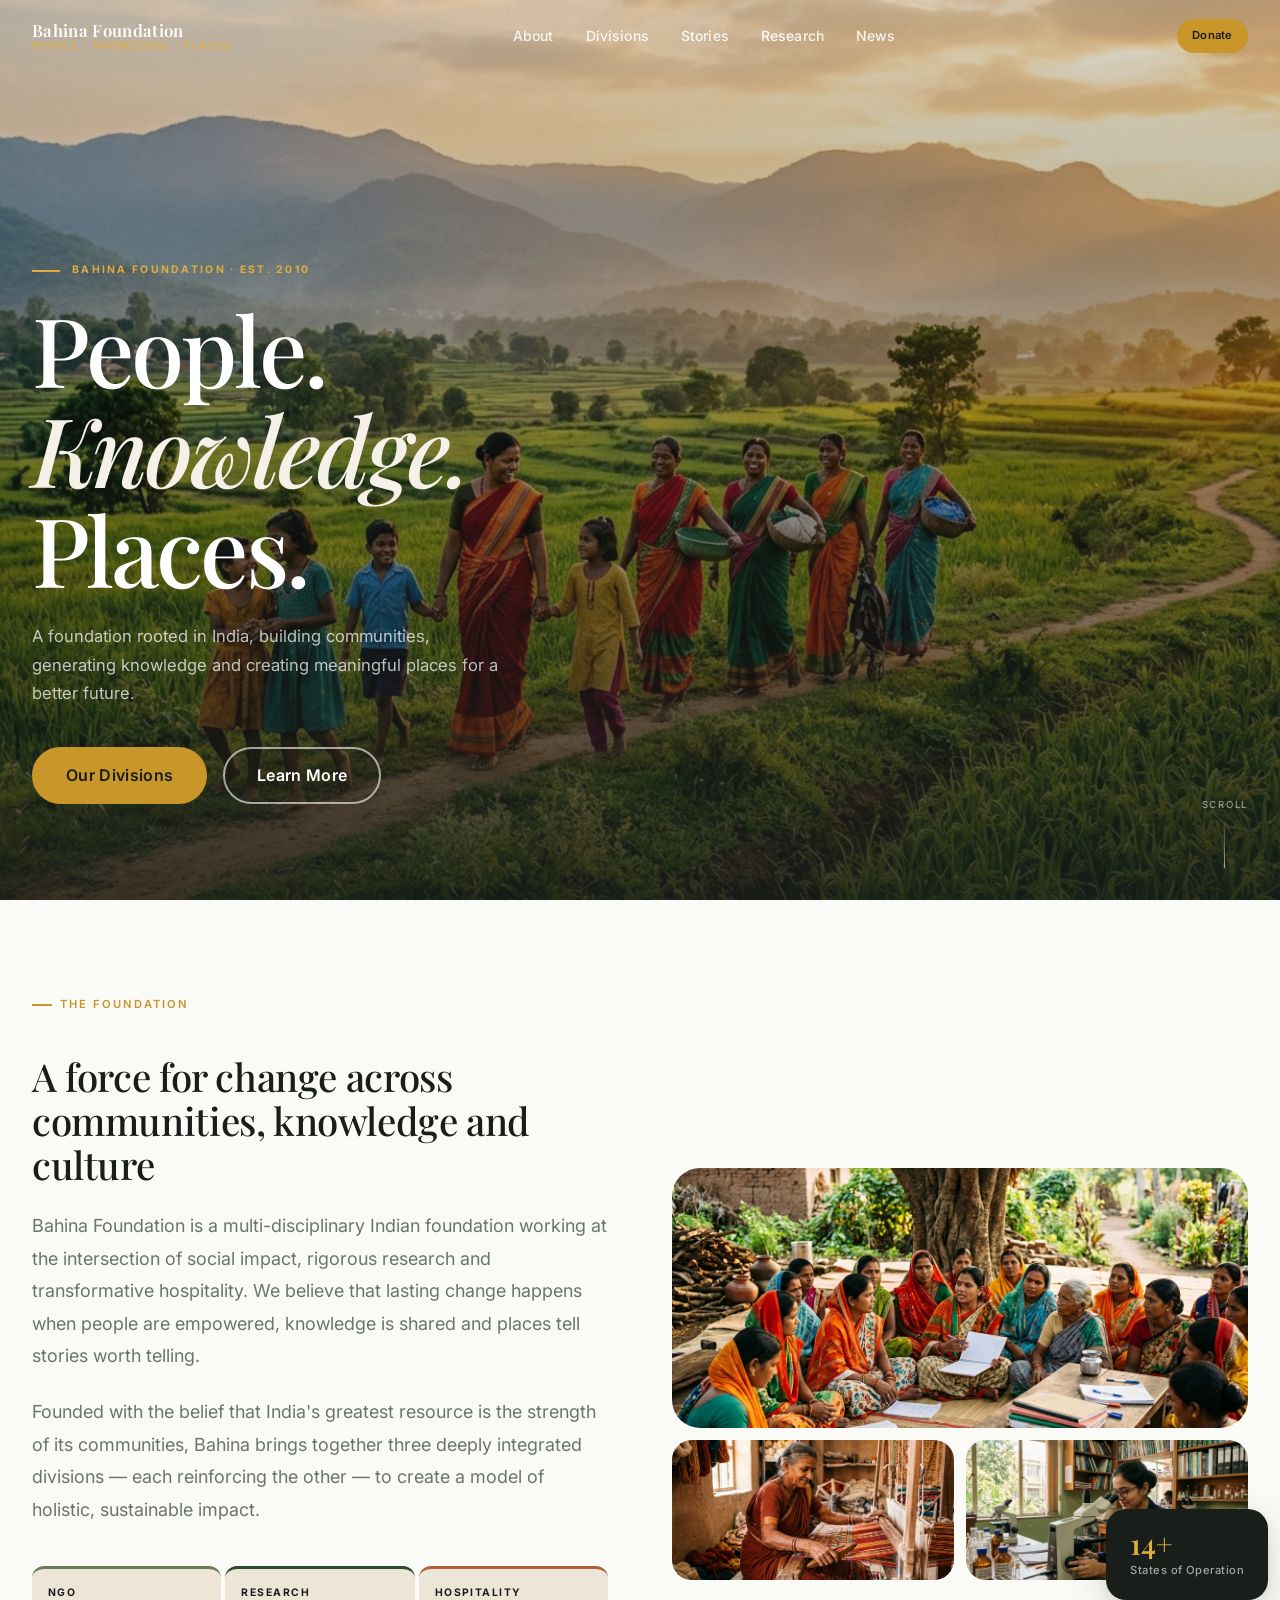
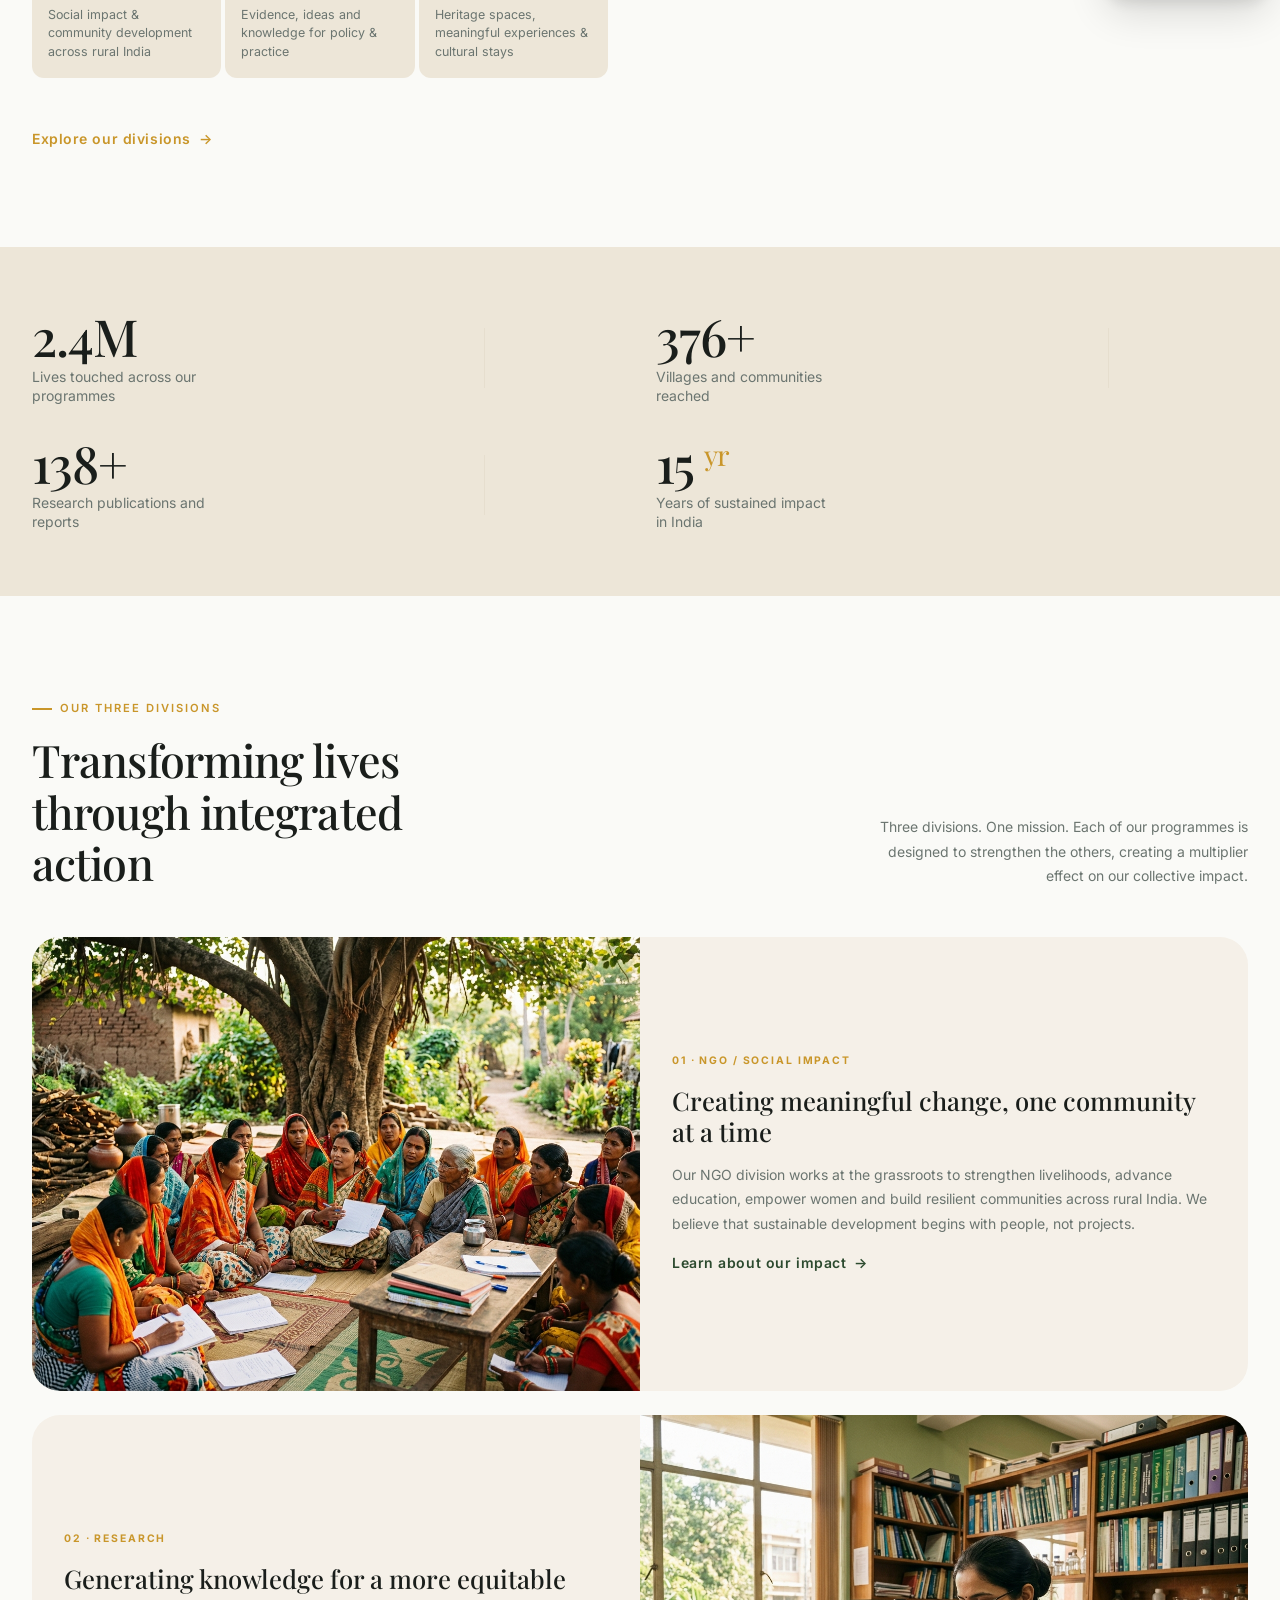
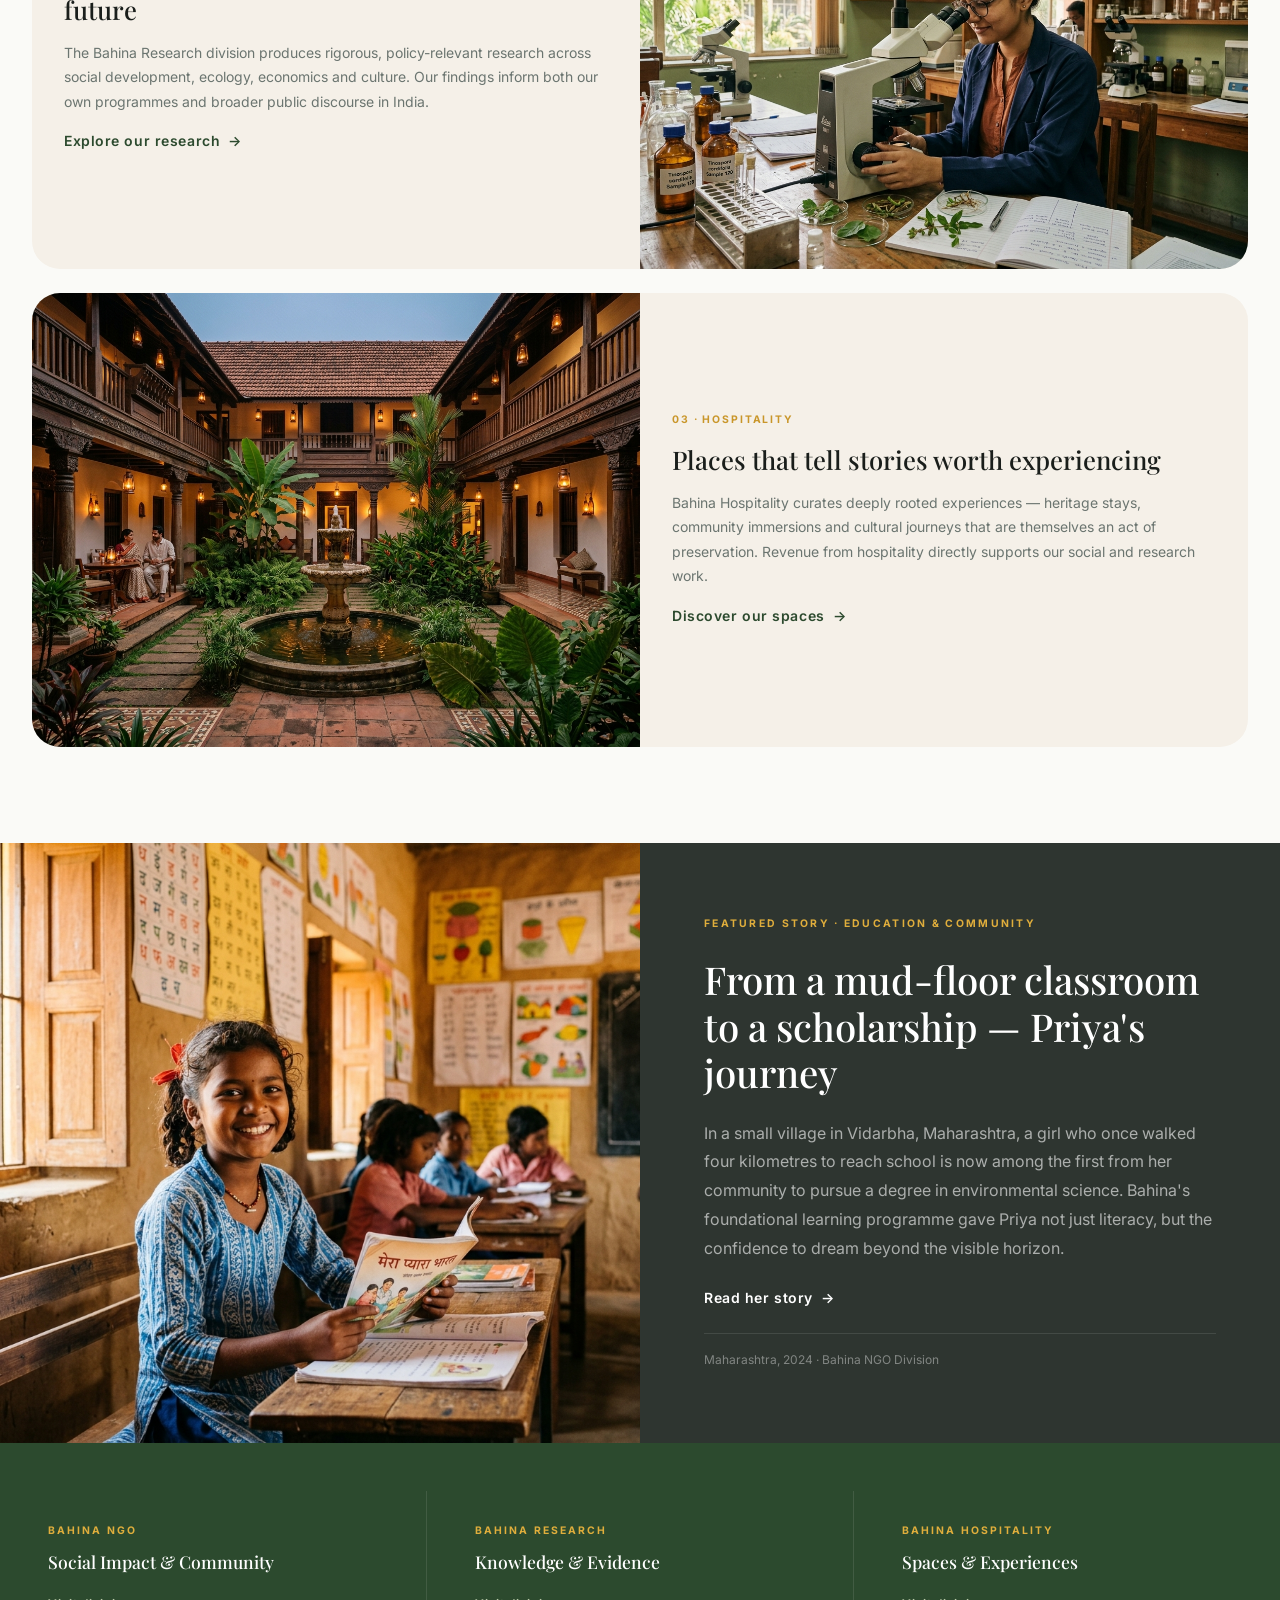
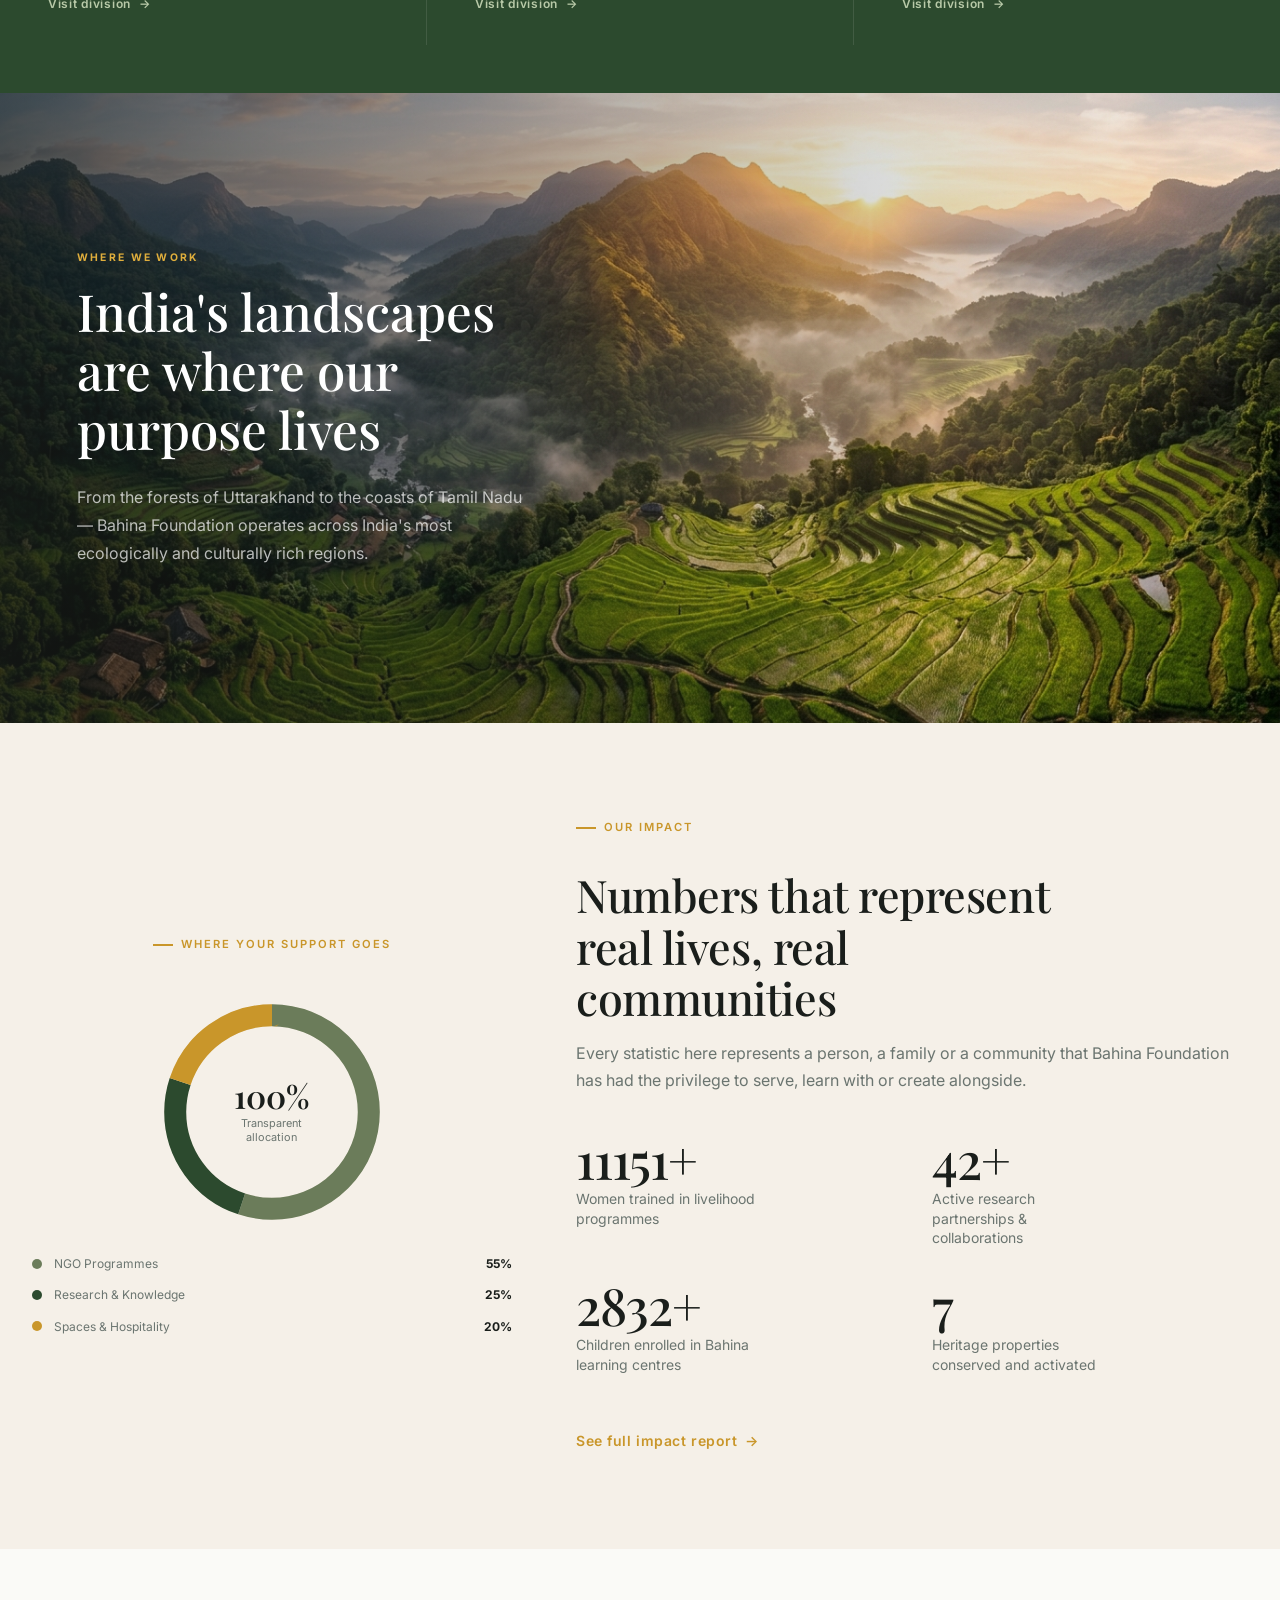
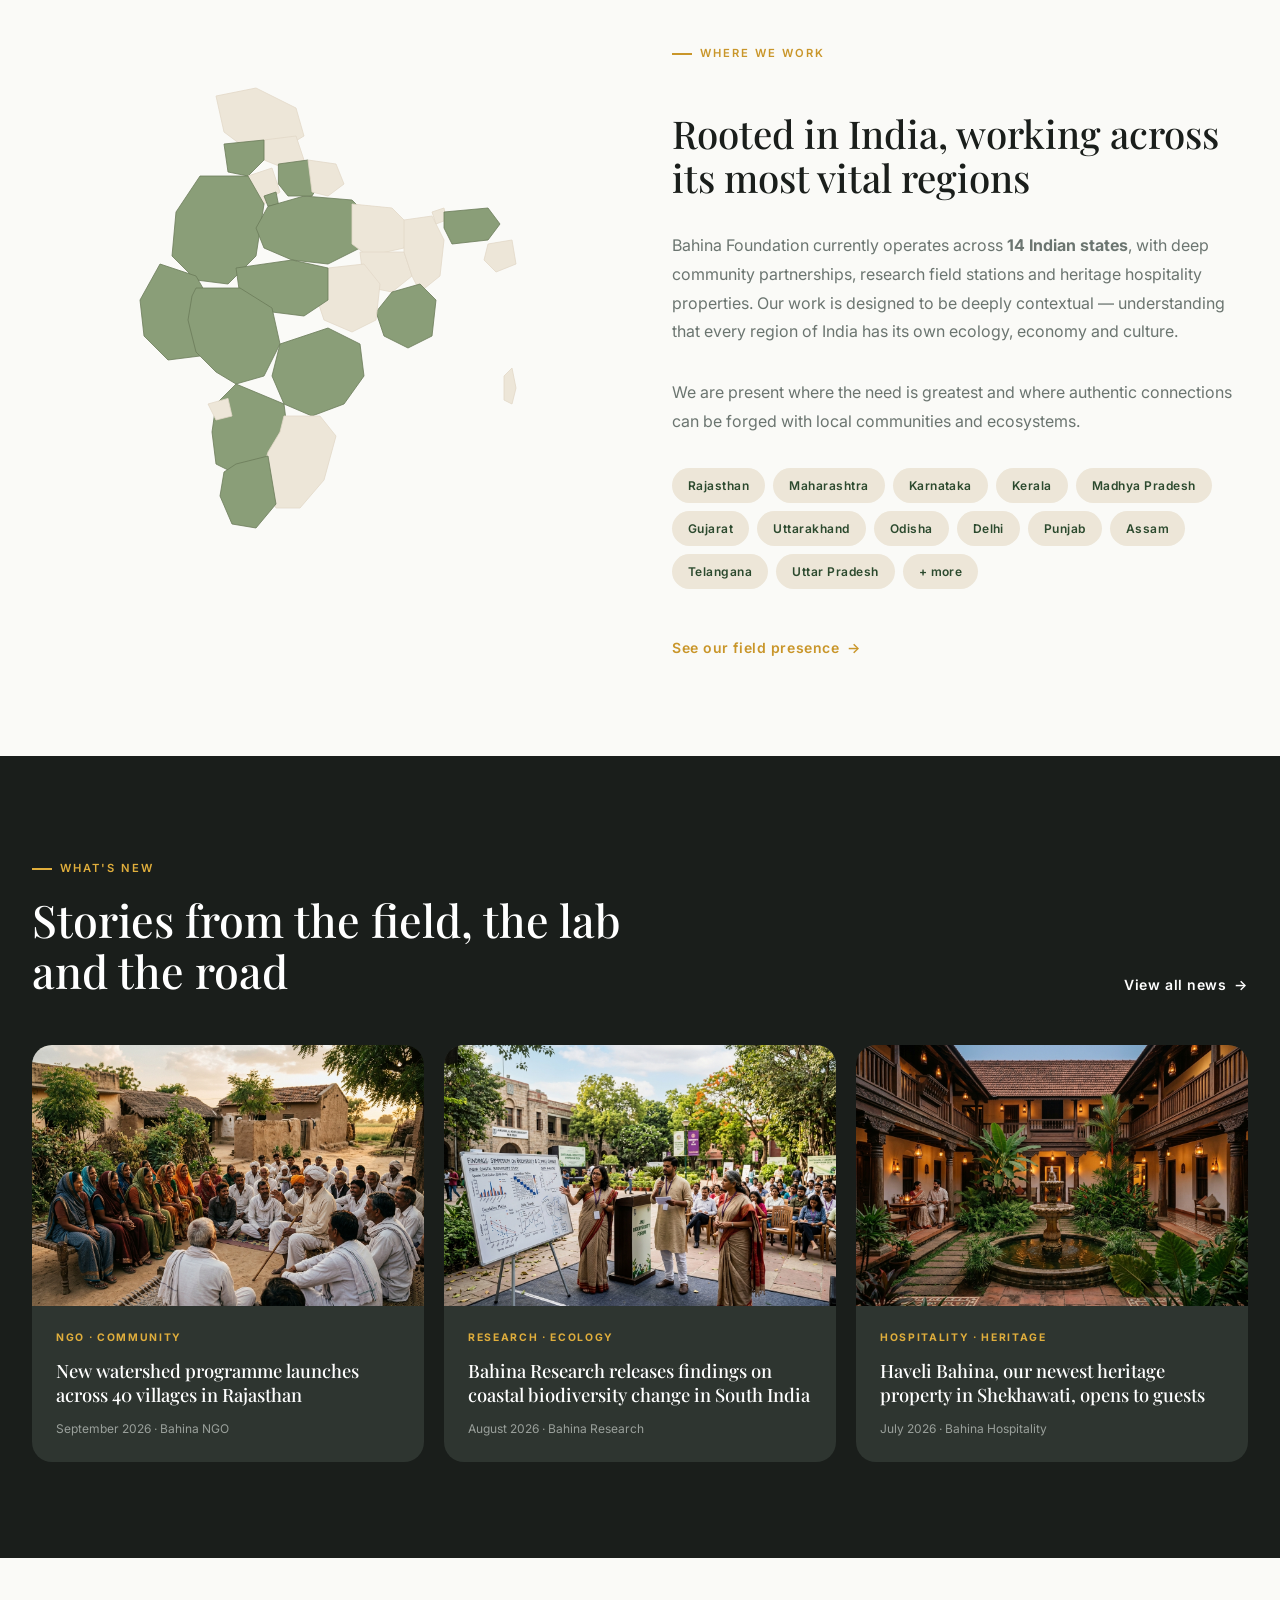
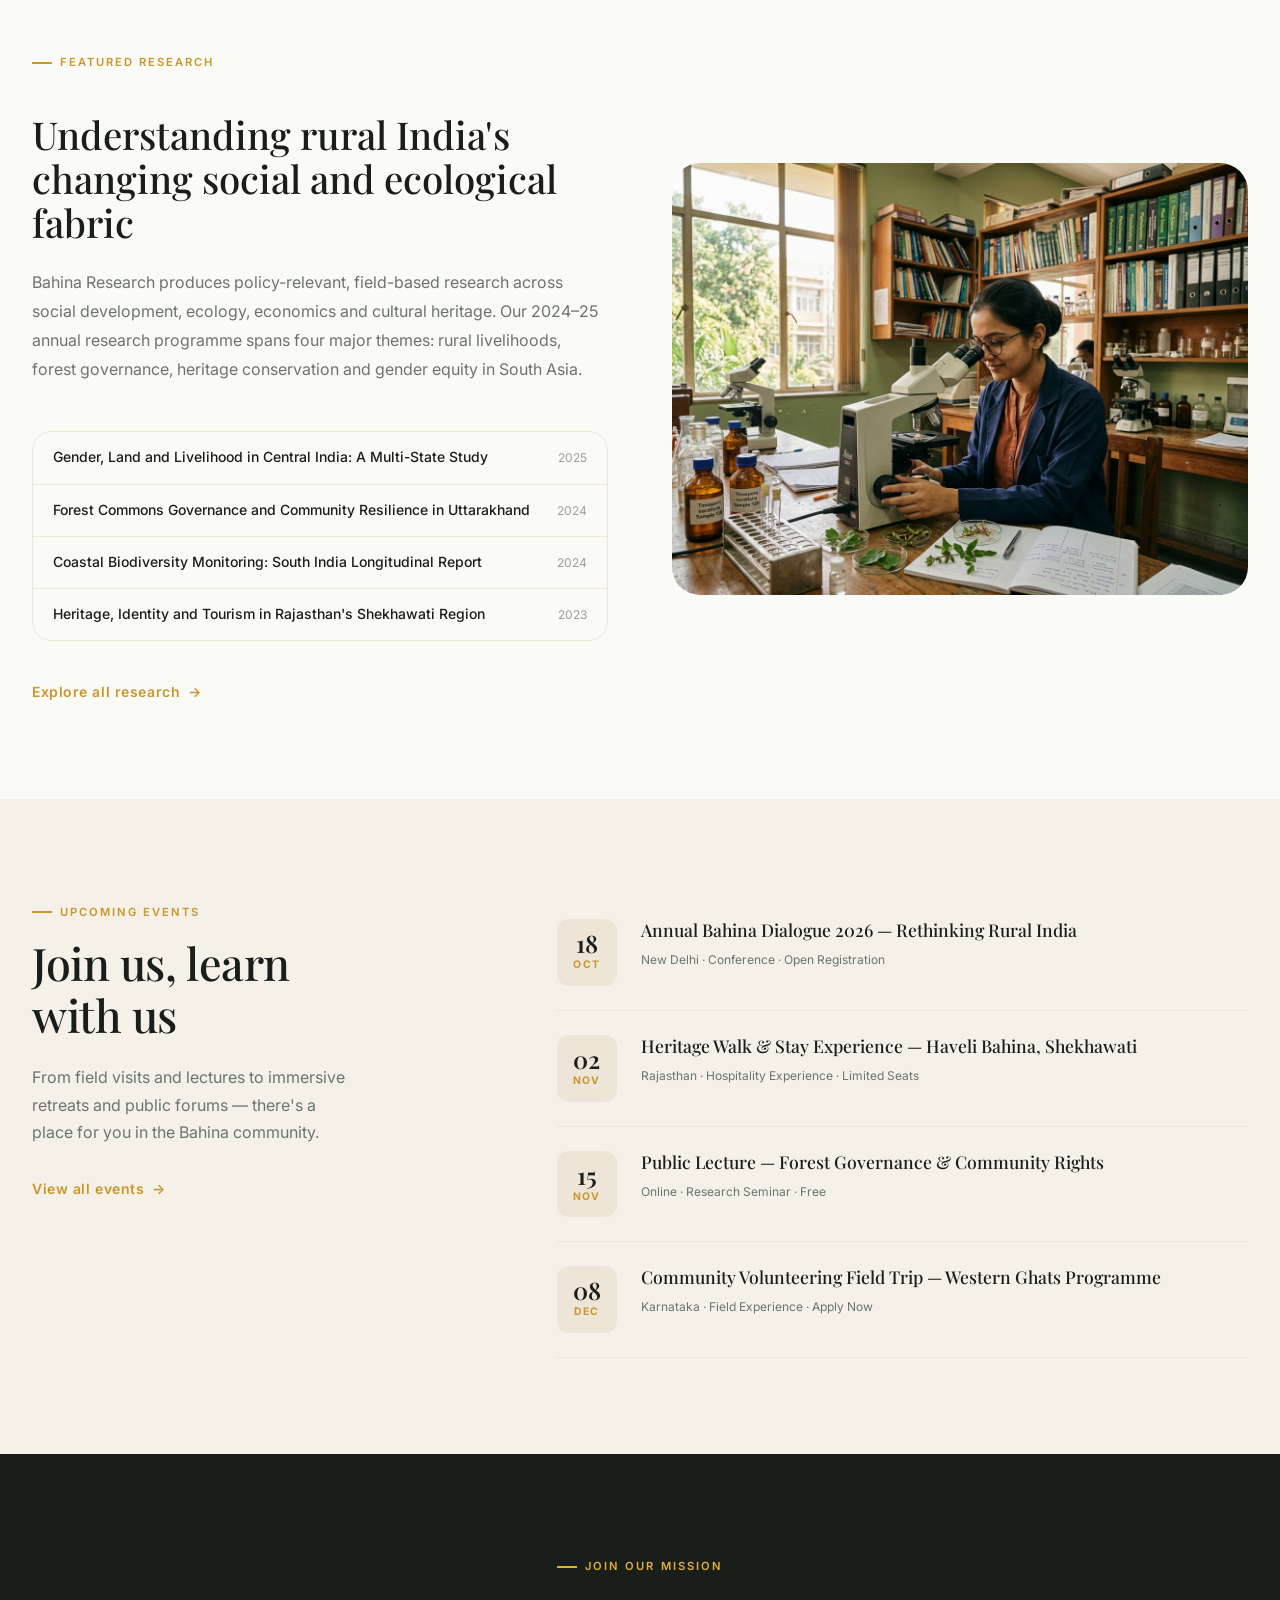
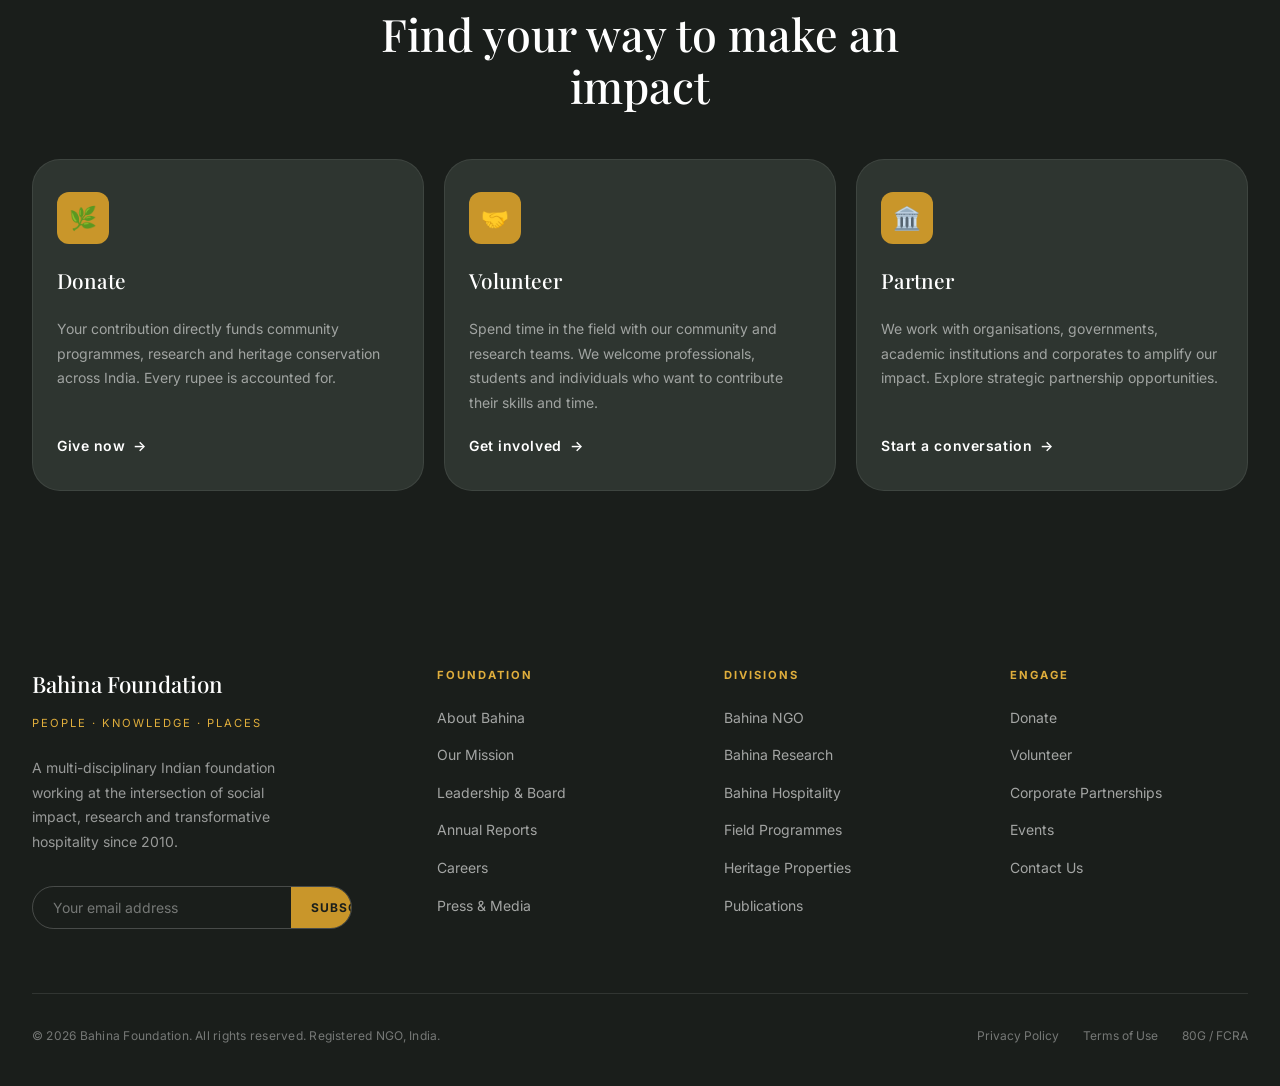
<file: index.html>
<!DOCTYPE html>
<html lang="en">
<head>
  <meta charset="UTF-8">
  <meta name="viewport" content="width=device-width, initial-scale=1.0">
  <meta name="description" content="Bahina Foundation — People, Knowledge, Places. A foundation working across social impact, research and hospitality to create lasting change in India.">
  <title>Bahina Foundation — People · Knowledge · Places</title>
  <link rel="stylesheet" href="css/global.css">
  <link rel="stylesheet" href="css/components.css">
  <link rel="stylesheet" href="css/home.css">
</head>
<body>

  <!-- ==================== NAVIGATION ==================== -->
  <nav class="nav" id="main-nav" data-transparent="true" role="navigation" aria-label="Main navigation">
    <div class="nav__inner">
      <a href="index.html" class="nav__logo" aria-label="Bahina Foundation Home">
        <span class="nav__logo-name">Bahina Foundation</span>
        <span class="nav__logo-tagline">People · Knowledge · Places</span>
      </a>
      <ul class="nav__links" role="list">
        <li><a href="#about" class="nav__link">About</a></li>
        <li><a href="#programs" class="nav__link">Divisions</a></li>
        <li><a href="#stories" class="nav__link">Stories</a></li>
        <li><a href="research.html" class="nav__link">Research</a></li>
        <li><a href="#news" class="nav__link">News</a></li>
      </ul>
      <div class="nav__actions">
        <a href="#get-involved" class="btn btn-primary btn-sm">Donate</a>
        <button class="nav__hamburger" id="hamburger" aria-label="Toggle menu" aria-expanded="false">
          <span></span><span></span><span></span>
        </button>
      </div>
    </div>
    <!-- Mobile menu -->
    <div class="nav__mobile" id="mobile-menu" role="menu">
      <a href="#about" class="nav__mobile-link">About</a>
      <a href="ngo.html" class="nav__mobile-link">NGO</a>
      <a href="research.html" class="nav__mobile-link">Research</a>
      <a href="hospitality.html" class="nav__mobile-link">Hospitality</a>
      <a href="#stories" class="nav__mobile-link">Stories</a>
      <a href="#news" class="nav__mobile-link">News</a>
      <a href="#get-involved" class="btn btn-primary" style="margin-top:0.5rem">Donate</a>
    </div>
  </nav>

  <main>
    <!-- ==================== HERO ==================== -->
    <section class="hero" id="hero" aria-label="Hero">
      <div class="hero__bg">
        <img src="assets/images/hero_main.jpg" alt="Indian women and children walking through lush green fields at golden hour" loading="eager" fetchpriority="high">
      </div>
      <div class="hero__overlay"></div>

      <div class="hero__content">
        <p class="hero__eyebrow">Bahina Foundation · Est. 2010</p>
        <h1 class="hero__headline">
          People.<br><em>Knowledge.</em><br>Places.
        </h1>
        <p class="hero__sub">A foundation rooted in India, building communities, generating knowledge and creating meaningful places for a better future.</p>
        <div class="hero__actions">
          <a href="#programs" class="btn btn-primary btn-lg btn-icon">Our Divisions</a>
          <a href="#about" class="btn btn-outline-white btn-lg">Learn More</a>
        </div>
      </div>

      <div class="hero__scroll" aria-hidden="true">
        <span>Scroll</span>
        <div class="hero__scroll-line"></div>
      </div>
    </section>

    <!-- ==================== FOUNDATION INTRO ==================== -->
    <section class="intro section" id="about" aria-label="About Bahina Foundation">
      <div class="container">
        <div class="intro__grid">
          <!-- Text column -->
          <div class="intro__text">
            <p class="section-label">The Foundation</p>
            <h2 class="intro__headline reveal">
              A force for change across communities, knowledge and culture
            </h2>
            <p class="intro__body reveal reveal-delay-1">
              Bahina Foundation is a multi-disciplinary Indian foundation working at the intersection of social impact, rigorous research and transformative hospitality. We believe that lasting change happens when people are empowered, knowledge is shared and places tell stories worth telling.
            </p>
            <p class="intro__body reveal reveal-delay-2">
              Founded with the belief that India's greatest resource is the strength of its communities, Bahina brings together three deeply integrated divisions — each reinforcing the other — to create a model of holistic, sustainable impact.
            </p>
            <!-- Division quick-links -->
            <div class="intro__divs reveal reveal-delay-3">
              <a href="ngo.html" class="intro__div-item">
                <div class="intro__div-name">NGO</div>
                <div class="intro__div-desc">Social impact & community development across rural India</div>
              </a>
              <a href="research.html" class="intro__div-item">
                <div class="intro__div-name">Research</div>
                <div class="intro__div-desc">Evidence, ideas and knowledge for policy & practice</div>
              </a>
              <a href="hospitality.html" class="intro__div-item">
                <div class="intro__div-name">Hospitality</div>
                <div class="intro__div-desc">Heritage spaces, meaningful experiences & cultural stays</div>
              </a>
            </div>
            <div class="reveal reveal-delay-4" style="margin-top:1.5rem">
              <a href="#programs" class="arrow-link gold">Explore our divisions</a>
            </div>
          </div>

          <!-- Media collage -->
          <div class="intro__media reveal reveal-delay-2">
            <img class="intro__img-main" src="assets/images/ngo_card.jpg" alt="Rural Indian women's self-help group meeting outdoors" loading="lazy">
            <img class="intro__img-small" src="assets/images/intro_collage.jpg" alt="Indian woman weaving colorful textiles" loading="lazy">
            <img class="intro__img-small" src="assets/images/research_card.jpg" alt="Indian researcher examining plant specimens" loading="lazy">
            <!-- Floating stat card -->
            <div class="intro__float-card">
              <div class="stat-card dark">
                <div class="stat-card__num" data-counter="14" data-suffix="+" data-animated="">14+</div>
                <div class="stat-card__label">States of Operation</div>
              </div>
            </div>
          </div>
        </div>
      </div>
    </section>

    <!-- ==================== STATS BAR ==================== -->
    <section class="stats-bar section-sm" aria-label="Impact statistics">
      <div class="container">
        <div class="stats-bar__inner">
          <div class="stat-block reveal">
            <div class="stat-block__number">
              <span data-counter="2.4" data-suffix="M" data-decimals="1">2.4M</span>
            </div>
            <div class="stat-block__label">Lives touched across our programmes</div>
          </div>
          <div class="stats-bar__divider" aria-hidden="true"></div>
          <div class="stat-block reveal reveal-delay-1">
            <div class="stat-block__number">
              <span data-counter="380" data-suffix="+">380+</span>
            </div>
            <div class="stat-block__label">Villages and communities reached</div>
          </div>
          <div class="stats-bar__divider" aria-hidden="true"></div>
          <div class="stat-block reveal reveal-delay-2">
            <div class="stat-block__number">
              <span data-counter="140" data-suffix="+">140+</span>
            </div>
            <div class="stat-block__label">Research publications and reports</div>
          </div>
          <div class="stats-bar__divider" aria-hidden="true"></div>
          <div class="stat-block reveal reveal-delay-3">
            <div class="stat-block__number">
              <span data-counter="15">15</span>
              <span class="suffix">yr</span>
            </div>
            <div class="stat-block__label">Years of sustained impact in India</div>
          </div>
        </div>
      </div>
    </section>

    <!-- ==================== CORE DIVISIONS / PROGRAMS ==================== -->
    <section class="programs section" id="programs" aria-label="Our divisions">
      <div class="container">
        <div class="programs__header">
          <div>
            <p class="section-label">Our Three Divisions</p>
            <h2 class="programs__headline reveal">
              Transforming lives through integrated action
            </h2>
          </div>
          <p class="programs__desc reveal reveal-delay-1">
            Three divisions. One mission. Each of our programmes is designed to strengthen the others, creating a multiplier effect on our collective impact.
          </p>
        </div>

        <div class="programs__list">
          <!-- NGO Card -->
          <article class="program-card reveal" aria-label="NGO Division">
            <img class="program-card__image" src="assets/images/ngo_card.jpg" alt="Indian women's community group meeting under a banyan tree" loading="lazy">
            <div class="program-card__content">
              <span class="program-card__tag">01 · NGO / Social Impact</span>
              <h3 class="program-card__title">Creating meaningful change, one community at a time</h3>
              <p class="program-card__desc">
                Our NGO division works at the grassroots to strengthen livelihoods, advance education, empower women and build resilient communities across rural India. We believe that sustainable development begins with people, not projects.
              </p>
              <a href="ngo.html" class="arrow-link" aria-label="Learn more about our NGO division">Learn about our impact</a>
            </div>
          </article>

          <!-- Research Card -->
          <article class="program-card reverse reveal" aria-label="Research Division">
            <img class="program-card__image" src="assets/images/research_card.jpg" alt="Indian scientist examining plant specimens in a research laboratory" loading="lazy">
            <div class="program-card__content">
              <span class="program-card__tag">02 · Research</span>
              <h3 class="program-card__title">Generating knowledge for a more equitable future</h3>
              <p class="program-card__desc">
                The Bahina Research division produces rigorous, policy-relevant research across social development, ecology, economics and culture. Our findings inform both our own programmes and broader public discourse in India.
              </p>
              <a href="research.html" class="arrow-link" aria-label="Learn more about our research">Explore our research</a>
            </div>
          </article>

          <!-- Hospitality Card -->
          <article class="program-card reveal" aria-label="Hospitality Division">
            <img class="program-card__image" src="assets/images/hospitality_card.jpg" alt="Heritage Indian hotel courtyard with fountain and lanterns" loading="lazy">
            <div class="program-card__content">
              <span class="program-card__tag">03 · Hospitality</span>
              <h3 class="program-card__title">Places that tell stories worth experiencing</h3>
              <p class="program-card__desc">
                Bahina Hospitality curates deeply rooted experiences — heritage stays, community immersions and cultural journeys that are themselves an act of preservation. Revenue from hospitality directly supports our social and research work.
              </p>
              <a href="hospitality.html" class="arrow-link" aria-label="Learn more about our hospitality offerings">Discover our spaces</a>
            </div>
          </article>
        </div>
      </div>
    </section>

    <!-- ==================== FEATURED STORY ==================== -->
    <section class="featured-story" id="stories" aria-label="Featured story">
      <div class="featured-story__grid">
        <div class="featured-story__media">
          <img class="featured-story__img" src="assets/images/featured_story.jpg" alt="Indian girl smiling in a village classroom holding a textbook" loading="lazy">
        </div>
        <div class="featured-story__content">
          <p class="featured-story__issue">Featured Story · Education & Community</p>
          <h2 class="featured-story__title">
            From a mud-floor classroom to a scholarship — Priya's journey
          </h2>
          <p class="featured-story__excerpt">
            In a small village in Vidarbha, Maharashtra, a girl who once walked four kilometres to reach school is now among the first from her community to pursue a degree in environmental science. Bahina's foundational learning programme gave Priya not just literacy, but the confidence to dream beyond the visible horizon.
          </p>
          <a href="#" class="arrow-link light" aria-label="Read Priya's full story">Read her story</a>
          <p class="featured-story__meta">Maharashtra, 2024 · Bahina NGO Division</p>
        </div>
      </div>
    </section>

    <!-- ==================== DIVISION STRIP ==================== -->
    <div class="division-strip" role="complementary" aria-label="Division navigation">
      <div class="division-strip__inner container" style="padding:0; max-width:100%">
        <a href="ngo.html" class="division-strip__item" style="padding-inline: clamp(1rem, 4vw, 3rem)">
          <span class="division-strip__name">Bahina NGO</span>
          <span class="division-strip__title">Social Impact & Community</span>
          <span class="division-strip__link">Visit division</span>
        </a>
        <a href="research.html" class="division-strip__item" style="padding-inline: clamp(1rem, 4vw, 3rem)">
          <span class="division-strip__name">Bahina Research</span>
          <span class="division-strip__title">Knowledge & Evidence</span>
          <span class="division-strip__link">Visit division</span>
        </a>
        <a href="hospitality.html" class="division-strip__item" style="padding-inline: clamp(1rem, 4vw, 3rem)">
          <span class="division-strip__name">Bahina Hospitality</span>
          <span class="division-strip__title">Spaces & Experiences</span>
          <span class="division-strip__link">Visit division</span>
        </a>
      </div>
    </div>

    <!-- ==================== FULL-BLEED PHOTOGRAPHY ==================== -->
    <section class="fullbleed" aria-label="India landscape">
      <img class="fullbleed__img" src="assets/images/fullbleed.jpg" alt="Terraced rice fields in the Western Ghats at sunrise with mist in the valleys" loading="lazy">
      <div class="fullbleed__overlay">
        <div class="fullbleed__caption" style="padding-left: clamp(1.5rem, 6vw, 8rem)">
          <p class="fullbleed__label">Where we work</p>
          <h2 class="fullbleed__headline">India's landscapes are where our purpose lives</h2>
          <p class="fullbleed__sub">From the forests of Uttarakhand to the coasts of Tamil Nadu — Bahina Foundation operates across India's most ecologically and culturally rich regions.</p>
        </div>
      </div>
    </section>

    <!-- ==================== IMPACT METRICS ==================== -->
    <section class="impact section" id="impact" aria-label="Impact metrics">
      <div class="container">
        <div class="impact__grid">
          <!-- Chart side -->
          <div class="impact__chart-wrap reveal">
            <p class="section-label">Where your support goes</p>
            <div class="impact__donut" role="img" aria-label="Donut chart showing fund allocation">
              <svg viewBox="0 0 200 200">
                <circle cx="100" cy="100" r="88" fill="none" stroke="#EDE6D8" stroke-width="20"/>
                <!-- Segments: programme 55%, research 25%, hospitality 20% -->
                <circle class="segment" cx="100" cy="100" r="88"
                  fill="none" stroke="#6B7C5A" stroke-width="20"
                  data-pct="55"
                  stroke-dasharray="302.4 247.6" stroke-dashoffset="0"/>
                <circle class="segment" cx="100" cy="100" r="88"
                  fill="none" stroke="#2C4A2E" stroke-width="20"
                  data-pct="25"
                  stroke-dasharray="138.2 411.8" stroke-dashoffset="-302.4"/>
                <circle class="segment" cx="100" cy="100" r="88"
                  fill="none" stroke="#C9962A" stroke-width="20"
                  data-pct="20"
                  stroke-dasharray="110.5 439.5" stroke-dashoffset="-440.6"/>
              </svg>
              <div class="impact__donut-center">
                <div class="impact__donut-num">100%</div>
                <div class="impact__donut-label">Transparent allocation</div>
              </div>
            </div>
            <div class="impact__legend" role="list">
              <div class="impact__legend-item" role="listitem">
                <div class="impact__legend-dot" style="background:#6B7C5A" aria-hidden="true"></div>
                <span class="impact__legend-label">NGO Programmes</span>
                <span class="impact__legend-pct">55%</span>
              </div>
              <div class="impact__legend-item" role="listitem">
                <div class="impact__legend-dot" style="background:#2C4A2E" aria-hidden="true"></div>
                <span class="impact__legend-label">Research & Knowledge</span>
                <span class="impact__legend-pct">25%</span>
              </div>
              <div class="impact__legend-item" role="listitem">
                <div class="impact__legend-dot" style="background:#C9962A" aria-hidden="true"></div>
                <span class="impact__legend-label">Spaces & Hospitality</span>
                <span class="impact__legend-pct">20%</span>
              </div>
            </div>
          </div>

          <!-- Stats side -->
          <div class="impact__stats">
            <div class="impact__stats-header">
              <p class="section-label">Our Impact</p>
              <h2 class="h-2 reveal" style="color:var(--c-charcoal); max-width:480px">
                Numbers that represent real lives, real communities
              </h2>
              <p class="body-base reveal reveal-delay-1">
                Every statistic here represents a person, a family or a community that Bahina Foundation has had the privilege to serve, learn with or create alongside.
              </p>
            </div>
            <div class="impact__stats-grid">
              <div class="stat-block reveal">
                <div class="stat-block__number"><span data-counter="12600" data-suffix="+">12,600+</span></div>
                <div class="stat-block__label">Women trained in livelihood programmes</div>
              </div>
              <div class="stat-block reveal reveal-delay-1">
                <div class="stat-block__number"><span data-counter="48" data-suffix="+">48+</span></div>
                <div class="stat-block__label">Active research partnerships & collaborations</div>
              </div>
              <div class="stat-block reveal reveal-delay-2">
                <div class="stat-block__number"><span data-counter="3200" data-suffix="+">3,200+</span></div>
                <div class="stat-block__label">Children enrolled in Bahina learning centres</div>
              </div>
              <div class="stat-block reveal reveal-delay-3">
                <div class="stat-block__number"><span data-counter="8">8</span></div>
                <div class="stat-block__label">Heritage properties conserved and activated</div>
              </div>
            </div>
            <a href="ngo.html" class="arrow-link gold reveal" style="margin-top:1rem">See full impact report</a>
          </div>
        </div>
      </div>
    </section>

    <!-- ==================== WHERE WE WORK — INDIA MAP ==================== -->
    <section class="map-section section" id="where-we-work" aria-label="Where we work in India">
      <div class="container">
        <div class="map-section__grid">
          <div class="map-section__map">
            <svg class="india-map" viewBox="0 0 600 700" aria-label="Map of India showing Bahina Foundation's areas of operation">
              <!-- Simplified India SVG paths grouped by region -->
              <!-- Jammu & Kashmir -->
              <path d="M170 30 L220 20 L270 45 L280 80 L255 95 L230 85 L200 90 L180 75 Z"/>
              <!-- Himachal Pradesh -->
              <path d="M230 85 L270 80 L280 110 L255 120 L230 110 Z"/>
              <!-- Punjab -->
              <path d="M180 90 L230 85 L230 110 L210 130 L185 125 Z" class="active" data-state="Punjab"/>
              <!-- Haryana -->
              <path d="M210 130 L240 120 L250 150 L230 165 L210 155 Z"/>
              <!-- Delhi -->
              <path d="M230 155 L245 150 L248 165 L235 168 Z" class="active" data-state="Delhi"/>
              <!-- Rajasthan -->
              <path d="M150 130 L210 130 L230 165 L220 230 L185 265 L145 260 L115 230 L120 175 Z" class="active" data-state="Rajasthan"/>
              <!-- Uttar Pradesh -->
              <path d="M235 168 L280 155 L340 160 L360 180 L350 220 L310 240 L265 235 L230 220 L220 195 Z" class="active" data-state="Uttar Pradesh"/>
              <!-- Bihar -->
              <path d="M340 165 L390 170 L410 190 L405 220 L360 230 L340 215 Z"/>
              <!-- Jharkhand -->
              <path d="M350 225 L405 225 L415 255 L390 275 L355 268 Z"/>
              <!-- West Bengal -->
              <path d="M405 185 L440 180 L455 210 L450 255 L425 275 L415 255 L405 225 L405 185 Z"/>
              <!-- Sikkim -->
              <path d="M440 175 L455 170 L458 185 L445 190 Z"/>
              <!-- Assam -->
              <path d="M455 175 L510 170 L525 190 L510 210 L465 215 L455 195 Z" class="active" data-state="Assam"/>
              <!-- Meghalaya / Manipur / Nagaland -->
              <path d="M510 215 L540 210 L545 240 L520 250 L505 235 Z"/>
              <!-- Odisha -->
              <path d="M390 275 L425 265 L445 285 L440 330 L410 345 L380 330 L370 300 Z" class="active" data-state="Odisha"/>
              <!-- Chhattisgarh -->
              <path d="M310 245 L355 240 L375 265 L370 310 L340 325 L305 310 L295 280 Z"/>
              <!-- Madhya Pradesh -->
              <path d="M195 245 L265 235 L310 245 L310 285 L280 305 L240 300 L200 280 Z" class="active" data-state="Madhya Pradesh"/>
              <!-- Gujarat -->
              <path d="M100 240 L145 255 L165 290 L175 330 L150 355 L110 360 L80 330 L75 285 Z" class="active" data-state="Gujarat"/>
              <!-- Maharashtra -->
              <path d="M145 270 L200 270 L240 295 L250 340 L230 380 L195 390 L170 375 L145 350 L135 310 L140 280 Z" class="active" data-state="Maharashtra"/>
              <!-- Andhra Pradesh / Telangana -->
              <path d="M250 340 L310 320 L350 340 L355 380 L330 415 L290 430 L255 415 L240 380 Z" class="active" data-state="Telangana & AP"/>
              <!-- Karnataka -->
              <path d="M195 390 L255 415 L260 455 L235 490 L200 505 L170 490 L165 450 L170 415 Z" class="active" data-state="Karnataka"/>
              <!-- Tamil Nadu -->
              <path d="M255 430 L300 430 L320 455 L305 510 L275 545 L245 545 L225 510 L235 475 L250 450 Z"/>
              <!-- Kerala -->
              <path d="M195 490 L235 480 L245 540 L220 570 L190 565 L175 530 L180 500 Z" class="active" data-state="Kerala"/>
              <!-- Goa -->
              <path d="M160 415 L185 408 L190 430 L170 435 Z"/>
              <!-- Uttarakhand -->
              <path d="M248 115 L285 110 L305 130 L290 155 L260 155 L248 140 Z" class="active" data-state="Uttarakhand"/>
              <!-- Himachal labels only region -->
              <path d="M285 110 L320 115 L330 140 L310 155 L290 150 Z"/>
              <!-- Andaman (abstract) -->
              <path d="M530 380 L540 370 L545 395 L540 415 L530 410 Z"/>
            </svg>
          </div>

          <div class="map-section__content">
            <p class="section-label">Where We Work</p>
            <h2 class="map-section__headline reveal">
              Rooted in India, working across its most vital regions
            </h2>
            <p class="map-section__body reveal reveal-delay-1">
              Bahina Foundation currently operates across <strong>14 Indian states</strong>, with deep community partnerships, research field stations and heritage hospitality properties. Our work is designed to be deeply contextual — understanding that every region of India has its own ecology, economy and culture.
            </p>
            <p class="map-section__body reveal reveal-delay-2">
              We are present where the need is greatest and where authentic connections can be forged with local communities and ecosystems.
            </p>
            <div class="map-section__states reveal reveal-delay-3">
              <span class="map-section__state-tag">Rajasthan</span>
              <span class="map-section__state-tag">Maharashtra</span>
              <span class="map-section__state-tag">Karnataka</span>
              <span class="map-section__state-tag">Kerala</span>
              <span class="map-section__state-tag">Madhya Pradesh</span>
              <span class="map-section__state-tag">Gujarat</span>
              <span class="map-section__state-tag">Uttarakhand</span>
              <span class="map-section__state-tag">Odisha</span>
              <span class="map-section__state-tag">Delhi</span>
              <span class="map-section__state-tag">Punjab</span>
              <span class="map-section__state-tag">Assam</span>
              <span class="map-section__state-tag">Telangana</span>
              <span class="map-section__state-tag">Uttar Pradesh</span>
              <span class="map-section__state-tag">+ more</span>
            </div>
            <a href="ngo.html" class="arrow-link gold reveal reveal-delay-4" style="margin-top:1rem">See our field presence</a>
          </div>
        </div>
      </div>
    </section>

    <!-- ==================== NEWS / WHAT'S NEW ==================== -->
    <section class="news section" id="news" aria-label="Latest news">
      <div class="container">
        <div class="news__header">
          <div>
            <p class="section-label light">What's New</p>
            <h2 class="news__headline reveal">
              Stories from the field, the lab<br>and the road
            </h2>
          </div>
          <a href="#" class="arrow-link light reveal reveal-delay-1">View all news</a>
        </div>
        <div class="news__grid">
          <article class="article-card reveal" aria-label="News article 1">
            <img class="article-card__image" src="assets/images/news1.jpg" alt="Indian community gathering for a village meeting at sunset" loading="lazy">
            <div class="article-card__content">
              <span class="article-card__tag">NGO · Community</span>
              <h3 class="article-card__title">New watershed programme launches across 40 villages in Rajasthan</h3>
              <p class="article-card__meta">September 2026 · Bahina NGO</p>
            </div>
          </article>
          <article class="article-card reveal reveal-delay-1" aria-label="News article 2">
            <img class="article-card__image" src="assets/images/news2.jpg" alt="Indian researchers presenting at an outdoor biodiversity symposium" loading="lazy">
            <div class="article-card__content">
              <span class="article-card__tag">Research · Ecology</span>
              <h3 class="article-card__title">Bahina Research releases findings on coastal biodiversity change in South India</h3>
              <p class="article-card__meta">August 2026 · Bahina Research</p>
            </div>
          </article>
          <article class="article-card reveal reveal-delay-2" aria-label="News article 3">
            <img class="article-card__image" src="assets/images/hospitality_card.jpg" alt="Heritage Indian hotel courtyard at twilight" loading="lazy">
            <div class="article-card__content">
              <span class="article-card__tag">Hospitality · Heritage</span>
              <h3 class="article-card__title">Haveli Bahina, our newest heritage property in Shekhawati, opens to guests</h3>
              <p class="article-card__meta">July 2026 · Bahina Hospitality</p>
            </div>
          </article>
        </div>
      </div>
    </section>

    <!-- ==================== FEATURED RESEARCH ==================== -->
    <section class="research-feature section" aria-label="Featured research">
      <div class="container">
        <div class="research-feature__grid">
          <div class="research-feature__content">
            <p class="section-label">Featured Research</p>
            <h2 class="research-feature__headline reveal">
              Understanding rural India's changing social and ecological fabric
            </h2>
            <p class="research-feature__excerpt reveal reveal-delay-1">
              Bahina Research produces policy-relevant, field-based research across social development, ecology, economics and cultural heritage. Our 2024–25 annual research programme spans four major themes: rural livelihoods, forest governance, heritage conservation and gender equity in South Asia.
            </p>
            <div class="research-papers reveal reveal-delay-2">
              <div class="research-paper-item">
                <span class="research-paper-item__title">Gender, Land and Livelihood in Central India: A Multi-State Study</span>
                <span class="research-paper-item__year">2025</span>
              </div>
              <div class="research-paper-item">
                <span class="research-paper-item__title">Forest Commons Governance and Community Resilience in Uttarakhand</span>
                <span class="research-paper-item__year">2024</span>
              </div>
              <div class="research-paper-item">
                <span class="research-paper-item__title">Coastal Biodiversity Monitoring: South India Longitudinal Report</span>
                <span class="research-paper-item__year">2024</span>
              </div>
              <div class="research-paper-item">
                <span class="research-paper-item__title">Heritage, Identity and Tourism in Rajasthan's Shekhawati Region</span>
                <span class="research-paper-item__year">2023</span>
              </div>
            </div>
            <a href="research.html" class="arrow-link gold reveal reveal-delay-3" style="margin-top:1rem">Explore all research</a>
          </div>
          <div class="reveal reveal-delay-1">
            <img class="research-feature__image" src="assets/images/research_card.jpg" alt="Indian researcher at microscope in a plant biology laboratory" loading="lazy">
          </div>
        </div>
      </div>
    </section>

    <!-- ==================== EVENTS ==================== -->
    <section class="events-section section" id="events" aria-label="Upcoming events">
      <div class="container">
        <div class="events-section__grid">
          <div class="events-section__content">
            <p class="section-label">Upcoming Events</p>
            <h2 class="h-2 reveal" style="color:var(--c-charcoal); max-width:320px">
              Join us, learn with us
            </h2>
            <p class="body-base reveal reveal-delay-1" style="margin-top:1.5rem; max-width:320px">
              From field visits and lectures to immersive retreats and public forums — there's a place for you in the Bahina community.
            </p>
            <a href="#" class="arrow-link gold reveal reveal-delay-2" style="margin-top:2rem">View all events</a>
          </div>
          <div class="events-list reveal reveal-delay-1">
            <div class="event-card">
              <div class="event-card__date">
                <span class="event-card__day">18</span>
                <span class="event-card__month">Oct</span>
              </div>
              <div class="event-card__info">
                <h3 class="event-card__title">Annual Bahina Dialogue 2026 — Rethinking Rural India</h3>
                <p class="event-card__meta">New Delhi · Conference · Open Registration</p>
              </div>
            </div>
            <div class="event-card">
              <div class="event-card__date">
                <span class="event-card__day">02</span>
                <span class="event-card__month">Nov</span>
              </div>
              <div class="event-card__info">
                <h3 class="event-card__title">Heritage Walk & Stay Experience — Haveli Bahina, Shekhawati</h3>
                <p class="event-card__meta">Rajasthan · Hospitality Experience · Limited Seats</p>
              </div>
            </div>
            <div class="event-card">
              <div class="event-card__date">
                <span class="event-card__day">15</span>
                <span class="event-card__month">Nov</span>
              </div>
              <div class="event-card__info">
                <h3 class="event-card__title">Public Lecture — Forest Governance & Community Rights</h3>
                <p class="event-card__meta">Online · Research Seminar · Free</p>
              </div>
            </div>
            <div class="event-card">
              <div class="event-card__date">
                <span class="event-card__day">08</span>
                <span class="event-card__month">Dec</span>
              </div>
              <div class="event-card__info">
                <h3 class="event-card__title">Community Volunteering Field Trip — Western Ghats Programme</h3>
                <p class="event-card__meta">Karnataka · Field Experience · Apply Now</p>
              </div>
            </div>
          </div>
        </div>
      </div>
    </section>

    <!-- ==================== GET INVOLVED ==================== -->
    <section class="get-involved section" id="get-involved" aria-label="Get involved with Bahina Foundation">
      <div class="container">
        <div class="get-involved__header">
          <p class="section-label light" style="justify-content:center">Join Our Mission</p>
          <h2 class="get-involved__headline">
            Find your way to make an impact
          </h2>
        </div>
        <div class="get-involved__cards">
          <a href="#" class="involve-card" id="donate-card" aria-label="Donate to Bahina Foundation">
            <div class="involve-card__icon" aria-hidden="true">🌿</div>
            <h3 class="involve-card__title">Donate</h3>
            <p class="involve-card__desc">
              Your contribution directly funds community programmes, research and heritage conservation across India. Every rupee is accounted for.
            </p>
            <span class="arrow-link light">Give now</span>
          </a>
          <a href="#" class="involve-card" id="volunteer-card" aria-label="Volunteer with Bahina Foundation">
            <div class="involve-card__icon" aria-hidden="true">🤝</div>
            <h3 class="involve-card__title">Volunteer</h3>
            <p class="involve-card__desc">
              Spend time in the field with our community and research teams. We welcome professionals, students and individuals who want to contribute their skills and time.
            </p>
            <span class="arrow-link light">Get involved</span>
          </a>
          <a href="#" class="involve-card" id="partner-card" aria-label="Partner with Bahina Foundation">
            <div class="involve-card__icon" aria-hidden="true">🏛️</div>
            <h3 class="involve-card__title">Partner</h3>
            <p class="involve-card__desc">
              We work with organisations, governments, academic institutions and corporates to amplify our impact. Explore strategic partnership opportunities.
            </p>
            <span class="arrow-link light">Start a conversation</span>
          </a>
        </div>
      </div>
    </section>
  </main>

  <!-- ==================== FOOTER ==================== -->
  <footer class="footer" id="footer" aria-label="Site footer">
    <div class="container">
      <div class="footer__top">
        <!-- Brand column -->
        <div>
          <div class="footer__brand-name">Bahina Foundation</div>
          <div class="footer__brand-tagline">People · Knowledge · Places</div>
          <p class="footer__brand-desc">A multi-disciplinary Indian foundation working at the intersection of social impact, research and transformative hospitality since 2010.</p>
          <div class="newsletter-form" role="form" aria-label="Newsletter signup">
            <input type="email" id="footer-email" placeholder="Your email address" aria-label="Email address for newsletter">
            <button type="submit" aria-label="Subscribe to newsletter">Subscribe</button>
          </div>
        </div>

        <!-- Foundation links -->
        <div>
          <div class="footer__col-title">Foundation</div>
          <ul class="footer__links" role="list">
            <li><a href="#about" class="footer__link">About Bahina</a></li>
            <li><a href="#" class="footer__link">Our Mission</a></li>
            <li><a href="#" class="footer__link">Leadership & Board</a></li>
            <li><a href="#" class="footer__link">Annual Reports</a></li>
            <li><a href="#" class="footer__link">Careers</a></li>
            <li><a href="#" class="footer__link">Press & Media</a></li>
          </ul>
        </div>

        <!-- Divisions links -->
        <div>
          <div class="footer__col-title">Divisions</div>
          <ul class="footer__links" role="list">
            <li><a href="ngo.html" class="footer__link">Bahina NGO</a></li>
            <li><a href="research.html" class="footer__link">Bahina Research</a></li>
            <li><a href="hospitality.html" class="footer__link">Bahina Hospitality</a></li>
            <li><a href="#" class="footer__link">Field Programmes</a></li>
            <li><a href="#" class="footer__link">Heritage Properties</a></li>
            <li><a href="#" class="footer__link">Publications</a></li>
          </ul>
        </div>

        <!-- Engage links -->
        <div>
          <div class="footer__col-title">Engage</div>
          <ul class="footer__links" role="list">
            <li><a href="#get-involved" class="footer__link">Donate</a></li>
            <li><a href="#" class="footer__link">Volunteer</a></li>
            <li><a href="#" class="footer__link">Corporate Partnerships</a></li>
            <li><a href="#events" class="footer__link">Events</a></li>
            <li><a href="#" class="footer__link">Contact Us</a></li>
          </ul>
        </div>
      </div>

      <div class="footer__bottom">
        <p class="footer__copy">© 2026 Bahina Foundation. All rights reserved. Registered NGO, India.</p>
        <div class="footer__bottom-links">
          <a href="#" class="footer__bottom-link">Privacy Policy</a>
          <a href="#" class="footer__bottom-link">Terms of Use</a>
          <a href="#" class="footer__bottom-link">80G / FCRA</a>
        </div>
      </div>
    </div>
  </footer>

  <script src="js/main.js"></script>
</body>
</html>
</file>
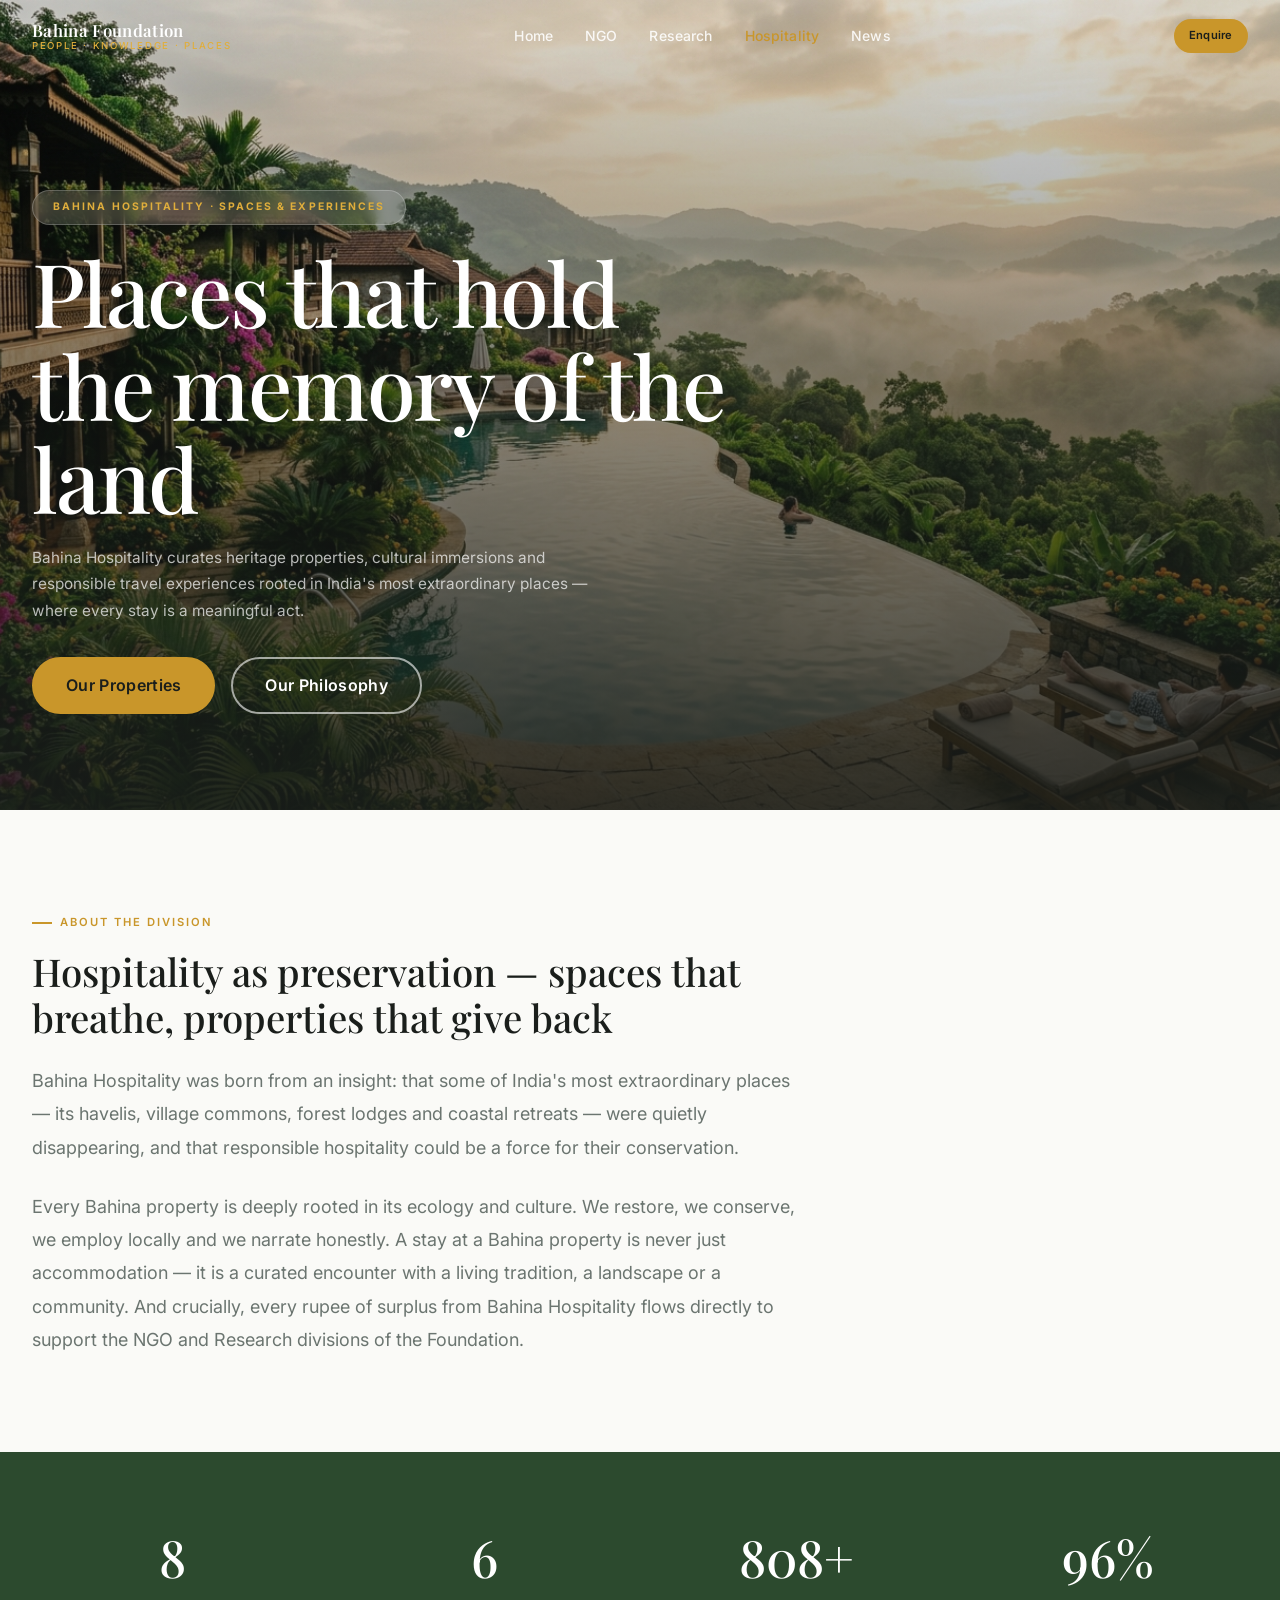
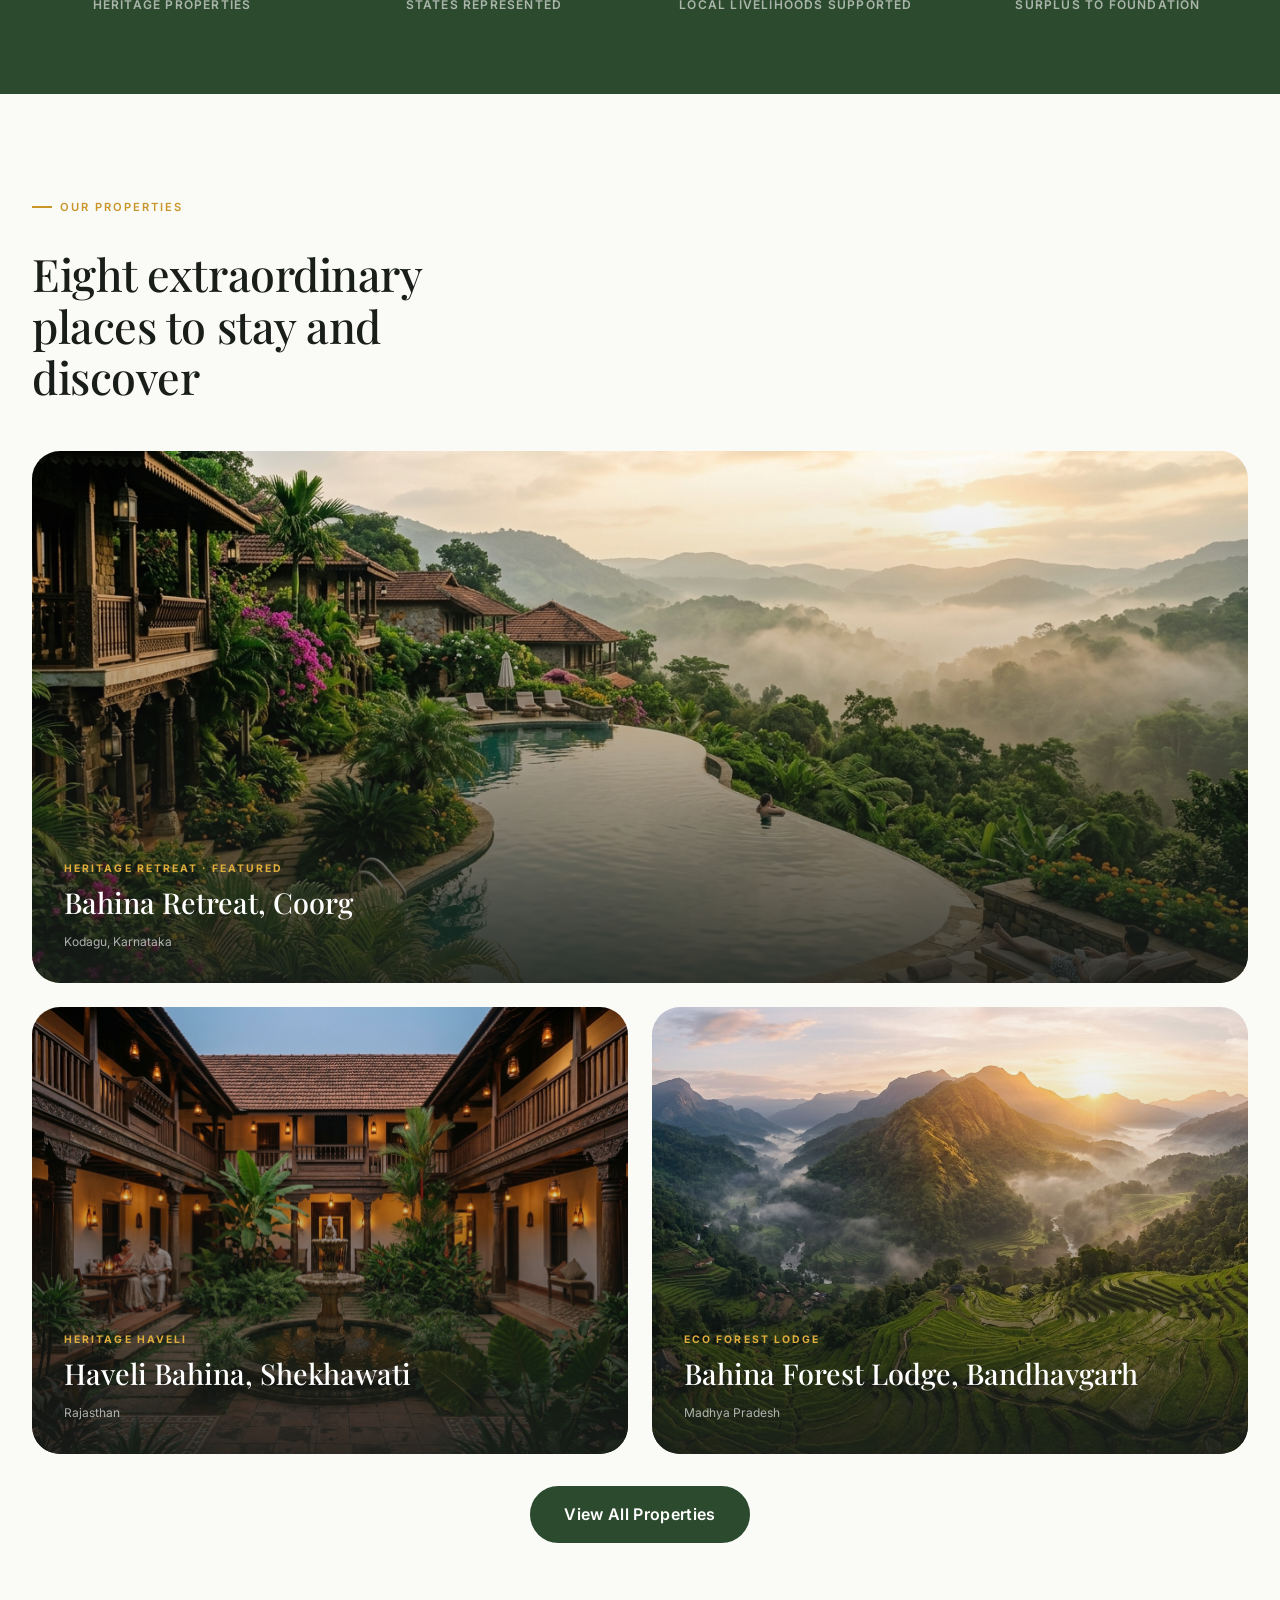
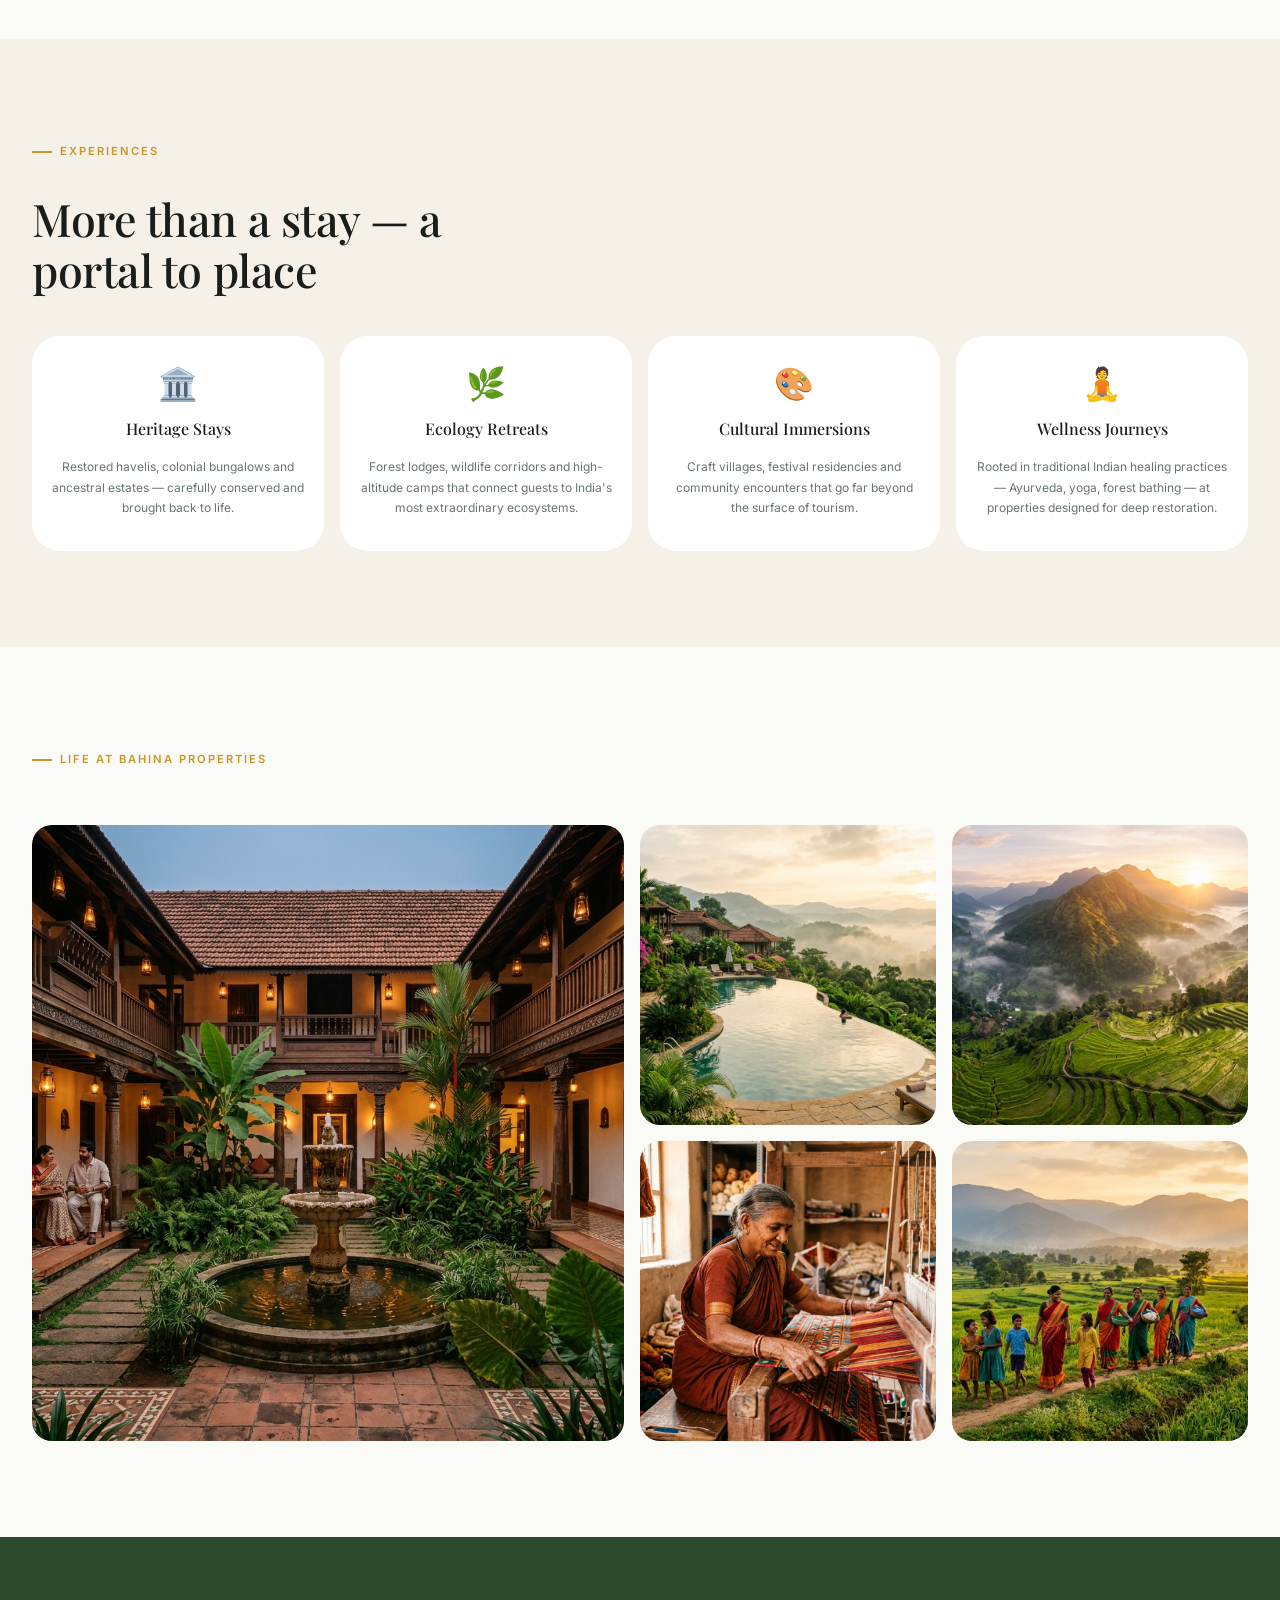
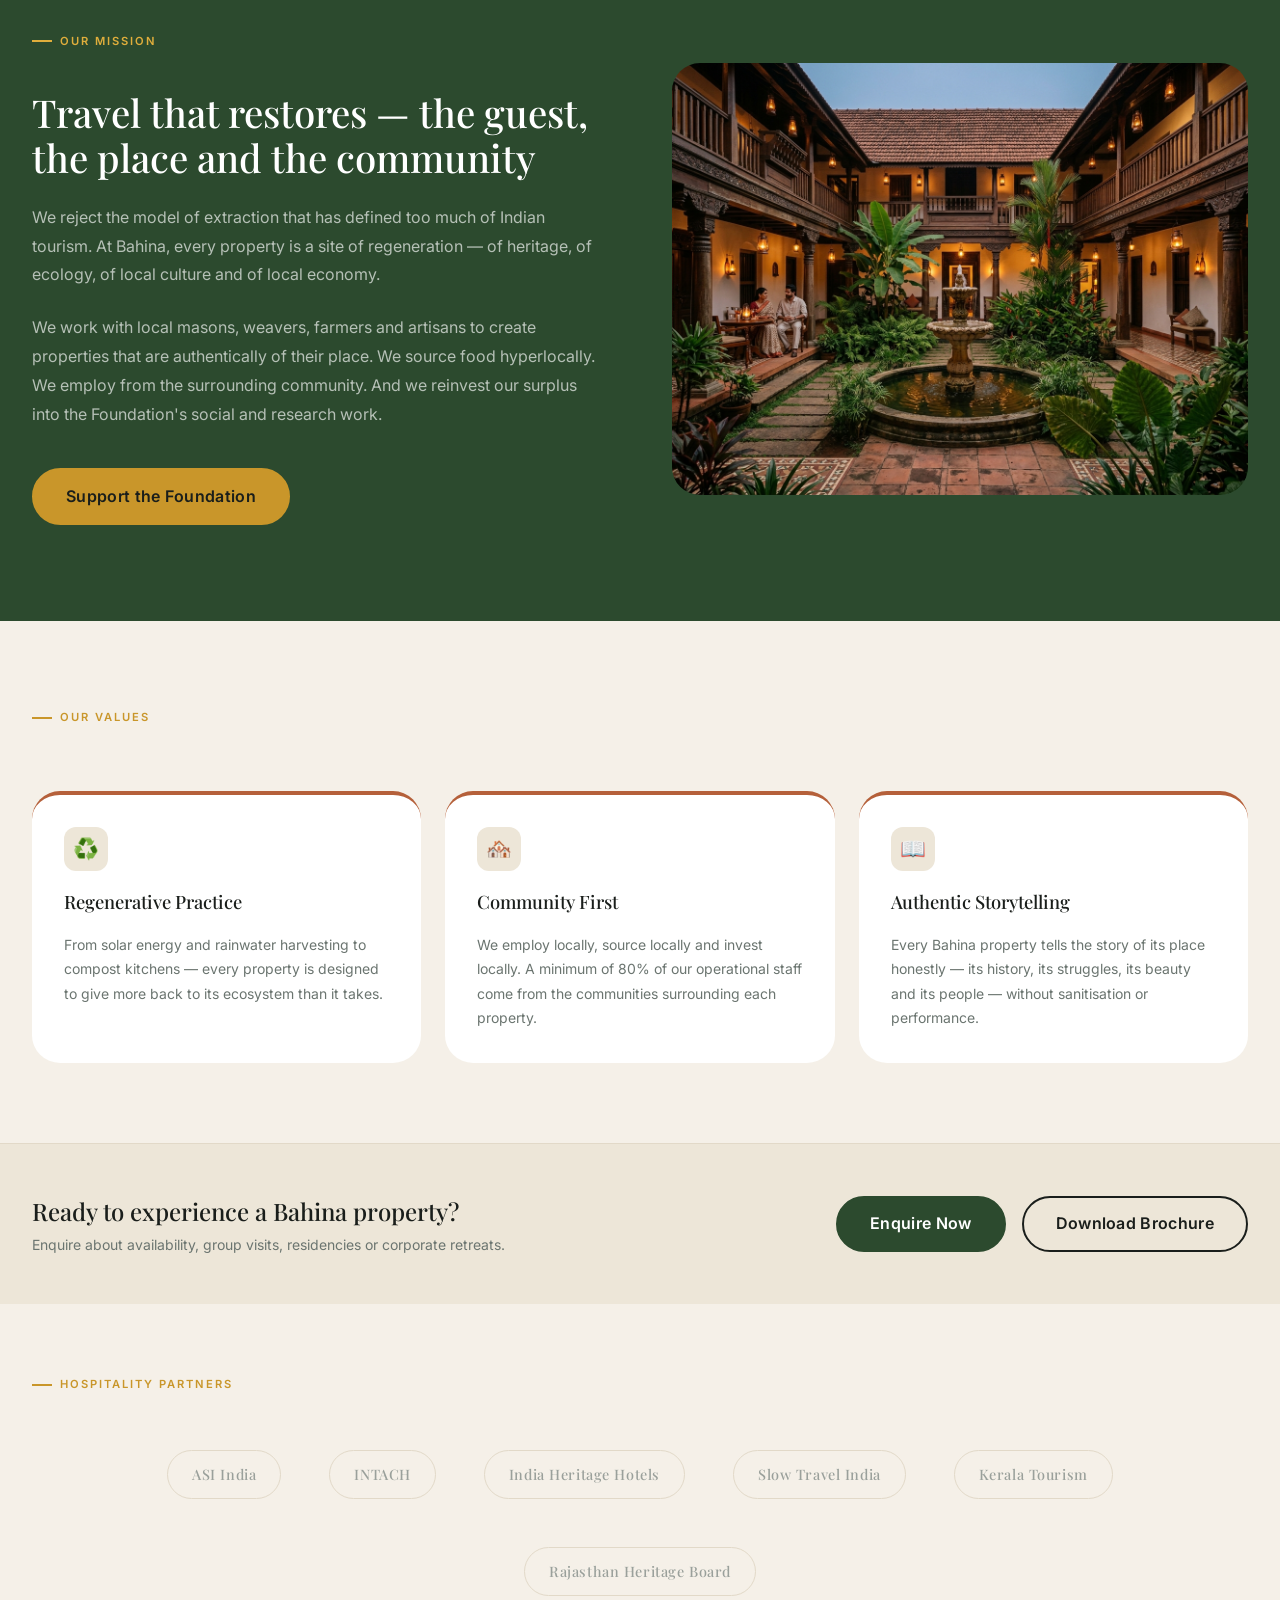
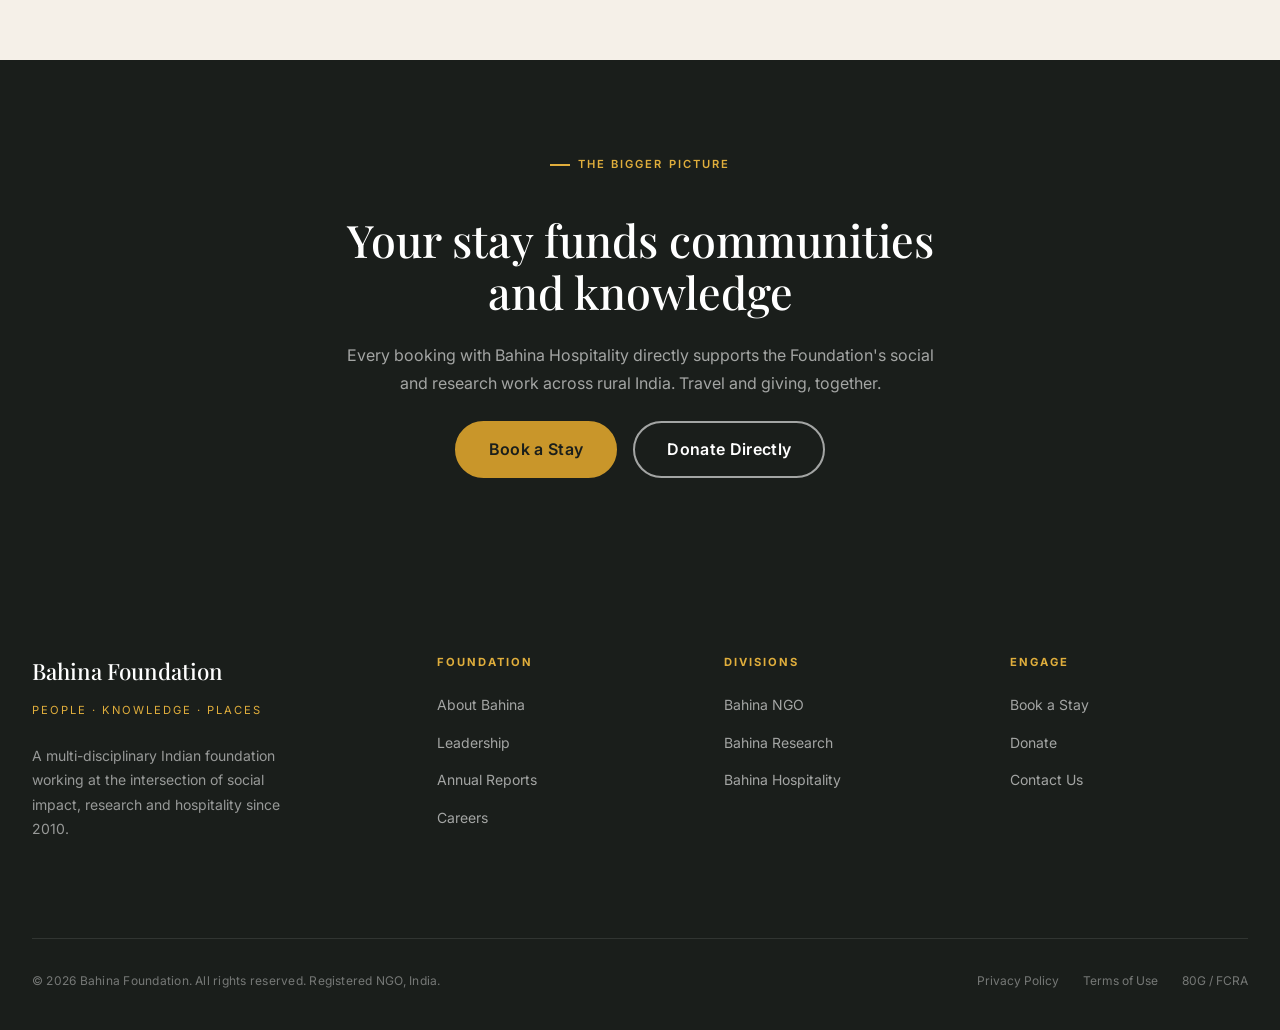
<file: hospitality.html>
<!DOCTYPE html>
<html lang="en">
<head>
  <meta charset="UTF-8">
  <meta name="viewport" content="width=device-width, initial-scale=1.0">
  <meta name="description" content="Bahina Hospitality — Heritage properties, cultural stays and transformative experiences rooted in India's most extraordinary places. Where travel becomes meaning.">
  <title>Bahina Hospitality — Spaces & Experiences | Bahina Foundation</title>
  <link rel="stylesheet" href="css/global.css">
  <link rel="stylesheet" href="css/components.css">
  <link rel="stylesheet" href="css/division.css">
  <style>
    /* Hospitality-specific styles */
    .properties-section {
      background: var(--c-warm-white);
      padding-block: var(--sp-24);
    }

    .properties-grid {
      display: grid;
      grid-template-columns: repeat(2, 1fr);
      gap: var(--sp-6);
      margin-top: var(--sp-12);
    }

    .property-card {
      position: relative;
      border-radius: var(--r-xl);
      overflow: hidden;
      aspect-ratio: 4/3;
      cursor: pointer;
    }

    .property-card img {
      width: 100%;
      height: 100%;
      object-fit: cover;
      transition: transform var(--t-slow);
    }

    .property-card:hover img {
      transform: scale(1.06);
    }

    .property-card__overlay {
      position: absolute;
      inset: 0;
      background: linear-gradient(to top, rgba(26,30,27,0.85) 0%, rgba(26,30,27,0.15) 60%, transparent 100%);
      display: flex;
      flex-direction: column;
      justify-content: flex-end;
      padding: var(--sp-8);
      gap: var(--sp-2);
    }

    .property-card.featured {
      grid-column: span 2;
      aspect-ratio: 16/7;
    }

    .property-card__type {
      font-size: 0.65rem;
      font-weight: 700;
      letter-spacing: 0.2em;
      text-transform: uppercase;
      color: var(--c-gold-light);
    }

    .property-card__name {
      font-family: var(--font-serif);
      font-size: clamp(1.2rem, 2.5vw, 1.8rem);
      font-weight: 500;
      color: var(--c-white);
      line-height: 1.2;
    }

    .property-card__location {
      font-size: var(--fs-xs);
      color: rgba(255,255,255,0.65);
      margin-top: var(--sp-1);
    }

    .experience-types {
      background: var(--c-ivory);
      padding-block: var(--sp-24);
    }

    .exp-grid {
      display: grid;
      grid-template-columns: repeat(4, 1fr);
      gap: var(--sp-4);
      margin-top: var(--sp-10);
    }

    .exp-item {
      display: flex;
      flex-direction: column;
      align-items: center;
      text-align: center;
      gap: var(--sp-4);
      padding: var(--sp-8) var(--sp-5);
      background: var(--c-white);
      border-radius: var(--r-xl);
      transition: box-shadow var(--t-base), transform var(--t-base);
    }

    .exp-item:hover {
      box-shadow: var(--shadow-md);
      transform: translateY(-4px);
    }

    .exp-item__icon {
      font-size: 2rem;
      line-height: 1;
    }

    .exp-item__title {
      font-family: var(--font-serif);
      font-size: 1rem;
      font-weight: 500;
      color: var(--c-charcoal);
    }

    .exp-item__desc {
      font-size: var(--fs-xs);
      line-height: 1.7;
      color: var(--c-text-muted);
    }

    .hospitality-mission {
      background: var(--c-forest);
      padding-block: var(--sp-24);
    }

    .hosp-mission__grid {
      display: grid;
      grid-template-columns: 1fr 1fr;
      gap: var(--sp-16);
      align-items: center;
    }

    .hosp-mission__text {
      display: flex;
      flex-direction: column;
      gap: var(--sp-6);
    }

    .hosp-mission__headline {
      font-family: var(--font-serif);
      font-size: clamp(1.8rem, 3vw, 2.8rem);
      font-weight: 500;
      line-height: 1.15;
      color: var(--c-white);
    }

    .hosp-mission__body {
      font-size: var(--fs-base);
      line-height: 1.8;
      color: rgba(255,255,255,0.65);
    }

    .hosp-mission__image {
      border-radius: var(--r-xl);
      overflow: hidden;
      aspect-ratio: 4/3;
    }

    .hosp-mission__image img {
      width: 100%;
      height: 100%;
      object-fit: cover;
    }

    .booking-strip {
      background: var(--c-ivory-dark);
      padding-block: var(--sp-12);
      border-top: 1px solid var(--c-ivory-deeper);
    }

    .booking-strip__inner {
      display: flex;
      align-items: center;
      justify-content: space-between;
      gap: var(--sp-8);
      flex-wrap: wrap;
    }

    .booking-strip__text h3 {
      font-family: var(--font-serif);
      font-size: 1.5rem;
      font-weight: 500;
      color: var(--c-charcoal);
    }

    .booking-strip__text p {
      font-size: var(--fs-sm);
      color: var(--c-text-muted);
      margin-top: var(--sp-1);
    }

    .booking-strip__actions {
      display: flex;
      gap: var(--sp-4);
    }

    @media (max-width: 1024px) {
      .exp-grid { grid-template-columns: repeat(2, 1fr); }
      .hosp-mission__grid { grid-template-columns: 1fr; }
    }

    @media (max-width: 768px) {
      .properties-grid { grid-template-columns: 1fr; }
      .property-card.featured { grid-column: span 1; aspect-ratio: 4/3; }
      .exp-grid { grid-template-columns: 1fr 1fr; }
      .booking-strip__inner { flex-direction: column; align-items: flex-start; }
    }

    @media (max-width: 480px) {
      .exp-grid { grid-template-columns: 1fr; }
    }
  </style>
</head>
<body>

  <!-- NAV -->
  <nav class="nav" id="main-nav" data-transparent="true" role="navigation" aria-label="Main navigation">
    <div class="nav__inner">
      <a href="index.html" class="nav__logo" aria-label="Bahina Foundation Home">
        <span class="nav__logo-name">Bahina Foundation</span>
        <span class="nav__logo-tagline">People · Knowledge · Places</span>
      </a>
      <ul class="nav__links" role="list">
        <li><a href="index.html" class="nav__link">Home</a></li>
        <li><a href="ngo.html" class="nav__link">NGO</a></li>
        <li><a href="research.html" class="nav__link">Research</a></li>
        <li><a href="hospitality.html" class="nav__link" style="color:var(--c-gold)">Hospitality</a></li>
        <li><a href="index.html#news" class="nav__link">News</a></li>
      </ul>
      <div class="nav__actions">
        <a href="#enquire" class="btn btn-primary btn-sm">Enquire</a>
        <button class="nav__hamburger" id="hamburger" aria-label="Toggle menu" aria-expanded="false">
          <span></span><span></span><span></span>
        </button>
      </div>
    </div>
    <div class="nav__mobile" id="mobile-menu" role="menu">
      <a href="index.html" class="nav__mobile-link">Home</a>
      <a href="ngo.html" class="nav__mobile-link">NGO</a>
      <a href="research.html" class="nav__mobile-link">Research</a>
      <a href="hospitality.html" class="nav__mobile-link">Hospitality</a>
      <a href="#enquire" class="btn btn-primary" style="margin-top:0.5rem">Enquire Now</a>
    </div>
  </nav>

  <main>
    <!-- HERO -->
    <section class="div-hero" aria-label="Hospitality Division Hero">
      <div class="div-hero__bg">
        <img src="assets/images/hospitality_hero.jpg" alt="Heritage Indian eco-resort infinity pool overlooking misty green valleys at sunrise" loading="eager" fetchpriority="high">
      </div>
      <div class="div-hero__overlay"></div>
      <div class="div-hero__content">
        <div class="div-hero__badge">Bahina Hospitality · Spaces & Experiences</div>
        <h1 class="div-hero__title">
          Places that hold the memory of the land
        </h1>
        <p class="div-hero__sub">Bahina Hospitality curates heritage properties, cultural immersions and responsible travel experiences rooted in India's most extraordinary places — where every stay is a meaningful act.</p>
        <div class="div-hero__actions">
          <a href="#properties" class="btn btn-primary btn-lg">Our Properties</a>
          <a href="#about" class="btn btn-outline-white btn-lg">Our Philosophy</a>
        </div>
      </div>
    </section>

    <!-- INTRO -->
    <section class="div-intro section" id="about" aria-label="About Bahina Hospitality">
      <div class="container">
        <p class="section-label">About the Division</p>
        <div class="div-intro__inner">
          <h2 class="div-intro__headline reveal">
            Hospitality as preservation — spaces that breathe, properties that give back
          </h2>
          <p class="div-intro__body reveal reveal-delay-1">
            Bahina Hospitality was born from an insight: that some of India's most extraordinary places — its havelis, village commons, forest lodges and coastal retreats — were quietly disappearing, and that responsible hospitality could be a force for their conservation.
          </p>
          <br>
          <p class="div-intro__body reveal reveal-delay-2">
            Every Bahina property is deeply rooted in its ecology and culture. We restore, we conserve, we employ locally and we narrate honestly. A stay at a Bahina property is never just accommodation — it is a curated encounter with a living tradition, a landscape or a community. And crucially, every rupee of surplus from Bahina Hospitality flows directly to support the NGO and Research divisions of the Foundation.
          </p>
        </div>
      </div>
    </section>

    <!-- IMPACT NUMBERS -->
    <section class="div-impact" aria-label="Hospitality Division impact">
      <div class="container">
        <div class="div-impact__grid">
          <div class="div-impact__item reveal">
            <div class="div-impact__num"><span data-counter="8">8</span></div>
            <div class="div-impact__label">Heritage Properties</div>
          </div>
          <div class="div-impact__item reveal reveal-delay-1">
            <div class="div-impact__num"><span data-counter="6">6</span></div>
            <div class="div-impact__label">States Represented</div>
          </div>
          <div class="div-impact__item reveal reveal-delay-2">
            <div class="div-impact__num"><span data-counter="840" data-suffix="+">840<span class="plus">+</span></span></div>
            <div class="div-impact__label">Local Livelihoods Supported</div>
          </div>
          <div class="div-impact__item reveal reveal-delay-3">
            <div class="div-impact__num"><span data-counter="100" data-suffix="%">100<span class="plus">%</span></span></div>
            <div class="div-impact__label">Surplus to Foundation</div>
          </div>
        </div>
      </div>
    </section>

    <!-- PROPERTIES -->
    <section class="properties-section" id="properties" aria-label="Our heritage properties">
      <div class="container">
        <p class="section-label">Our Properties</p>
        <h2 class="h-2 reveal" style="color:var(--c-charcoal); max-width:520px; margin-top:1rem">
          Eight extraordinary places to stay and discover
        </h2>
        <div class="properties-grid">
          <div class="property-card featured reveal" tabindex="0" role="button" aria-label="Explore Haveli Bahina, Shekhawati, Rajasthan">
            <img src="assets/images/hospitality_hero.jpg" alt="Heritage eco-resort with infinity pool and misty valley views" loading="lazy">
            <div class="property-card__overlay">
              <span class="property-card__type">Heritage Retreat · Featured</span>
              <div class="property-card__name">Bahina Retreat, Coorg</div>
              <div class="property-card__location">Kodagu, Karnataka</div>
            </div>
          </div>
          <div class="property-card reveal reveal-delay-1" tabindex="0" role="button" aria-label="Explore Haveli Bahina, Shekhawati">
            <img src="assets/images/hospitality_card.jpg" alt="Heritage Indian hotel courtyard with fountain at dusk" loading="lazy">
            <div class="property-card__overlay">
              <span class="property-card__type">Heritage Haveli</span>
              <div class="property-card__name">Haveli Bahina, Shekhawati</div>
              <div class="property-card__location">Rajasthan</div>
            </div>
          </div>
          <div class="property-card reveal reveal-delay-2" tabindex="0" role="button" aria-label="Explore Bahina Forest Lodge, Bandhavgarh">
            <img src="assets/images/fullbleed.jpg" alt="Forest landscape with terraced fields" loading="lazy">
            <div class="property-card__overlay">
              <span class="property-card__type">Eco Forest Lodge</span>
              <div class="property-card__name">Bahina Forest Lodge, Bandhavgarh</div>
              <div class="property-card__location">Madhya Pradesh</div>
            </div>
          </div>
        </div>
        <div style="text-align:center; margin-top:var(--sp-8)">
          <a href="#enquire" class="btn btn-secondary btn-lg">View All Properties</a>
        </div>
      </div>
    </section>

    <!-- EXPERIENCE TYPES -->
    <section class="experience-types" id="experiences" aria-label="Experience types">
      <div class="container">
        <p class="section-label">Experiences</p>
        <h2 class="h-2 reveal" style="color:var(--c-charcoal); max-width:520px; margin-top:1rem">
          More than a stay — a portal to place
        </h2>
        <div class="exp-grid">
          <div class="exp-item reveal">
            <div class="exp-item__icon" aria-hidden="true">🏛️</div>
            <h3 class="exp-item__title">Heritage Stays</h3>
            <p class="exp-item__desc">Restored havelis, colonial bungalows and ancestral estates — carefully conserved and brought back to life.</p>
          </div>
          <div class="exp-item reveal reveal-delay-1">
            <div class="exp-item__icon" aria-hidden="true">🌿</div>
            <h3 class="exp-item__title">Ecology Retreats</h3>
            <p class="exp-item__desc">Forest lodges, wildlife corridors and high-altitude camps that connect guests to India's most extraordinary ecosystems.</p>
          </div>
          <div class="exp-item reveal reveal-delay-2">
            <div class="exp-item__icon" aria-hidden="true">🎨</div>
            <h3 class="exp-item__title">Cultural Immersions</h3>
            <p class="exp-item__desc">Craft villages, festival residencies and community encounters that go far beyond the surface of tourism.</p>
          </div>
          <div class="exp-item reveal reveal-delay-3">
            <div class="exp-item__icon" aria-hidden="true">🧘</div>
            <h3 class="exp-item__title">Wellness Journeys</h3>
            <p class="exp-item__desc">Rooted in traditional Indian healing practices — Ayurveda, yoga, forest bathing — at properties designed for deep restoration.</p>
          </div>
        </div>
      </div>
    </section>

    <!-- PHOTO GRID -->
    <section class="div-photo-grid section" aria-label="Hospitality photography">
      <div class="container">
        <p class="section-label">Life at Bahina Properties</p>
        <div class="div-photo-grid__grid">
          <div class="div-photo-grid__item large">
            <img src="assets/images/hospitality_card.jpg" alt="Heritage Indian hotel courtyard with fountain and lanterns" loading="lazy">
          </div>
          <div class="div-photo-grid__item">
            <img src="assets/images/hospitality_hero.jpg" alt="Infinity pool overlooking misty valleys at sunrise" loading="lazy">
          </div>
          <div class="div-photo-grid__item">
            <img src="assets/images/fullbleed.jpg" alt="Terraced rice fields at sunrise" loading="lazy">
          </div>
          <div class="div-photo-grid__item">
            <img src="assets/images/intro_collage.jpg" alt="Traditional weaving craft — a Bahina cultural experience" loading="lazy">
          </div>
          <div class="div-photo-grid__item">
            <img src="assets/images/hero_main.jpg" alt="Indian landscapes at golden hour" loading="lazy">
          </div>
        </div>
      </div>
    </section>

    <!-- MISSION / WHY -->
    <section class="hospitality-mission" aria-label="Hospitality mission">
      <div class="container">
        <div class="hosp-mission__grid">
          <div class="hosp-mission__text">
            <p class="section-label light">Our Mission</p>
            <h2 class="hosp-mission__headline reveal">
              Travel that restores — the guest, the place and the community
            </h2>
            <p class="hosp-mission__body reveal reveal-delay-1">
              We reject the model of extraction that has defined too much of Indian tourism. At Bahina, every property is a site of regeneration — of heritage, of ecology, of local culture and of local economy.
            </p>
            <p class="hosp-mission__body reveal reveal-delay-2">
              We work with local masons, weavers, farmers and artisans to create properties that are authentically of their place. We source food hyperlocally. We employ from the surrounding community. And we reinvest our surplus into the Foundation's social and research work.
            </p>
            <a href="index.html#get-involved" class="btn btn-primary btn-lg reveal reveal-delay-3" style="margin-top:1rem; align-self:flex-start">Support the Foundation</a>
          </div>
          <div class="hosp-mission__image reveal reveal-delay-1">
            <img src="assets/images/hospitality_card.jpg" alt="Heritage Indian hotel courtyard — Bahina Hospitality" loading="lazy">
          </div>
        </div>
      </div>
    </section>

    <!-- PILLARS -->
    <section class="div-pillars section" aria-label="Hospitality values">
      <div class="container">
        <p class="section-label">Our Values</p>
        <div class="div-pillars__grid">
          <div class="pillar-card hospitality-color reveal">
            <div class="pillar-card__icon" aria-hidden="true">♻️</div>
            <h3 class="pillar-card__title">Regenerative Practice</h3>
            <p class="pillar-card__desc">From solar energy and rainwater harvesting to compost kitchens — every property is designed to give more back to its ecosystem than it takes.</p>
          </div>
          <div class="pillar-card hospitality-color reveal reveal-delay-1">
            <div class="pillar-card__icon" aria-hidden="true">🏘️</div>
            <h3 class="pillar-card__title">Community First</h3>
            <p class="pillar-card__desc">We employ locally, source locally and invest locally. A minimum of 80% of our operational staff come from the communities surrounding each property.</p>
          </div>
          <div class="pillar-card hospitality-color reveal reveal-delay-2">
            <div class="pillar-card__icon" aria-hidden="true">📖</div>
            <h3 class="pillar-card__title">Authentic Storytelling</h3>
            <p class="pillar-card__desc">Every Bahina property tells the story of its place honestly — its history, its struggles, its beauty and its people — without sanitisation or performance.</p>
          </div>
        </div>
      </div>
    </section>

    <!-- BOOKING CTA -->
    <section class="booking-strip" id="enquire" aria-label="Enquire and book">
      <div class="container">
        <div class="booking-strip__inner">
          <div class="booking-strip__text">
            <h3>Ready to experience a Bahina property?</h3>
            <p>Enquire about availability, group visits, residencies or corporate retreats.</p>
          </div>
          <div class="booking-strip__actions">
            <a href="#" class="btn btn-secondary btn-lg">Enquire Now</a>
            <a href="#" class="btn btn-outline btn-lg">Download Brochure</a>
          </div>
        </div>
      </div>
    </section>

    <!-- PARTNERS -->
    <section class="div-partners" aria-label="Hospitality partners">
      <div class="container">
        <p class="section-label" style="justify-content:center; text-align:center">Hospitality Partners</p>
        <div class="div-partners__grid">
          <span class="div-partner-logo">ASI India</span>
          <span class="div-partner-logo">INTACH</span>
          <span class="div-partner-logo">India Heritage Hotels</span>
          <span class="div-partner-logo">Slow Travel India</span>
          <span class="div-partner-logo">Kerala Tourism</span>
          <span class="div-partner-logo">Rajasthan Heritage Board</span>
        </div>
      </div>
    </section>

    <!-- CTA -->
    <section class="div-cta" aria-label="Support the Foundation">
      <div class="container">
        <div class="div-cta__inner">
          <p class="section-label light" style="justify-content:center">The Bigger Picture</p>
          <h2 class="div-cta__headline">Your stay funds communities and knowledge</h2>
          <p class="div-cta__sub">Every booking with Bahina Hospitality directly supports the Foundation's social and research work across rural India. Travel and giving, together.</p>
          <div class="div-cta__actions">
            <a href="#enquire" class="btn btn-primary btn-lg">Book a Stay</a>
            <a href="index.html#get-involved" class="btn btn-outline-white btn-lg">Donate Directly</a>
          </div>
        </div>
      </div>
    </section>
  </main>

  <footer class="footer" aria-label="Site footer">
    <div class="container">
      <div class="footer__top">
        <div>
          <div class="footer__brand-name">Bahina Foundation</div>
          <div class="footer__brand-tagline">People · Knowledge · Places</div>
          <p class="footer__brand-desc">A multi-disciplinary Indian foundation working at the intersection of social impact, research and hospitality since 2010.</p>
        </div>
        <div>
          <div class="footer__col-title">Foundation</div>
          <ul class="footer__links">
            <li><a href="index.html#about" class="footer__link">About Bahina</a></li>
            <li><a href="#" class="footer__link">Leadership</a></li>
            <li><a href="#" class="footer__link">Annual Reports</a></li>
            <li><a href="#" class="footer__link">Careers</a></li>
          </ul>
        </div>
        <div>
          <div class="footer__col-title">Divisions</div>
          <ul class="footer__links">
            <li><a href="ngo.html" class="footer__link">Bahina NGO</a></li>
            <li><a href="research.html" class="footer__link">Bahina Research</a></li>
            <li><a href="hospitality.html" class="footer__link">Bahina Hospitality</a></li>
          </ul>
        </div>
        <div>
          <div class="footer__col-title">Engage</div>
          <ul class="footer__links">
            <li><a href="#enquire" class="footer__link">Book a Stay</a></li>
            <li><a href="index.html#get-involved" class="footer__link">Donate</a></li>
            <li><a href="#" class="footer__link">Contact Us</a></li>
          </ul>
        </div>
      </div>
      <div class="footer__bottom">
        <p class="footer__copy">© 2026 Bahina Foundation. All rights reserved. Registered NGO, India.</p>
        <div class="footer__bottom-links">
          <a href="#" class="footer__bottom-link">Privacy Policy</a>
          <a href="#" class="footer__bottom-link">Terms of Use</a>
          <a href="#" class="footer__bottom-link">80G / FCRA</a>
        </div>
      </div>
    </div>
  </footer>

  <script src="js/main.js"></script>
</body>
</html>
</file>
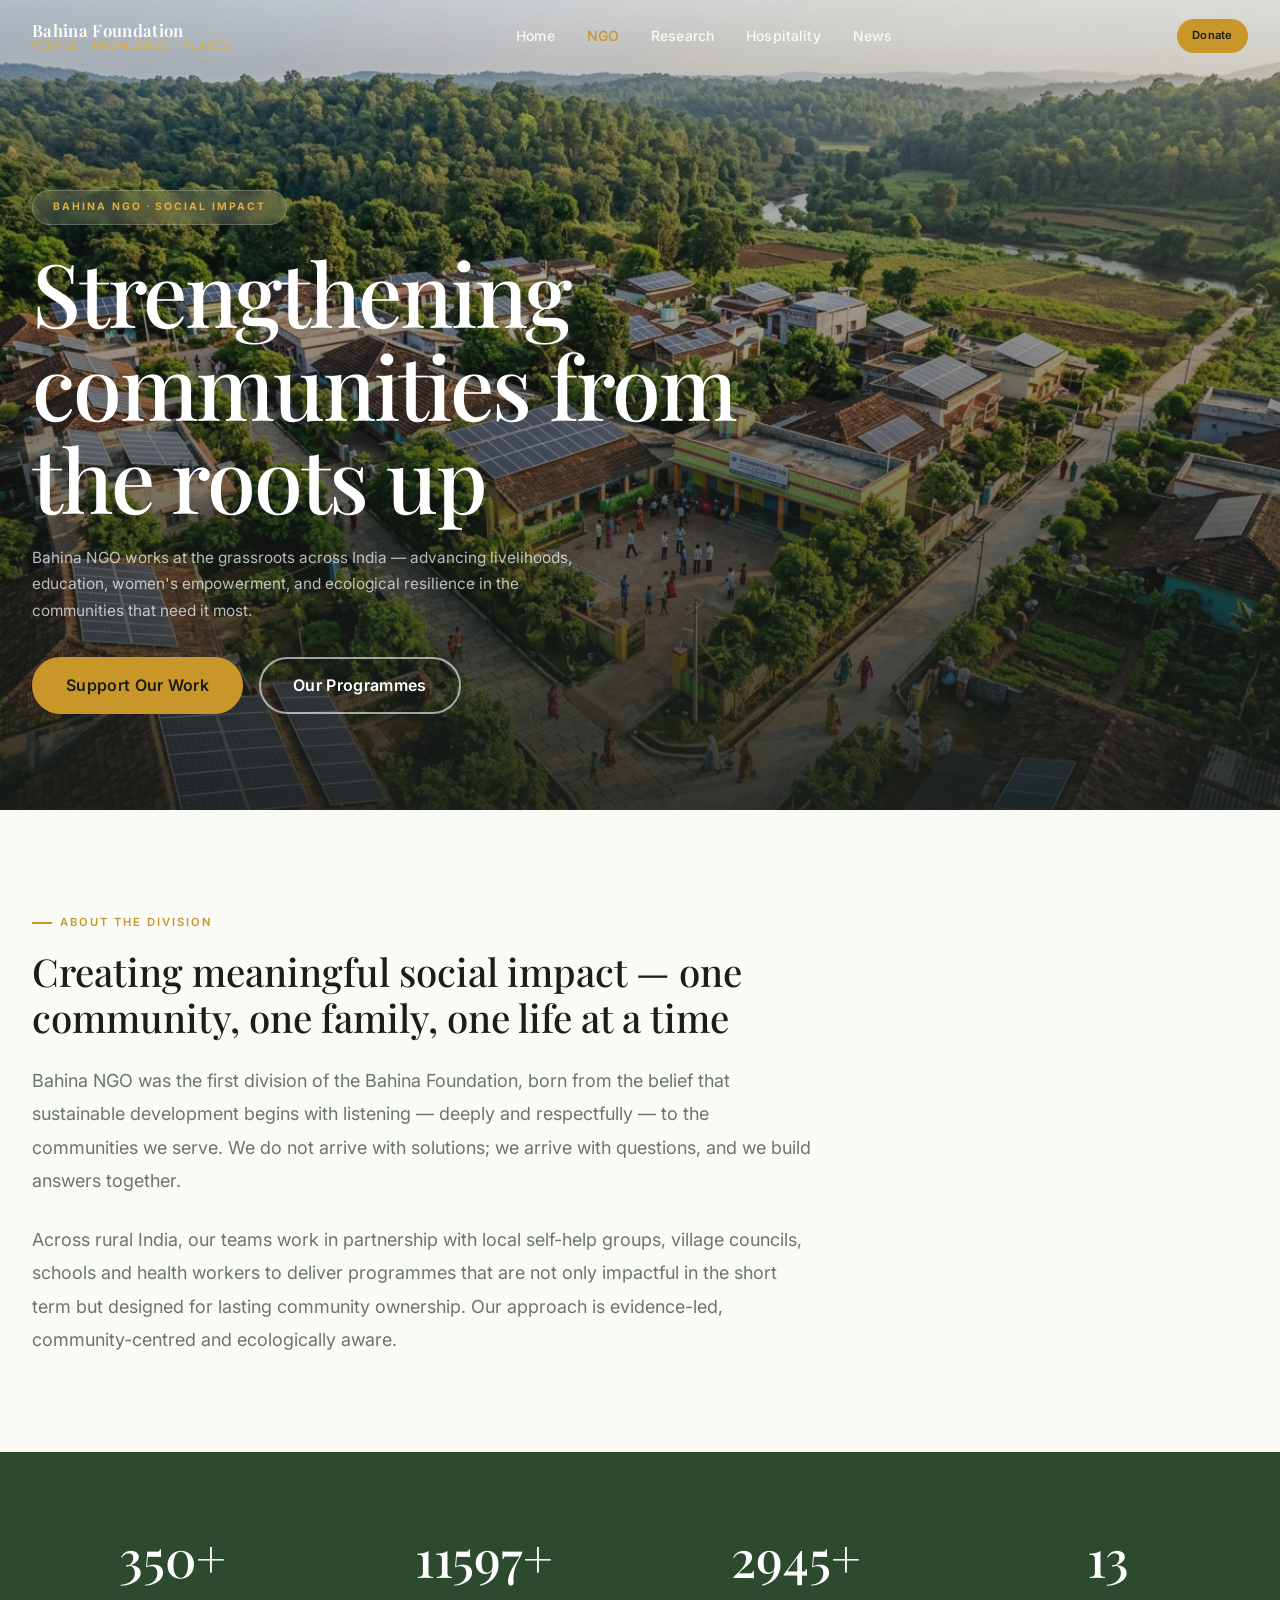
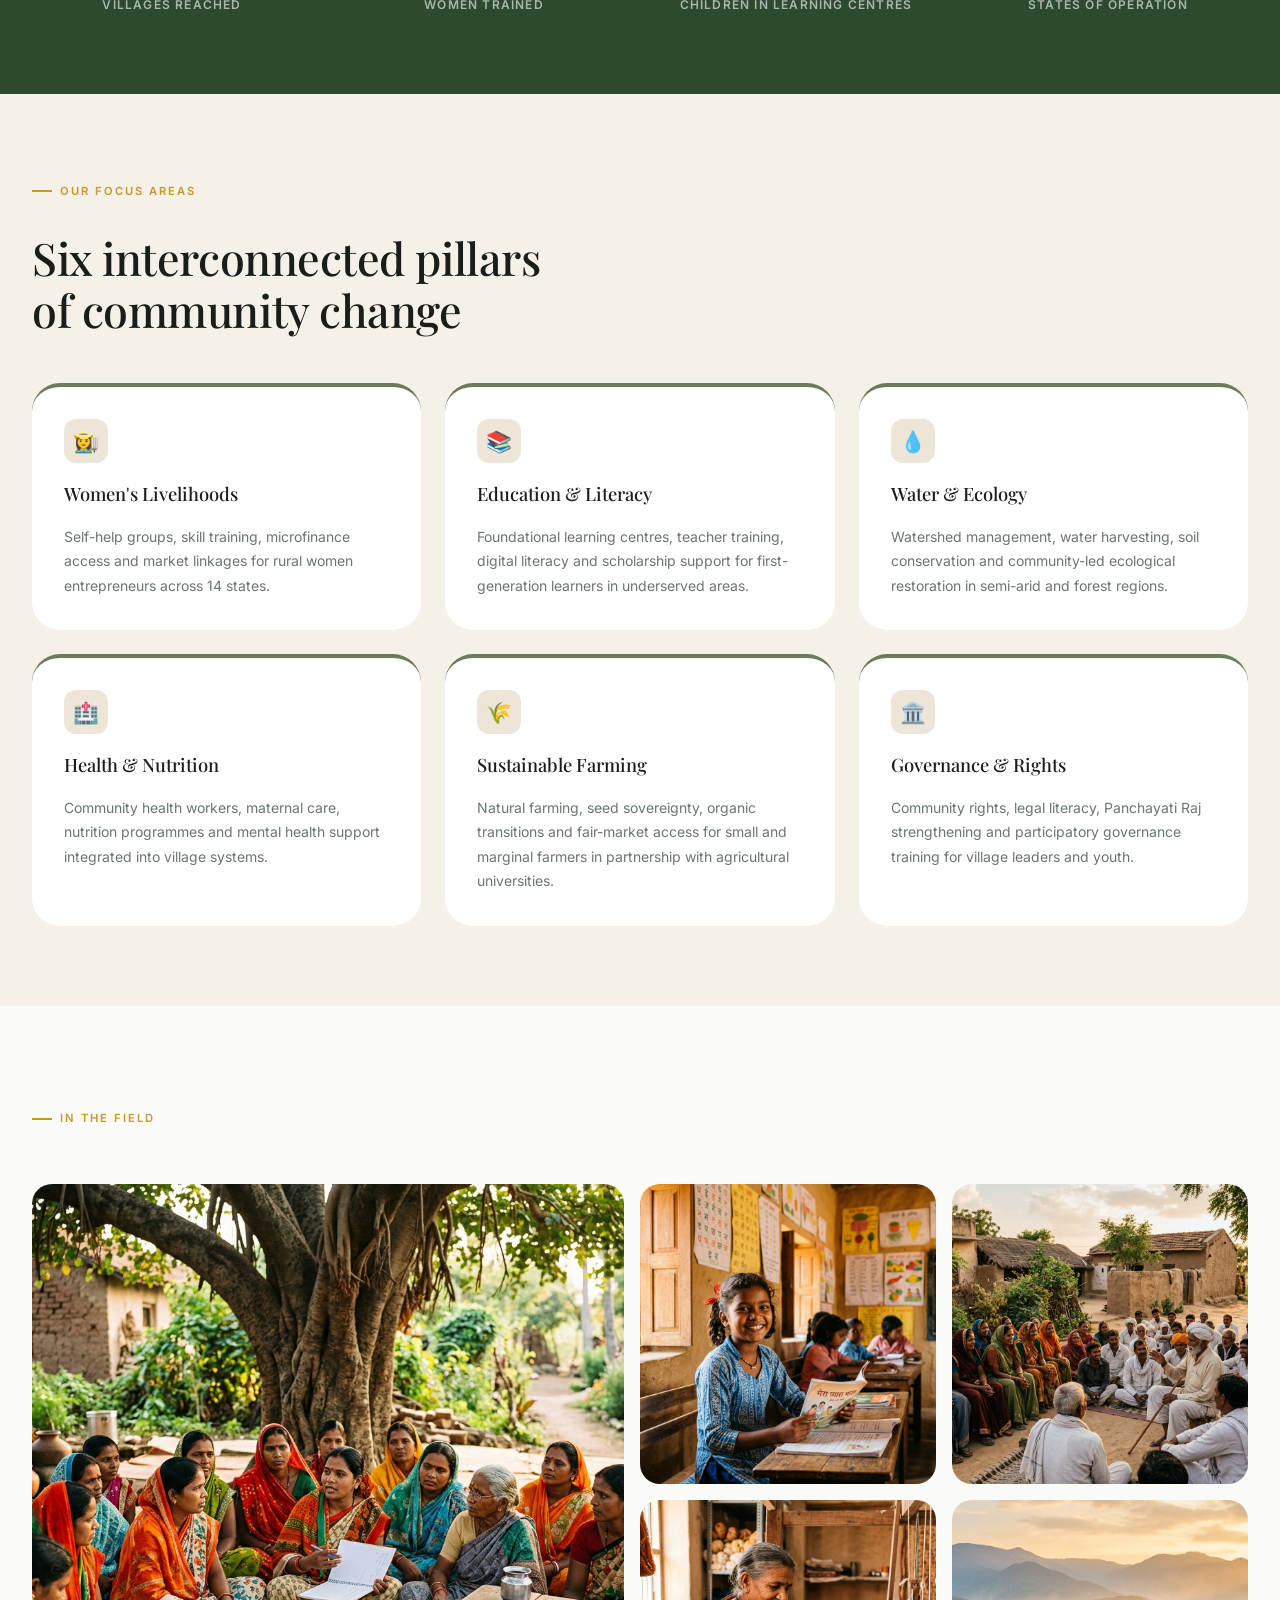
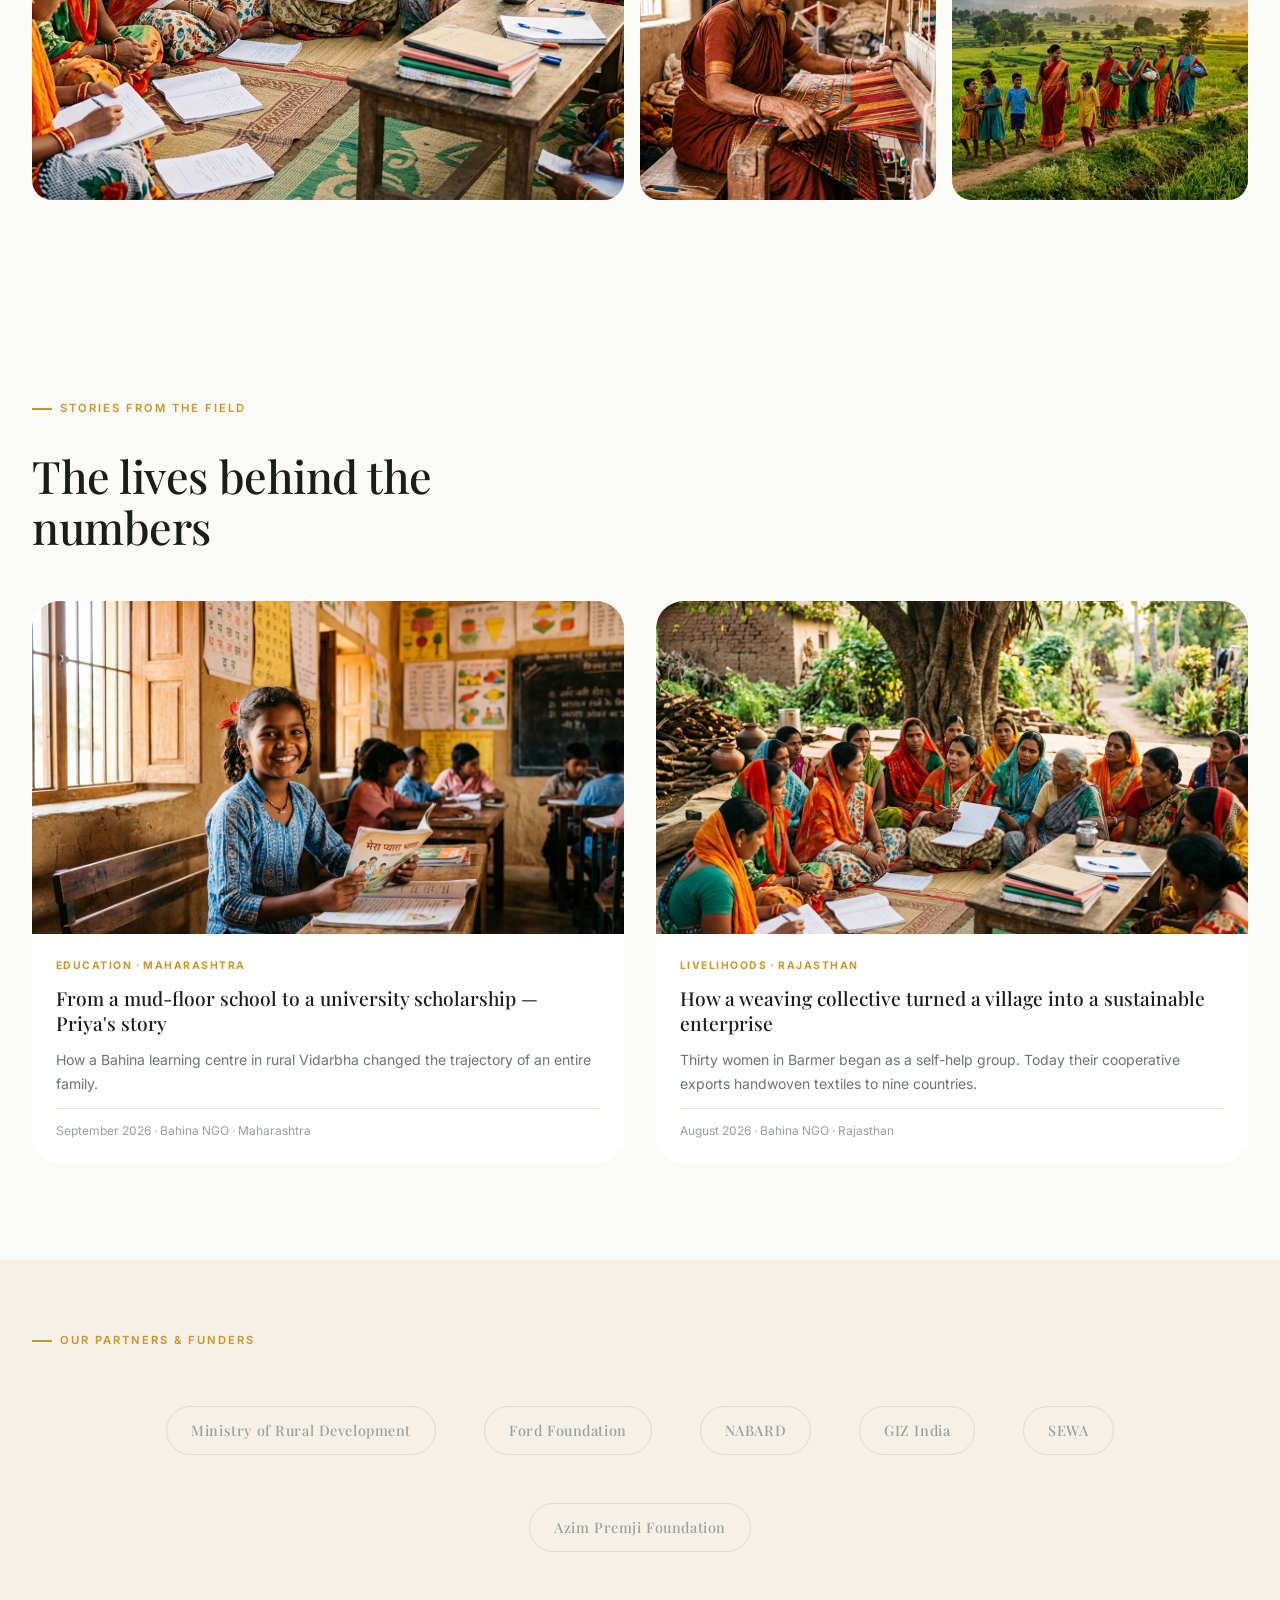
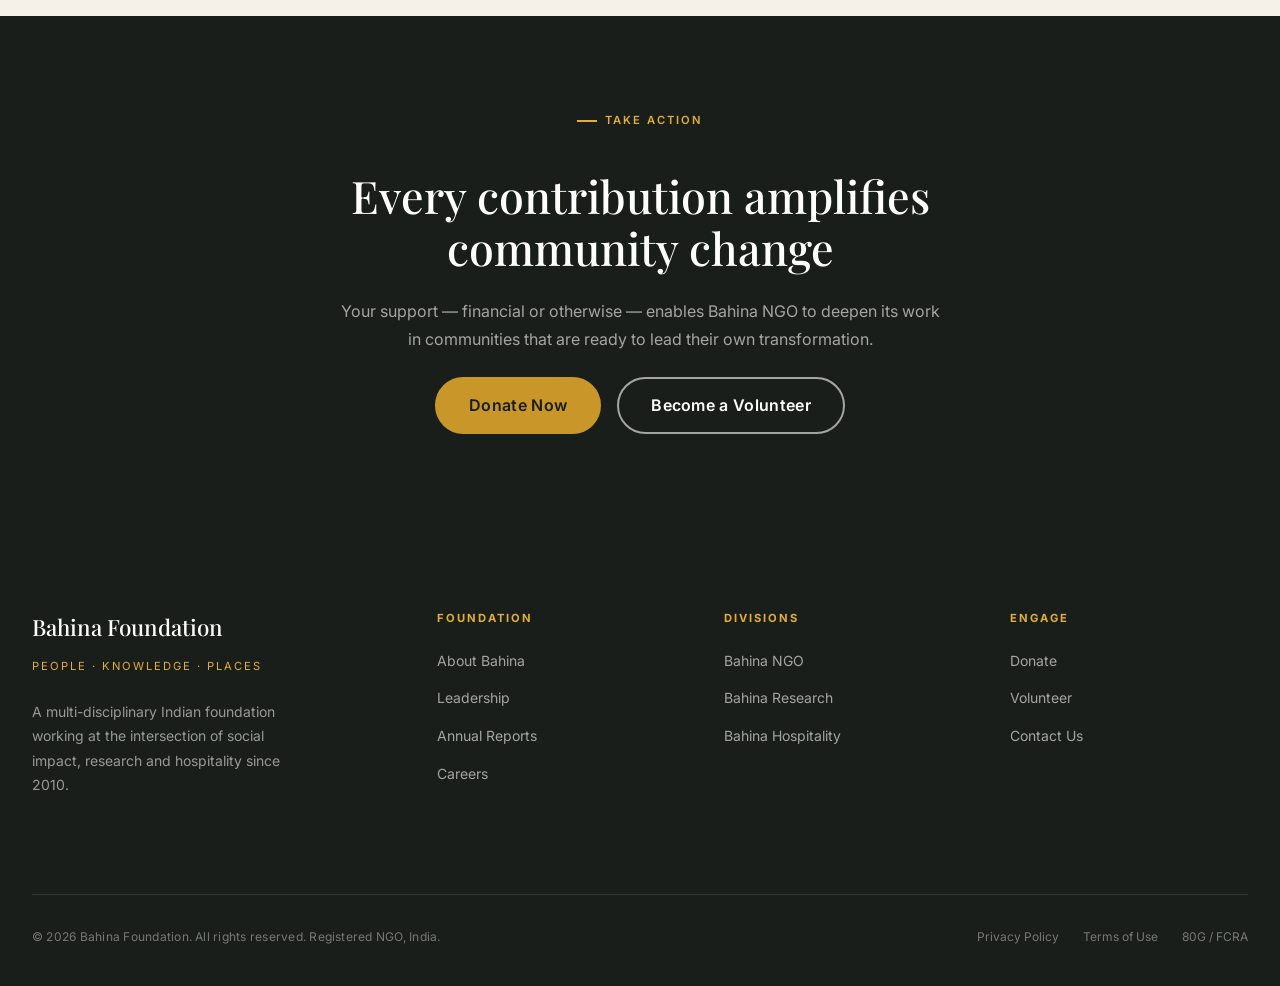
<file: ngo.html>
<!DOCTYPE html>
<html lang="en">
<head>
  <meta charset="UTF-8">
  <meta name="viewport" content="width=device-width, initial-scale=1.0">
  <meta name="description" content="Bahina NGO — Social impact, community development and livelihoods across rural India. Empowering people, strengthening communities.">
  <title>Bahina NGO — Social Impact & Community | Bahina Foundation</title>
  <link rel="stylesheet" href="css/global.css">
  <link rel="stylesheet" href="css/components.css">
  <link rel="stylesheet" href="css/division.css">
</head>
<body>

  <!-- ==================== NAVIGATION ==================== -->
  <nav class="nav" id="main-nav" data-transparent="true" role="navigation" aria-label="Main navigation">
    <div class="nav__inner">
      <a href="index.html" class="nav__logo" aria-label="Bahina Foundation Home">
        <span class="nav__logo-name">Bahina Foundation</span>
        <span class="nav__logo-tagline">People · Knowledge · Places</span>
      </a>
      <ul class="nav__links" role="list">
        <li><a href="index.html" class="nav__link">Home</a></li>
        <li><a href="ngo.html" class="nav__link" style="color:var(--c-gold)">NGO</a></li>
        <li><a href="research.html" class="nav__link">Research</a></li>
        <li><a href="hospitality.html" class="nav__link">Hospitality</a></li>
        <li><a href="index.html#news" class="nav__link">News</a></li>
      </ul>
      <div class="nav__actions">
        <a href="index.html#get-involved" class="btn btn-primary btn-sm">Donate</a>
        <button class="nav__hamburger" id="hamburger" aria-label="Toggle menu" aria-expanded="false">
          <span></span><span></span><span></span>
        </button>
      </div>
    </div>
    <div class="nav__mobile" id="mobile-menu" role="menu">
      <a href="index.html" class="nav__mobile-link">Home</a>
      <a href="ngo.html" class="nav__mobile-link">NGO</a>
      <a href="research.html" class="nav__mobile-link">Research</a>
      <a href="hospitality.html" class="nav__mobile-link">Hospitality</a>
      <a href="index.html#news" class="nav__mobile-link">News</a>
      <a href="index.html#get-involved" class="btn btn-primary" style="margin-top:0.5rem">Donate</a>
    </div>
  </nav>

  <main>
    <!-- ==================== HERO ==================== -->
    <section class="div-hero" aria-label="NGO Division Hero">
      <div class="div-hero__bg">
        <img src="assets/images/ngo_hero.jpg" alt="Aerial view of an Indian village with solar panels and green surroundings" loading="eager" fetchpriority="high">
      </div>
      <div class="div-hero__overlay"></div>
      <div class="div-hero__content">
        <div class="div-hero__badge">Bahina NGO · Social Impact</div>
        <h1 class="div-hero__title">Strengthening communities from the roots up</h1>
        <p class="div-hero__sub">Bahina NGO works at the grassroots across India — advancing livelihoods, education, women's empowerment, and ecological resilience in the communities that need it most.</p>
        <div class="div-hero__actions">
          <a href="index.html#get-involved" class="btn btn-primary btn-lg">Support Our Work</a>
          <a href="#programmes" class="btn btn-outline-white btn-lg">Our Programmes</a>
        </div>
      </div>
    </section>

    <!-- ==================== DIVISION INTRO ==================== -->
    <section class="div-intro section" id="about" aria-label="About Bahina NGO">
      <div class="container">
        <p class="section-label">About the Division</p>
        <div class="div-intro__inner">
          <h2 class="div-intro__headline reveal">
            Creating meaningful social impact — one community, one family, one life at a time
          </h2>
          <p class="div-intro__body reveal reveal-delay-1">
            Bahina NGO was the first division of the Bahina Foundation, born from the belief that sustainable development begins with listening — deeply and respectfully — to the communities we serve. We do not arrive with solutions; we arrive with questions, and we build answers together.
          </p>
          <br>
          <p class="div-intro__body reveal reveal-delay-2">
            Across rural India, our teams work in partnership with local self-help groups, village councils, schools and health workers to deliver programmes that are not only impactful in the short term but designed for lasting community ownership. Our approach is evidence-led, community-centred and ecologically aware.
          </p>
        </div>
      </div>
    </section>

    <!-- ==================== IMPACT NUMBERS ==================== -->
    <section class="div-impact" aria-label="NGO Division Impact">
      <div class="container">
        <div class="div-impact__grid">
          <div class="div-impact__item reveal">
            <div class="div-impact__num"><span data-counter="380" data-suffix="+">380<span class="plus">+</span></span></div>
            <div class="div-impact__label">Villages Reached</div>
          </div>
          <div class="div-impact__item reveal reveal-delay-1">
            <div class="div-impact__num"><span data-counter="12600" data-suffix="+">12,600<span class="plus">+</span></span></div>
            <div class="div-impact__label">Women Trained</div>
          </div>
          <div class="div-impact__item reveal reveal-delay-2">
            <div class="div-impact__num"><span data-counter="3200" data-suffix="+">3,200<span class="plus">+</span></span></div>
            <div class="div-impact__label">Children in Learning Centres</div>
          </div>
          <div class="div-impact__item reveal reveal-delay-3">
            <div class="div-impact__num"><span data-counter="14">14</span></div>
            <div class="div-impact__label">States of Operation</div>
          </div>
        </div>
      </div>
    </section>

    <!-- ==================== PILLARS ==================== -->
    <section class="div-pillars section" id="programmes" aria-label="Programme pillars">
      <div class="container">
        <p class="section-label">Our Focus Areas</p>
        <h2 class="h-2 reveal" style="color:var(--c-charcoal); max-width:520px; margin-top:1rem">
          Six interconnected pillars of community change
        </h2>
        <div class="div-pillars__grid">
          <div class="pillar-card ngo-color reveal">
            <div class="pillar-card__icon" aria-hidden="true">👩‍🌾</div>
            <h3 class="pillar-card__title">Women's Livelihoods</h3>
            <p class="pillar-card__desc">Self-help groups, skill training, microfinance access and market linkages for rural women entrepreneurs across 14 states.</p>
          </div>
          <div class="pillar-card ngo-color reveal reveal-delay-1">
            <div class="pillar-card__icon" aria-hidden="true">📚</div>
            <h3 class="pillar-card__title">Education & Literacy</h3>
            <p class="pillar-card__desc">Foundational learning centres, teacher training, digital literacy and scholarship support for first-generation learners in underserved areas.</p>
          </div>
          <div class="pillar-card ngo-color reveal reveal-delay-2">
            <div class="pillar-card__icon" aria-hidden="true">💧</div>
            <h3 class="pillar-card__title">Water & Ecology</h3>
            <p class="pillar-card__desc">Watershed management, water harvesting, soil conservation and community-led ecological restoration in semi-arid and forest regions.</p>
          </div>
          <div class="pillar-card ngo-color reveal reveal-delay-3">
            <div class="pillar-card__icon" aria-hidden="true">🏥</div>
            <h3 class="pillar-card__title">Health & Nutrition</h3>
            <p class="pillar-card__desc">Community health workers, maternal care, nutrition programmes and mental health support integrated into village systems.</p>
          </div>
          <div class="pillar-card ngo-color reveal reveal-delay-4">
            <div class="pillar-card__icon" aria-hidden="true">🌾</div>
            <h3 class="pillar-card__title">Sustainable Farming</h3>
            <p class="pillar-card__desc">Natural farming, seed sovereignty, organic transitions and fair-market access for small and marginal farmers in partnership with agricultural universities.</p>
          </div>
          <div class="pillar-card ngo-color reveal reveal-delay-1">
            <div class="pillar-card__icon" aria-hidden="true">🏛️</div>
            <h3 class="pillar-card__title">Governance & Rights</h3>
            <p class="pillar-card__desc">Community rights, legal literacy, Panchayati Raj strengthening and participatory governance training for village leaders and youth.</p>
          </div>
        </div>
      </div>
    </section>

    <!-- ==================== PHOTO GRID ==================== -->
    <section class="div-photo-grid section" aria-label="NGO field photography">
      <div class="container">
        <p class="section-label">In the Field</p>
        <div class="div-photo-grid__grid">
          <div class="div-photo-grid__item large">
            <img src="assets/images/ngo_card.jpg" alt="Rural Indian women's community group meeting under a tree" loading="lazy">
          </div>
          <div class="div-photo-grid__item">
            <img src="assets/images/featured_story.jpg" alt="Indian girl in a village classroom smiling with a book" loading="lazy">
          </div>
          <div class="div-photo-grid__item">
            <img src="assets/images/news1.jpg" alt="Indian village community gathering at sunset" loading="lazy">
          </div>
          <div class="div-photo-grid__item">
            <img src="assets/images/intro_collage.jpg" alt="Indian woman weaving traditional textiles" loading="lazy">
          </div>
          <div class="div-photo-grid__item">
            <img src="assets/images/hero_main.jpg" alt="Indian families walking through green fields at golden hour" loading="lazy">
          </div>
        </div>
      </div>
    </section>

    <!-- ==================== FEATURED STORY ==================== -->
    <section class="div-stories section" aria-label="Stories from the field">
      <div class="container">
        <p class="section-label">Stories from the Field</p>
        <h2 class="h-2 reveal" style="color:var(--c-charcoal); max-width:520px; margin-top:1rem">
          The lives behind the numbers
        </h2>
        <div class="div-stories__grid">
          <article class="story-card reveal">
            <img class="story-card__image" src="assets/images/featured_story.jpg" alt="Young Indian girl in a classroom" loading="lazy">
            <div class="story-card__body">
              <span class="story-card__tag">Education · Maharashtra</span>
              <h3 class="story-card__title">From a mud-floor school to a university scholarship — Priya's story</h3>
              <p class="story-card__excerpt">How a Bahina learning centre in rural Vidarbha changed the trajectory of an entire family.</p>
              <div class="story-card__meta">September 2026 · Bahina NGO · Maharashtra</div>
            </div>
          </article>
          <article class="story-card reveal reveal-delay-1">
            <img class="story-card__image" src="assets/images/ngo_card.jpg" alt="Women's self-help group meeting outdoors" loading="lazy">
            <div class="story-card__body">
              <span class="story-card__tag">Livelihoods · Rajasthan</span>
              <h3 class="story-card__title">How a weaving collective turned a village into a sustainable enterprise</h3>
              <p class="story-card__excerpt">Thirty women in Barmer began as a self-help group. Today their cooperative exports handwoven textiles to nine countries.</p>
              <div class="story-card__meta">August 2026 · Bahina NGO · Rajasthan</div>
            </div>
          </article>
        </div>
      </div>
    </section>

    <!-- ==================== PARTNERS ==================== -->
    <section class="div-partners" aria-label="NGO Partners and funders">
      <div class="container">
        <p class="section-label" style="justify-content:center; text-align:center">Our Partners &amp; Funders</p>
        <div class="div-partners__grid">
          <span class="div-partner-logo">Ministry of Rural Development</span>
          <span class="div-partner-logo">Ford Foundation</span>
          <span class="div-partner-logo">NABARD</span>
          <span class="div-partner-logo">GIZ India</span>
          <span class="div-partner-logo">SEWA</span>
          <span class="div-partner-logo">Azim Premji Foundation</span>
        </div>
      </div>
    </section>

    <!-- ==================== CTA ==================== -->
    <section class="div-cta" aria-label="Support Bahina NGO">
      <div class="container">
        <div class="div-cta__inner">
          <p class="section-label light" style="justify-content:center">Take Action</p>
          <h2 class="div-cta__headline">
            Every contribution amplifies community change
          </h2>
          <p class="div-cta__sub">
            Your support — financial or otherwise — enables Bahina NGO to deepen its work in communities that are ready to lead their own transformation.
          </p>
          <div class="div-cta__actions">
            <a href="index.html#get-involved" class="btn btn-primary btn-lg">Donate Now</a>
            <a href="#" class="btn btn-outline-white btn-lg">Become a Volunteer</a>
          </div>
        </div>
      </div>
    </section>
  </main>

  <!-- Footer -->
  <footer class="footer" aria-label="Site footer">
    <div class="container">
      <div class="footer__top">
        <div>
          <div class="footer__brand-name">Bahina Foundation</div>
          <div class="footer__brand-tagline">People · Knowledge · Places</div>
          <p class="footer__brand-desc">A multi-disciplinary Indian foundation working at the intersection of social impact, research and hospitality since 2010.</p>
        </div>
        <div>
          <div class="footer__col-title">Foundation</div>
          <ul class="footer__links">
            <li><a href="index.html#about" class="footer__link">About Bahina</a></li>
            <li><a href="#" class="footer__link">Leadership</a></li>
            <li><a href="#" class="footer__link">Annual Reports</a></li>
            <li><a href="#" class="footer__link">Careers</a></li>
          </ul>
        </div>
        <div>
          <div class="footer__col-title">Divisions</div>
          <ul class="footer__links">
            <li><a href="ngo.html" class="footer__link">Bahina NGO</a></li>
            <li><a href="research.html" class="footer__link">Bahina Research</a></li>
            <li><a href="hospitality.html" class="footer__link">Bahina Hospitality</a></li>
          </ul>
        </div>
        <div>
          <div class="footer__col-title">Engage</div>
          <ul class="footer__links">
            <li><a href="index.html#get-involved" class="footer__link">Donate</a></li>
            <li><a href="#" class="footer__link">Volunteer</a></li>
            <li><a href="#" class="footer__link">Contact Us</a></li>
          </ul>
        </div>
      </div>
      <div class="footer__bottom">
        <p class="footer__copy">© 2026 Bahina Foundation. All rights reserved. Registered NGO, India.</p>
        <div class="footer__bottom-links">
          <a href="#" class="footer__bottom-link">Privacy Policy</a>
          <a href="#" class="footer__bottom-link">Terms of Use</a>
          <a href="#" class="footer__bottom-link">80G / FCRA</a>
        </div>
      </div>
    </div>
  </footer>

  <script src="js/main.js"></script>
</body>
</html>
</file>
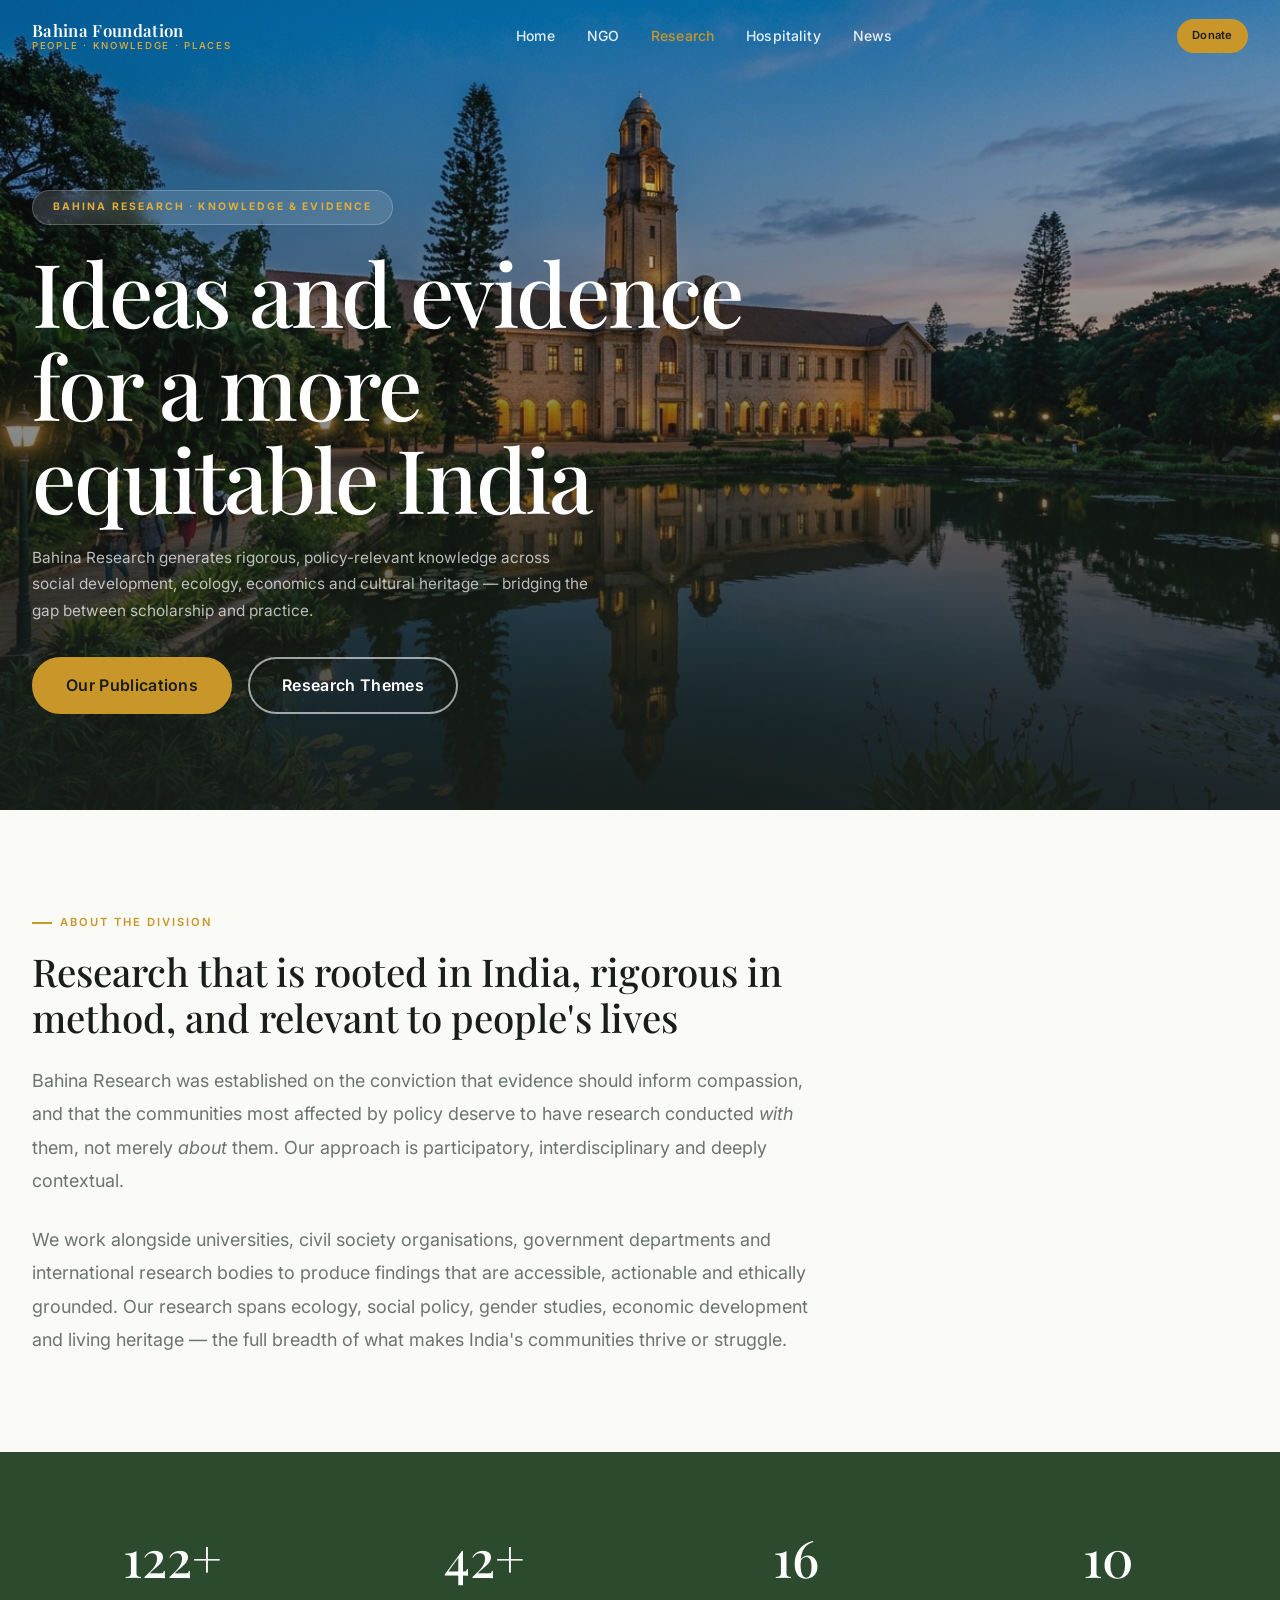
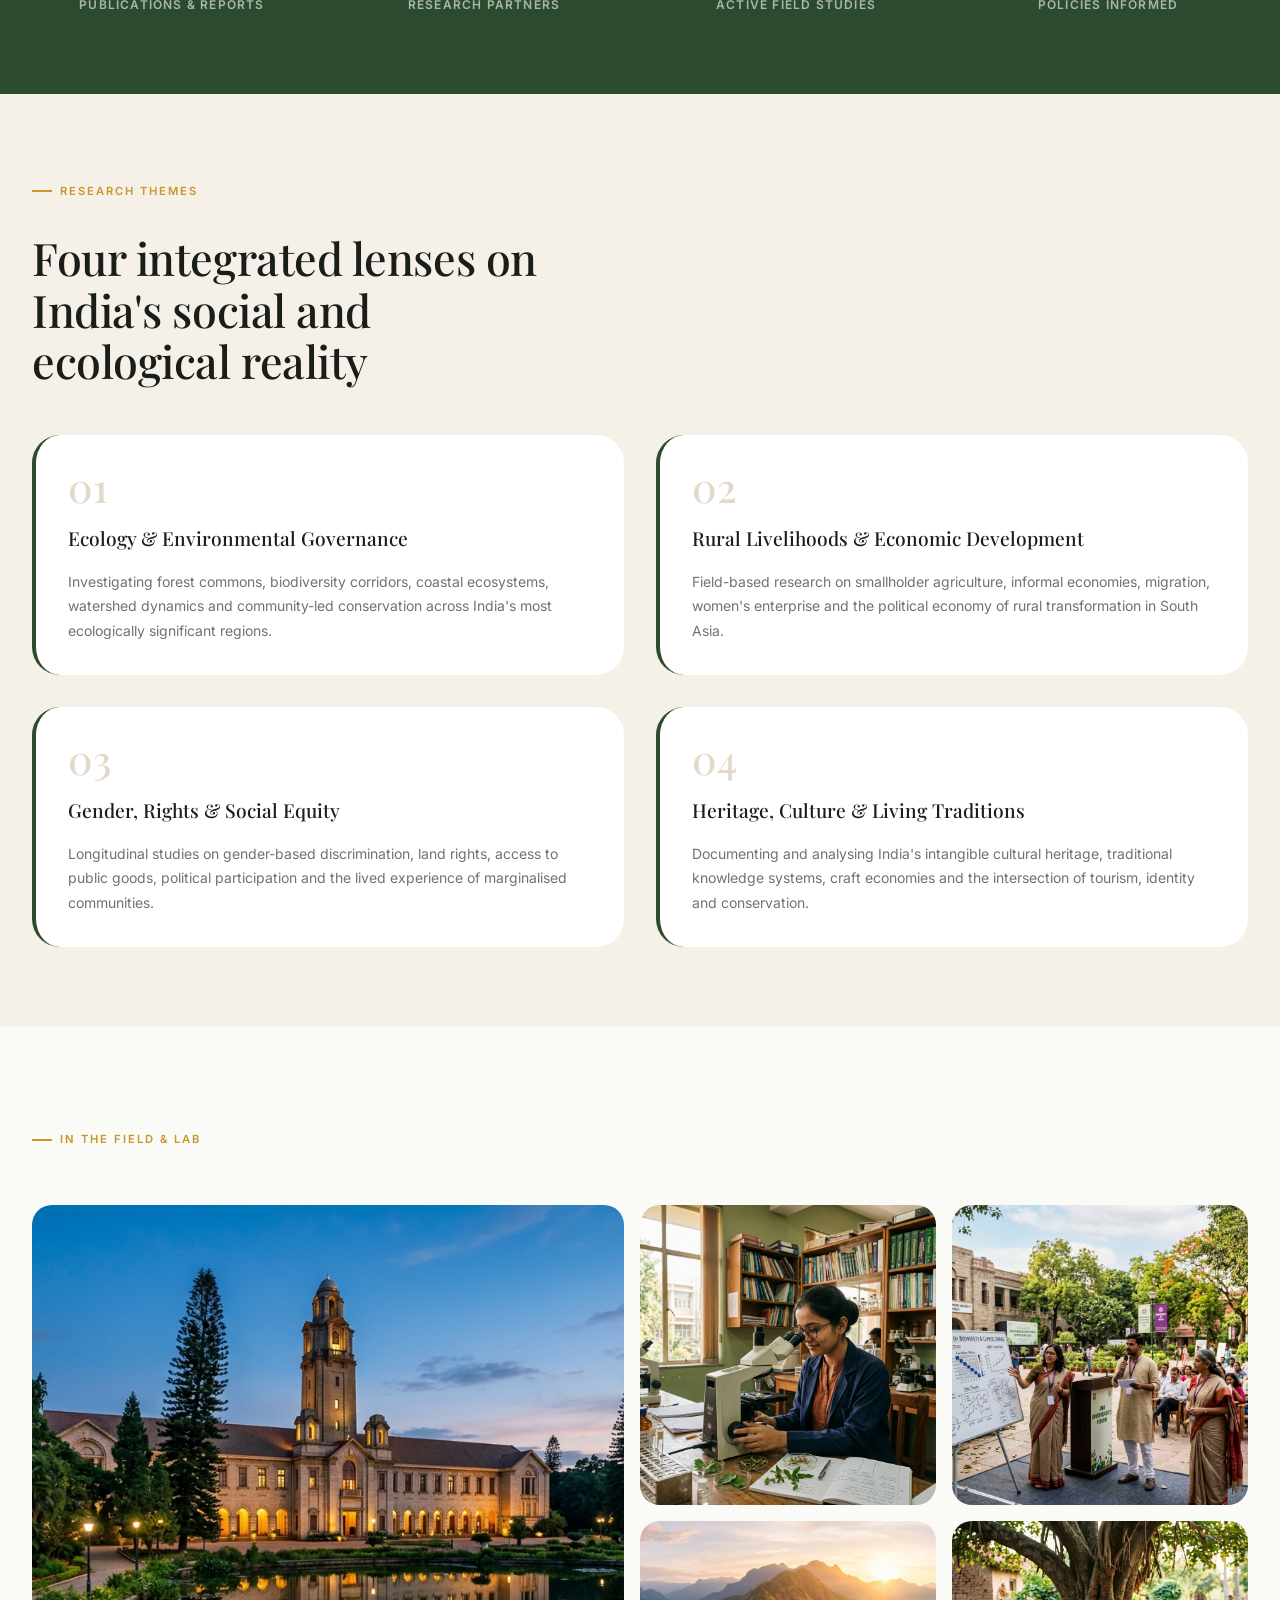
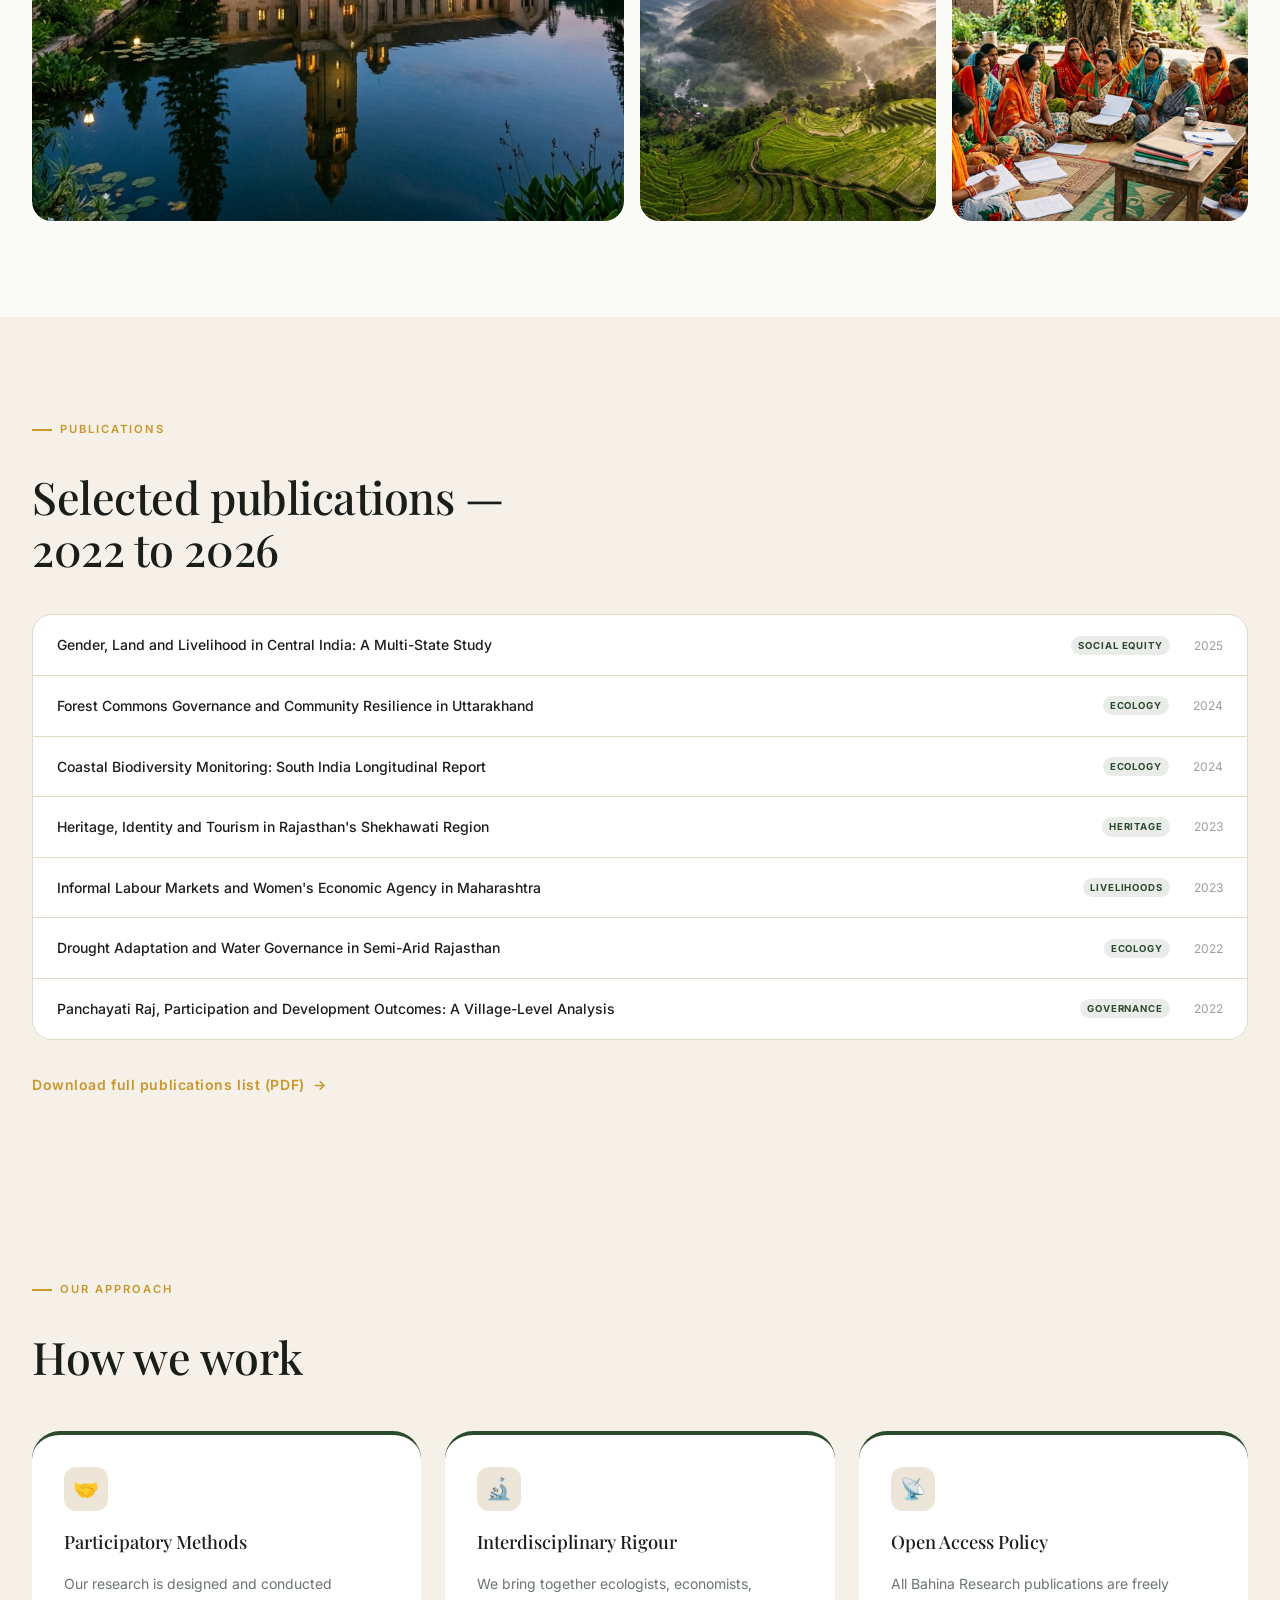
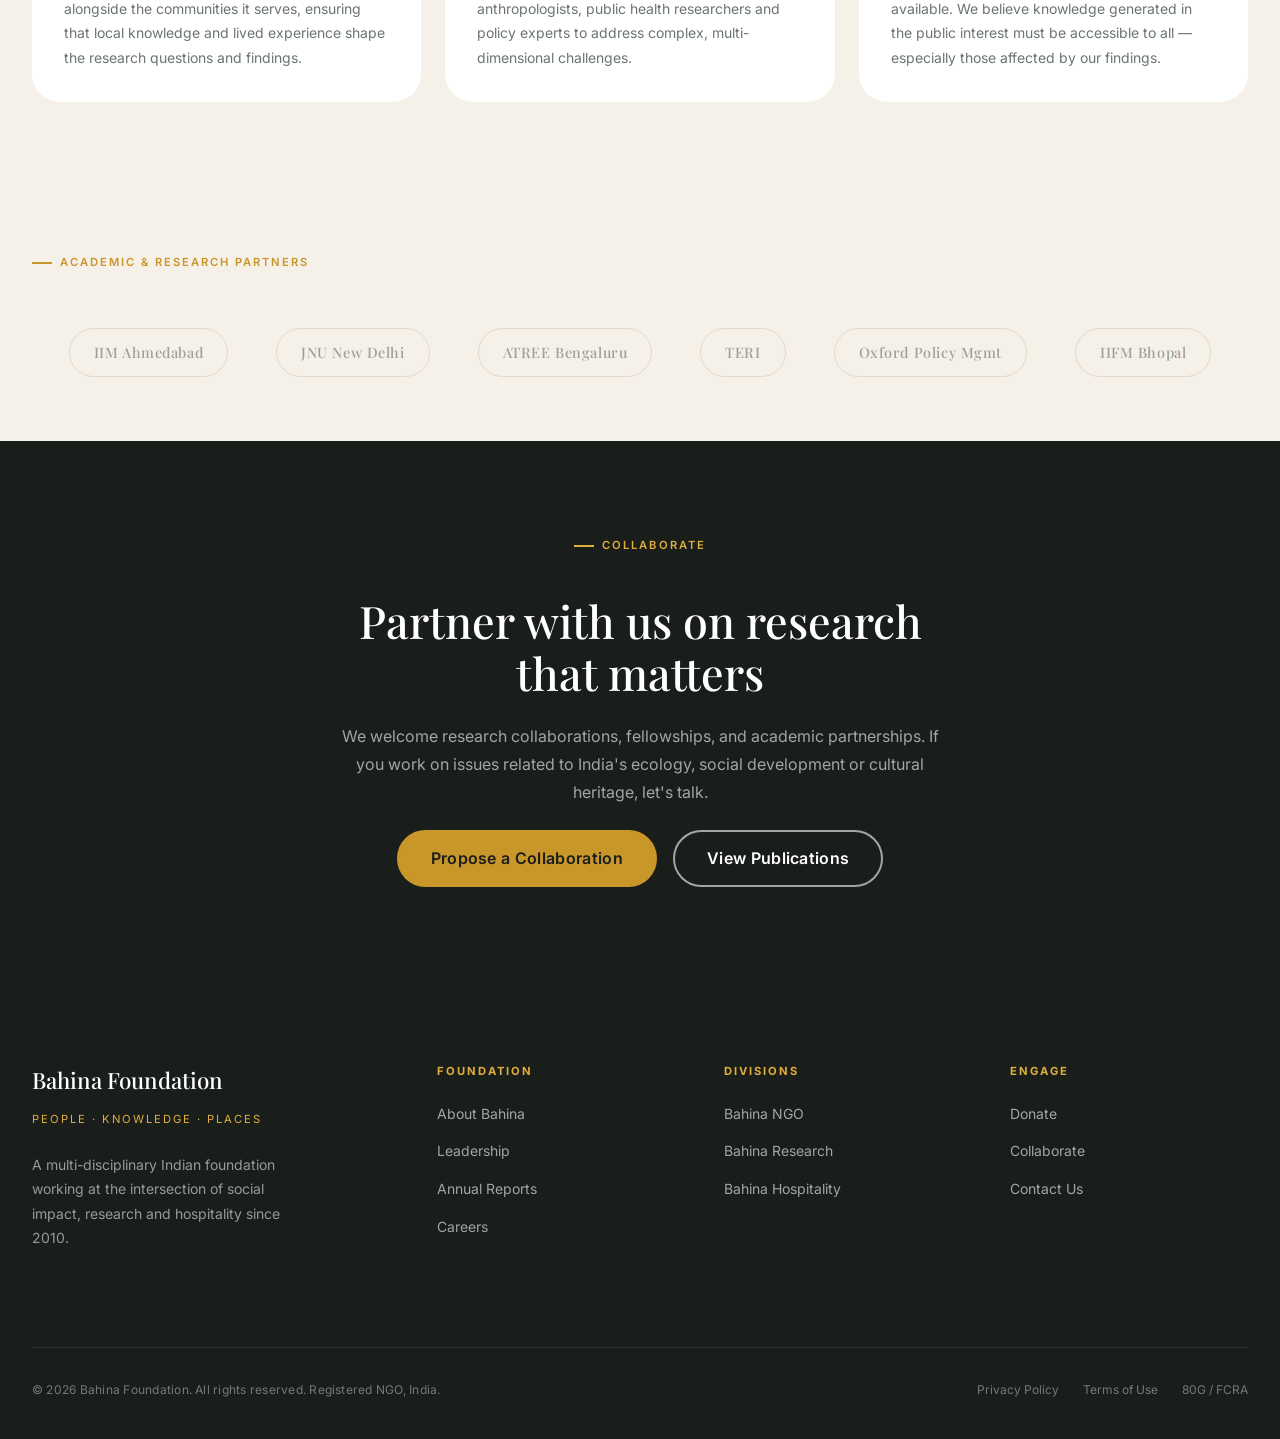
<file: research.html>
<!DOCTYPE html>
<html lang="en">
<head>
  <meta charset="UTF-8">
  <meta name="viewport" content="width=device-width, initial-scale=1.0">
  <meta name="description" content="Bahina Research — Generating knowledge, evidence and ideas for a better future. Policy-relevant research across ecology, social development and cultural heritage in India.">
  <title>Bahina Research — Knowledge & Evidence | Bahina Foundation</title>
  <link rel="stylesheet" href="css/global.css">
  <link rel="stylesheet" href="css/components.css">
  <link rel="stylesheet" href="css/division.css">
  <style>
    /* Research-specific accent overrides */
    .pillar-card.research-color { border-top-color: var(--c-forest); }

    .research-themes-grid {
      display: grid;
      grid-template-columns: repeat(2, 1fr);
      gap: var(--sp-8);
      margin-top: var(--sp-12);
    }

    .theme-card {
      display: flex;
      flex-direction: column;
      gap: var(--sp-4);
      padding: var(--sp-8);
      background: var(--c-white);
      border-radius: var(--r-xl);
      border-left: 4px solid var(--c-forest);
    }

    .theme-card__num {
      font-family: var(--font-serif);
      font-size: 2.5rem;
      font-weight: 500;
      color: var(--c-ivory-deeper);
      line-height: 1;
    }

    .theme-card__title {
      font-family: var(--font-serif);
      font-size: 1.2rem;
      font-weight: 500;
      color: var(--c-charcoal);
    }

    .theme-card__desc {
      font-size: var(--fs-sm);
      line-height: 1.75;
      color: var(--c-text-muted);
    }

    .publications-section {
      background: var(--c-ivory);
      padding-block: var(--sp-24);
    }

    .publications-table {
      width: 100%;
      margin-top: var(--sp-10);
      border: 1px solid var(--c-ivory-deeper);
      border-radius: var(--r-lg);
      overflow: hidden;
    }

    .pub-row {
      display: grid;
      grid-template-columns: 1fr auto auto;
      gap: var(--sp-6);
      align-items: center;
      padding: var(--sp-5) var(--sp-6);
      border-bottom: 1px solid var(--c-ivory-deeper);
      background: var(--c-white);
      transition: background var(--t-fast);
    }

    .pub-row:last-child { border-bottom: none; }
    .pub-row:hover { background: var(--c-ivory); }

    .pub-title {
      font-size: var(--fs-sm);
      font-weight: 500;
      color: var(--c-charcoal);
      line-height: 1.4;
    }

    .pub-year {
      font-size: var(--fs-xs);
      color: var(--c-text-light);
      white-space: nowrap;
    }

    .pub-tag {
      font-size: 0.6rem;
      font-weight: 700;
      letter-spacing: 0.1em;
      text-transform: uppercase;
      padding: 0.2em 0.7em;
      border-radius: var(--r-full);
      background: rgba(44,74,46,0.1);
      color: var(--c-forest);
      white-space: nowrap;
    }

    @media (max-width: 768px) {
      .research-themes-grid { grid-template-columns: 1fr; }
      .pub-row { grid-template-columns: 1fr; gap: var(--sp-2); }
      .pub-year, .pub-tag { display: none; }
    }
  </style>
</head>
<body>

  <!-- NAV -->
  <nav class="nav" id="main-nav" data-transparent="true" role="navigation" aria-label="Main navigation">
    <div class="nav__inner">
      <a href="index.html" class="nav__logo" aria-label="Bahina Foundation Home">
        <span class="nav__logo-name">Bahina Foundation</span>
        <span class="nav__logo-tagline">People · Knowledge · Places</span>
      </a>
      <ul class="nav__links" role="list">
        <li><a href="index.html" class="nav__link">Home</a></li>
        <li><a href="ngo.html" class="nav__link">NGO</a></li>
        <li><a href="research.html" class="nav__link" style="color:var(--c-gold)">Research</a></li>
        <li><a href="hospitality.html" class="nav__link">Hospitality</a></li>
        <li><a href="index.html#news" class="nav__link">News</a></li>
      </ul>
      <div class="nav__actions">
        <a href="index.html#get-involved" class="btn btn-primary btn-sm">Donate</a>
        <button class="nav__hamburger" id="hamburger" aria-label="Toggle menu" aria-expanded="false">
          <span></span><span></span><span></span>
        </button>
      </div>
    </div>
    <div class="nav__mobile" id="mobile-menu" role="menu">
      <a href="index.html" class="nav__mobile-link">Home</a>
      <a href="ngo.html" class="nav__mobile-link">NGO</a>
      <a href="research.html" class="nav__mobile-link">Research</a>
      <a href="hospitality.html" class="nav__mobile-link">Hospitality</a>
      <a href="index.html#get-involved" class="btn btn-primary" style="margin-top:0.5rem">Donate</a>
    </div>
  </nav>

  <main>
    <!-- HERO -->
    <section class="div-hero" aria-label="Research Division Hero">
      <div class="div-hero__bg">
        <img src="assets/images/research_hero.jpg" alt="Indian research institute campus reflected in a pond at dusk" loading="eager" fetchpriority="high">
      </div>
      <div class="div-hero__overlay"></div>
      <div class="div-hero__content">
        <div class="div-hero__badge">Bahina Research · Knowledge & Evidence</div>
        <h1 class="div-hero__title">
          Ideas and evidence for a more equitable India
        </h1>
        <p class="div-hero__sub">Bahina Research generates rigorous, policy-relevant knowledge across social development, ecology, economics and cultural heritage — bridging the gap between scholarship and practice.</p>
        <div class="div-hero__actions">
          <a href="#publications" class="btn btn-primary btn-lg">Our Publications</a>
          <a href="#themes" class="btn btn-outline-white btn-lg">Research Themes</a>
        </div>
      </div>
    </section>

    <!-- INTRO -->
    <section class="div-intro section" id="about" aria-label="About Bahina Research">
      <div class="container">
        <p class="section-label">About the Division</p>
        <div class="div-intro__inner">
          <h2 class="div-intro__headline reveal">
            Research that is rooted in India, rigorous in method, and relevant to people's lives
          </h2>
          <p class="div-intro__body reveal reveal-delay-1">
            Bahina Research was established on the conviction that evidence should inform compassion, and that the communities most affected by policy deserve to have research conducted <em>with</em> them, not merely <em>about</em> them. Our approach is participatory, interdisciplinary and deeply contextual.
          </p>
          <br>
          <p class="div-intro__body reveal reveal-delay-2">
            We work alongside universities, civil society organisations, government departments and international research bodies to produce findings that are accessible, actionable and ethically grounded. Our research spans ecology, social policy, gender studies, economic development and living heritage — the full breadth of what makes India's communities thrive or struggle.
          </p>
        </div>
      </div>
    </section>

    <!-- IMPACT -->
    <section class="div-impact" aria-label="Research Division impact numbers">
      <div class="container">
        <div class="div-impact__grid">
          <div class="div-impact__item reveal">
            <div class="div-impact__num"><span data-counter="140" data-suffix="+">140<span class="plus">+</span></span></div>
            <div class="div-impact__label">Publications & Reports</div>
          </div>
          <div class="div-impact__item reveal reveal-delay-1">
            <div class="div-impact__num"><span data-counter="48" data-suffix="+">48<span class="plus">+</span></span></div>
            <div class="div-impact__label">Research Partners</div>
          </div>
          <div class="div-impact__item reveal reveal-delay-2">
            <div class="div-impact__num"><span data-counter="18">18</span></div>
            <div class="div-impact__label">Active Field Studies</div>
          </div>
          <div class="div-impact__item reveal reveal-delay-3">
            <div class="div-impact__num"><span data-counter="12">12</span></div>
            <div class="div-impact__label">Policies Informed</div>
          </div>
        </div>
      </div>
    </section>

    <!-- RESEARCH THEMES -->
    <section class="div-pillars section" id="themes" aria-label="Research themes">
      <div class="container">
        <p class="section-label">Research Themes</p>
        <h2 class="h-2 reveal" style="color:var(--c-charcoal); max-width:520px; margin-top:1rem">
          Four integrated lenses on India's social and ecological reality
        </h2>
        <div class="research-themes-grid">
          <div class="theme-card reveal">
            <div class="theme-card__num">01</div>
            <h3 class="theme-card__title">Ecology & Environmental Governance</h3>
            <p class="theme-card__desc">Investigating forest commons, biodiversity corridors, coastal ecosystems, watershed dynamics and community-led conservation across India's most ecologically significant regions.</p>
          </div>
          <div class="theme-card reveal reveal-delay-1">
            <div class="theme-card__num">02</div>
            <h3 class="theme-card__title">Rural Livelihoods & Economic Development</h3>
            <p class="theme-card__desc">Field-based research on smallholder agriculture, informal economies, migration, women's enterprise and the political economy of rural transformation in South Asia.</p>
          </div>
          <div class="theme-card reveal reveal-delay-2">
            <div class="theme-card__num">03</div>
            <h3 class="theme-card__title">Gender, Rights & Social Equity</h3>
            <p class="theme-card__desc">Longitudinal studies on gender-based discrimination, land rights, access to public goods, political participation and the lived experience of marginalised communities.</p>
          </div>
          <div class="theme-card reveal reveal-delay-3">
            <div class="theme-card__num">04</div>
            <h3 class="theme-card__title">Heritage, Culture & Living Traditions</h3>
            <p class="theme-card__desc">Documenting and analysing India's intangible cultural heritage, traditional knowledge systems, craft economies and the intersection of tourism, identity and conservation.</p>
          </div>
        </div>
      </div>
    </section>

    <!-- PHOTO GRID -->
    <section class="div-photo-grid section" aria-label="Research photography">
      <div class="container">
        <p class="section-label">In the Field & Lab</p>
        <div class="div-photo-grid__grid">
          <div class="div-photo-grid__item large">
            <img src="assets/images/research_hero.jpg" alt="Research institute campus at dusk reflected in a pond" loading="lazy">
          </div>
          <div class="div-photo-grid__item">
            <img src="assets/images/research_card.jpg" alt="Indian scientist examining plant specimens at a microscope" loading="lazy">
          </div>
          <div class="div-photo-grid__item">
            <img src="assets/images/news2.jpg" alt="Researchers presenting findings at an outdoor symposium" loading="lazy">
          </div>
          <div class="div-photo-grid__item">
            <img src="assets/images/fullbleed.jpg" alt="Terraced rice fields — a research landscape" loading="lazy">
          </div>
          <div class="div-photo-grid__item">
            <img src="assets/images/ngo_card.jpg" alt="Community members in a participatory research session" loading="lazy">
          </div>
        </div>
      </div>
    </section>

    <!-- PUBLICATIONS -->
    <section class="publications-section" id="publications" aria-label="Research publications">
      <div class="container">
        <p class="section-label">Publications</p>
        <h2 class="h-2 reveal" style="color:var(--c-charcoal); max-width:520px; margin-top:1rem">
          Selected publications — 2022 to 2026
        </h2>
        <div class="publications-table reveal reveal-delay-1" role="list">
          <div class="pub-row" role="listitem">
            <span class="pub-title">Gender, Land and Livelihood in Central India: A Multi-State Study</span>
            <span class="pub-tag">Social Equity</span>
            <span class="pub-year">2025</span>
          </div>
          <div class="pub-row" role="listitem">
            <span class="pub-title">Forest Commons Governance and Community Resilience in Uttarakhand</span>
            <span class="pub-tag">Ecology</span>
            <span class="pub-year">2024</span>
          </div>
          <div class="pub-row" role="listitem">
            <span class="pub-title">Coastal Biodiversity Monitoring: South India Longitudinal Report</span>
            <span class="pub-tag">Ecology</span>
            <span class="pub-year">2024</span>
          </div>
          <div class="pub-row" role="listitem">
            <span class="pub-title">Heritage, Identity and Tourism in Rajasthan's Shekhawati Region</span>
            <span class="pub-tag">Heritage</span>
            <span class="pub-year">2023</span>
          </div>
          <div class="pub-row" role="listitem">
            <span class="pub-title">Informal Labour Markets and Women's Economic Agency in Maharashtra</span>
            <span class="pub-tag">Livelihoods</span>
            <span class="pub-year">2023</span>
          </div>
          <div class="pub-row" role="listitem">
            <span class="pub-title">Drought Adaptation and Water Governance in Semi-Arid Rajasthan</span>
            <span class="pub-tag">Ecology</span>
            <span class="pub-year">2022</span>
          </div>
          <div class="pub-row" role="listitem">
            <span class="pub-title">Panchayati Raj, Participation and Development Outcomes: A Village-Level Analysis</span>
            <span class="pub-tag">Governance</span>
            <span class="pub-year">2022</span>
          </div>
        </div>
        <div style="margin-top:2rem">
          <a href="#" class="arrow-link gold reveal">Download full publications list (PDF)</a>
        </div>
      </div>
    </section>

    <!-- PILLARS / APPROACH -->
    <section class="div-pillars section" aria-label="Research approach">
      <div class="container">
        <p class="section-label">Our Approach</p>
        <h2 class="h-2 reveal" style="color:var(--c-charcoal); max-width:520px; margin-top:1rem">How we work</h2>
        <div class="div-pillars__grid">
          <div class="pillar-card research-color reveal">
            <div class="pillar-card__icon" aria-hidden="true">🤝</div>
            <h3 class="pillar-card__title">Participatory Methods</h3>
            <p class="pillar-card__desc">Our research is designed and conducted alongside the communities it serves, ensuring that local knowledge and lived experience shape the research questions and findings.</p>
          </div>
          <div class="pillar-card research-color reveal reveal-delay-1">
            <div class="pillar-card__icon" aria-hidden="true">🔬</div>
            <h3 class="pillar-card__title">Interdisciplinary Rigour</h3>
            <p class="pillar-card__desc">We bring together ecologists, economists, anthropologists, public health researchers and policy experts to address complex, multi-dimensional challenges.</p>
          </div>
          <div class="pillar-card research-color reveal reveal-delay-2">
            <div class="pillar-card__icon" aria-hidden="true">📡</div>
            <h3 class="pillar-card__title">Open Access Policy</h3>
            <p class="pillar-card__desc">All Bahina Research publications are freely available. We believe knowledge generated in the public interest must be accessible to all — especially those affected by our findings.</p>
          </div>
        </div>
      </div>
    </section>

    <!-- PARTNERS -->
    <section class="div-partners" aria-label="Research partners">
      <div class="container">
        <p class="section-label" style="justify-content:center; text-align:center">Academic & Research Partners</p>
        <div class="div-partners__grid">
          <span class="div-partner-logo">IIM Ahmedabad</span>
          <span class="div-partner-logo">JNU New Delhi</span>
          <span class="div-partner-logo">ATREE Bengaluru</span>
          <span class="div-partner-logo">TERI</span>
          <span class="div-partner-logo">Oxford Policy Mgmt</span>
          <span class="div-partner-logo">IIFM Bhopal</span>
        </div>
      </div>
    </section>

    <!-- CTA -->
    <section class="div-cta" aria-label="Collaborate with Bahina Research">
      <div class="container">
        <div class="div-cta__inner">
          <p class="section-label light" style="justify-content:center">Collaborate</p>
          <h2 class="div-cta__headline">Partner with us on research that matters</h2>
          <p class="div-cta__sub">We welcome research collaborations, fellowships, and academic partnerships. If you work on issues related to India's ecology, social development or cultural heritage, let's talk.</p>
          <div class="div-cta__actions">
            <a href="#" class="btn btn-primary btn-lg">Propose a Collaboration</a>
            <a href="#publications" class="btn btn-outline-white btn-lg">View Publications</a>
          </div>
        </div>
      </div>
    </section>
  </main>

  <footer class="footer" aria-label="Site footer">
    <div class="container">
      <div class="footer__top">
        <div>
          <div class="footer__brand-name">Bahina Foundation</div>
          <div class="footer__brand-tagline">People · Knowledge · Places</div>
          <p class="footer__brand-desc">A multi-disciplinary Indian foundation working at the intersection of social impact, research and hospitality since 2010.</p>
        </div>
        <div>
          <div class="footer__col-title">Foundation</div>
          <ul class="footer__links">
            <li><a href="index.html#about" class="footer__link">About Bahina</a></li>
            <li><a href="#" class="footer__link">Leadership</a></li>
            <li><a href="#" class="footer__link">Annual Reports</a></li>
            <li><a href="#" class="footer__link">Careers</a></li>
          </ul>
        </div>
        <div>
          <div class="footer__col-title">Divisions</div>
          <ul class="footer__links">
            <li><a href="ngo.html" class="footer__link">Bahina NGO</a></li>
            <li><a href="research.html" class="footer__link">Bahina Research</a></li>
            <li><a href="hospitality.html" class="footer__link">Bahina Hospitality</a></li>
          </ul>
        </div>
        <div>
          <div class="footer__col-title">Engage</div>
          <ul class="footer__links">
            <li><a href="index.html#get-involved" class="footer__link">Donate</a></li>
            <li><a href="#" class="footer__link">Collaborate</a></li>
            <li><a href="#" class="footer__link">Contact Us</a></li>
          </ul>
        </div>
      </div>
      <div class="footer__bottom">
        <p class="footer__copy">© 2026 Bahina Foundation. All rights reserved. Registered NGO, India.</p>
        <div class="footer__bottom-links">
          <a href="#" class="footer__bottom-link">Privacy Policy</a>
          <a href="#" class="footer__bottom-link">Terms of Use</a>
          <a href="#" class="footer__bottom-link">80G / FCRA</a>
        </div>
      </div>
    </div>
  </footer>

  <script src="js/main.js"></script>
</body>
</html>
</file>
<file: css/global.css>
/* ===================================================
   BAHINA FOUNDATION — Global Design System
   =================================================== */

@import url('https://fonts.googleapis.com/css2?family=Playfair+Display:ital,wght@0,400;0,500;0,600;0,700;1,400;1,500&family=Inter:wght@300;400;500;600;700&display=swap');

/* --- Custom Properties (Design Tokens) --- */
:root {
  /* Colors */
  --c-forest:        #2C4A2E;
  --c-forest-light:  #3D6640;
  --c-forest-dark:   #1E3320;
  --c-sage:          #6B7C5A;
  --c-sage-light:    #8A9E78;
  --c-sage-pale:     #B8C9A8;

  --c-ivory:         #F5F0E8;
  --c-ivory-dark:    #EDE6D8;
  --c-ivory-deeper:  #E2D9C8;
  --c-warm-white:    #FAFAF7;

  --c-gold:          #C9962A;
  --c-gold-light:    #E0AE3C;
  --c-gold-dark:     #A87820;
  --c-gold-pale:     #F5E8C8;

  --c-terra:         #B5603A;
  --c-terra-light:   #CC7550;
  --c-terra-pale:    #F0D5C8;

  --c-charcoal:      #1A1E1B;
  --c-charcoal-mid:  #2E3530;
  --c-charcoal-soft: #424A44;
  --c-text:          #2E3530;
  --c-text-muted:    #6B7570;
  --c-text-light:    #9AA09B;
  --c-white:         #FFFFFF;

  /* Typography */
  --font-serif:  'Playfair Display', Georgia, serif;
  --font-sans:   'Inter', -apple-system, BlinkMacSystemFont, sans-serif;

  /* Font sizes */
  --fs-xs:    0.75rem;    /* 12px */
  --fs-sm:    0.875rem;   /* 14px */
  --fs-base:  1rem;       /* 16px */
  --fs-md:    1.125rem;   /* 18px */
  --fs-lg:    1.25rem;    /* 20px */
  --fs-xl:    1.5rem;     /* 24px */
  --fs-2xl:   2rem;       /* 32px */
  --fs-3xl:   2.5rem;     /* 40px */
  --fs-4xl:   3rem;       /* 48px */
  --fs-5xl:   3.75rem;    /* 60px */
  --fs-6xl:   4.5rem;     /* 72px */
  --fs-7xl:   5.5rem;     /* 88px */

  /* Spacing */
  --sp-1:   0.25rem;
  --sp-2:   0.5rem;
  --sp-3:   0.75rem;
  --sp-4:   1rem;
  --sp-5:   1.25rem;
  --sp-6:   1.5rem;
  --sp-8:   2rem;
  --sp-10:  2.5rem;
  --sp-12:  3rem;
  --sp-16:  4rem;
  --sp-20:  5rem;
  --sp-24:  6rem;
  --sp-32:  8rem;

  /* Border radius */
  --r-sm:   6px;
  --r-md:   12px;
  --r-lg:   20px;
  --r-xl:   28px;
  --r-2xl:  40px;
  --r-full: 9999px;

  /* Shadows */
  --shadow-sm:  0 1px 3px rgba(0,0,0,0.08), 0 1px 2px rgba(0,0,0,0.06);
  --shadow-md:  0 4px 16px rgba(0,0,0,0.10), 0 2px 6px rgba(0,0,0,0.07);
  --shadow-lg:  0 12px 40px rgba(0,0,0,0.14), 0 4px 12px rgba(0,0,0,0.08);
  --shadow-xl:  0 24px 64px rgba(0,0,0,0.18);

  /* Transitions */
  --t-fast:   150ms ease;
  --t-base:   250ms ease;
  --t-slow:   400ms ease;

  /* Container */
  --max-w:     1280px;
  --max-w-md:  960px;
  --max-w-sm:  720px;

  /* Nav height */
  --nav-h:     72px;
}

/* --- Reset --- */
*, *::before, *::after {
  box-sizing: border-box;
  margin: 0;
  padding: 0;
}

html {
  scroll-behavior: smooth;
  -webkit-font-smoothing: antialiased;
  -moz-osx-font-smoothing: grayscale;
}

body {
  font-family: var(--font-sans);
  font-size: var(--fs-base);
  color: var(--c-text);
  background: var(--c-warm-white);
  line-height: 1.6;
  overflow-x: hidden;
}

img {
  display: block;
  max-width: 100%;
  height: auto;
}

a {
  color: inherit;
  text-decoration: none;
}

ul, ol {
  list-style: none;
}

button {
  cursor: pointer;
  border: none;
  background: none;
  font-family: inherit;
}

/* --- Typography Utilities --- */
.font-serif   { font-family: var(--font-serif); }
.font-sans    { font-family: var(--font-sans); }

.text-xs    { font-size: var(--fs-xs); }
.text-sm    { font-size: var(--fs-sm); }
.text-base  { font-size: var(--fs-base); }
.text-md    { font-size: var(--fs-md); }
.text-lg    { font-size: var(--fs-lg); }
.text-xl    { font-size: var(--fs-xl); }
.text-2xl   { font-size: var(--fs-2xl); }
.text-3xl   { font-size: var(--fs-3xl); }

.fw-300  { font-weight: 300; }
.fw-400  { font-weight: 400; }
.fw-500  { font-weight: 500; }
.fw-600  { font-weight: 600; }
.fw-700  { font-weight: 700; }

.italic   { font-style: italic; }
.uppercase { text-transform: uppercase; }
.tracked   { letter-spacing: 0.08em; }
.tracked-wide { letter-spacing: 0.15em; }

/* --- Color Utilities --- */
.text-forest  { color: var(--c-forest); }
.text-gold    { color: var(--c-gold); }
.text-terra   { color: var(--c-terra); }
.text-muted   { color: var(--c-text-muted); }
.text-light   { color: var(--c-text-light); }
.text-white   { color: var(--c-white); }
.text-ivory   { color: var(--c-ivory); }

.bg-ivory     { background: var(--c-ivory); }
.bg-white     { background: var(--c-white); }
.bg-charcoal  { background: var(--c-charcoal); }
.bg-forest    { background: var(--c-forest); }

/* --- Layout --- */
.container {
  max-width: var(--max-w);
  margin-inline: auto;
  padding-inline: var(--sp-8);
}

.container-md {
  max-width: var(--max-w-md);
  margin-inline: auto;
  padding-inline: var(--sp-8);
}

.container-sm {
  max-width: var(--max-w-sm);
  margin-inline: auto;
  padding-inline: var(--sp-8);
}

/* --- Section Spacing --- */
.section {
  padding-block: var(--sp-24);
}

.section-sm {
  padding-block: var(--sp-16);
}

.section-lg {
  padding-block: var(--sp-32);
}

/* --- Section Labels --- */
.section-label {
  display: inline-flex;
  align-items: center;
  gap: var(--sp-2);
  font-family: var(--font-sans);
  font-size: 0.7rem;
  font-weight: 600;
  letter-spacing: 0.18em;
  text-transform: uppercase;
  color: var(--c-gold);
  margin-bottom: var(--sp-4);
}

.section-label::before {
  content: '';
  display: inline-block;
  width: 20px;
  height: 2px;
  background: var(--c-gold);
  flex-shrink: 0;
}

.section-label.light {
  color: var(--c-gold-light);
}

.section-label.light::before {
  background: var(--c-gold-light);
}

/* --- Heading Styles --- */
.h-display {
  font-family: var(--font-serif);
  font-size: clamp(var(--fs-4xl), 7vw, var(--fs-7xl));
  font-weight: 500;
  line-height: 1.05;
  letter-spacing: -0.02em;
}

.h-1 {
  font-family: var(--font-serif);
  font-size: clamp(var(--fs-3xl), 5vw, var(--fs-5xl));
  font-weight: 500;
  line-height: 1.1;
  letter-spacing: -0.02em;
}

.h-2 {
  font-family: var(--font-serif);
  font-size: clamp(var(--fs-2xl), 3.5vw, var(--fs-4xl));
  font-weight: 500;
  line-height: 1.15;
  letter-spacing: -0.01em;
}

.h-3 {
  font-family: var(--font-serif);
  font-size: clamp(var(--fs-xl), 2.5vw, var(--fs-3xl));
  font-weight: 500;
  line-height: 1.2;
}

.h-4 {
  font-family: var(--font-serif);
  font-size: clamp(var(--fs-lg), 2vw, var(--fs-2xl));
  font-weight: 500;
  line-height: 1.3;
}

.body-lg {
  font-size: clamp(var(--fs-base), 1.2vw, var(--fs-md));
  line-height: 1.75;
  color: var(--c-text-muted);
}

.body-base {
  font-size: var(--fs-base);
  line-height: 1.7;
  color: var(--c-text-muted);
}

/* --- Divider --- */
hr.divider {
  border: none;
  border-top: 1px solid var(--c-ivory-dark);
  margin-block: var(--sp-12);
}

/* --- Responsive helpers --- */
.hide-mobile { display: block; }
.show-mobile { display: none; }

@media (max-width: 768px) {
  :root {
    --sp-24: 4rem;
    --sp-32: 5rem;
  }

  .container, .container-md, .container-sm {
    padding-inline: var(--sp-5);
  }

  .hide-mobile { display: none; }
  .show-mobile { display: block; }

  .section { padding-block: var(--sp-16); }
}

/* --- Scroll reveal animation setup --- */
.reveal {
  opacity: 0;
  transform: translateY(24px);
  transition: opacity 0.7s ease, transform 0.7s ease;
}

.reveal.visible {
  opacity: 1;
  transform: translateY(0);
}

.reveal-delay-1 { transition-delay: 0.1s; }
.reveal-delay-2 { transition-delay: 0.2s; }
.reveal-delay-3 { transition-delay: 0.3s; }
.reveal-delay-4 { transition-delay: 0.4s; }
</file>
<file: css/components.css>
/* ===================================================
   BAHINA FOUNDATION — Component Library
   =================================================== */

/* ==================== NAVIGATION ==================== */
.nav {
  position: fixed;
  top: 0;
  left: 0;
  right: 0;
  z-index: 1000;
  height: var(--nav-h);
  display: flex;
  align-items: center;
  transition: background var(--t-base), box-shadow var(--t-base), backdrop-filter var(--t-base);
}

.nav.scrolled {
  background: rgba(250, 250, 247, 0.96);
  backdrop-filter: blur(12px);
  -webkit-backdrop-filter: blur(12px);
  box-shadow: 0 1px 0 rgba(0,0,0,0.08);
}

.nav.transparent {
  background: transparent;
}

.nav.dark {
  background: rgba(26, 30, 27, 0.92);
  backdrop-filter: blur(12px);
  -webkit-backdrop-filter: blur(12px);
}

.nav__inner {
  width: 100%;
  max-width: var(--max-w);
  margin-inline: auto;
  padding-inline: var(--sp-8);
  display: flex;
  align-items: center;
  justify-content: space-between;
  gap: var(--sp-8);
}

/* Logo */
.nav__logo {
  display: flex;
  flex-direction: column;
  line-height: 1;
  flex-shrink: 0;
}

.nav__logo-name {
  font-family: var(--font-serif);
  font-size: 1.05rem;
  font-weight: 600;
  color: var(--c-charcoal);
  letter-spacing: 0.02em;
}

.nav__logo-tagline {
  font-family: var(--font-sans);
  font-size: 0.6rem;
  font-weight: 500;
  letter-spacing: 0.18em;
  text-transform: uppercase;
  color: var(--c-gold);
  margin-top: 2px;
}

.nav.transparent .nav__logo-name,
.nav.dark .nav__logo-name {
  color: var(--c-white);
}

.nav.transparent .nav__logo-tagline,
.nav.dark .nav__logo-tagline {
  color: var(--c-gold-light);
}

/* Links */
.nav__links {
  display: flex;
  align-items: center;
  gap: var(--sp-8);
}

.nav__link {
  font-family: var(--font-sans);
  font-size: var(--fs-sm);
  font-weight: 500;
  color: var(--c-charcoal);
  letter-spacing: 0.01em;
  position: relative;
  padding-block: var(--sp-1);
  transition: color var(--t-fast);
}

.nav__link::after {
  content: '';
  position: absolute;
  bottom: -2px;
  left: 0;
  width: 0;
  height: 1.5px;
  background: var(--c-gold);
  transition: width var(--t-base);
}

.nav__link:hover { color: var(--c-forest); }
.nav__link:hover::after { width: 100%; }

.nav.transparent .nav__link,
.nav.dark .nav__link {
  color: rgba(255,255,255,0.88);
}

.nav.transparent .nav__link:hover,
.nav.dark .nav__link:hover {
  color: var(--c-white);
}

/* Actions */
.nav__actions {
  display: flex;
  align-items: center;
  gap: var(--sp-4);
  flex-shrink: 0;
}

/* Hamburger */
.nav__hamburger {
  display: none;
  flex-direction: column;
  gap: 5px;
  width: 28px;
  cursor: pointer;
  padding: var(--sp-2);
}

.nav__hamburger span {
  display: block;
  width: 100%;
  height: 2px;
  background: var(--c-charcoal);
  border-radius: 2px;
  transition: transform var(--t-base), opacity var(--t-base);
}

.nav.transparent .nav__hamburger span,
.nav.dark .nav__hamburger span {
  background: var(--c-white);
}

.nav__hamburger.open span:nth-child(1) { transform: translateY(7px) rotate(45deg); }
.nav__hamburger.open span:nth-child(2) { opacity: 0; transform: scaleX(0); }
.nav__hamburger.open span:nth-child(3) { transform: translateY(-7px) rotate(-45deg); }

/* Mobile menu */
.nav__mobile {
  display: none;
  position: fixed;
  top: var(--nav-h);
  left: 0;
  right: 0;
  background: var(--c-warm-white);
  border-top: 1px solid var(--c-ivory-dark);
  padding: var(--sp-6) var(--sp-5);
  flex-direction: column;
  gap: var(--sp-4);
  box-shadow: var(--shadow-lg);
  z-index: 999;
}

.nav__mobile.open { display: flex; }

.nav__mobile-link {
  font-size: var(--fs-md);
  font-weight: 500;
  color: var(--c-charcoal);
  padding-block: var(--sp-3);
  border-bottom: 1px solid var(--c-ivory-dark);
}

/* ==================== BUTTONS ==================== */
.btn {
  display: inline-flex;
  align-items: center;
  justify-content: center;
  gap: var(--sp-2);
  font-family: var(--font-sans);
  font-size: var(--fs-sm);
  font-weight: 600;
  letter-spacing: 0.02em;
  border-radius: var(--r-full);
  padding: 0.65em 1.6em;
  transition: all var(--t-base);
  white-space: nowrap;
  cursor: pointer;
  border: 2px solid transparent;
}

.btn-primary {
  background: var(--c-gold);
  color: var(--c-charcoal);
  border-color: var(--c-gold);
}

.btn-primary:hover {
  background: var(--c-gold-dark);
  border-color: var(--c-gold-dark);
  transform: translateY(-1px);
  box-shadow: 0 6px 20px rgba(201, 150, 42, 0.35);
}

.btn-secondary {
  background: var(--c-forest);
  color: var(--c-white);
  border-color: var(--c-forest);
}

.btn-secondary:hover {
  background: var(--c-forest-light);
  border-color: var(--c-forest-light);
  transform: translateY(-1px);
  box-shadow: 0 6px 20px rgba(44, 74, 46, 0.35);
}

.btn-outline {
  background: transparent;
  color: var(--c-charcoal);
  border-color: var(--c-charcoal);
}

.btn-outline:hover {
  background: var(--c-charcoal);
  color: var(--c-white);
}

.btn-outline-white {
  background: transparent;
  color: var(--c-white);
  border-color: rgba(255,255,255,0.6);
}

.btn-outline-white:hover {
  background: var(--c-white);
  color: var(--c-charcoal);
  border-color: var(--c-white);
}

.btn-outline-gold {
  background: transparent;
  color: var(--c-gold);
  border-color: var(--c-gold);
}

.btn-outline-gold:hover {
  background: var(--c-gold);
  color: var(--c-charcoal);
}

.btn-sm {
  font-size: 0.7rem;
  padding: 0.5em 1.2em;
}

.btn-lg {
  font-size: var(--fs-base);
  padding: 0.85em 2em;
}

.btn-icon {
  gap: var(--sp-3);
}

.btn-icon svg, .btn-icon .icon {
  transition: transform var(--t-base);
}

.btn-icon:hover svg,
.btn-icon:hover .icon {
  transform: translateX(3px);
}

/* Arrow link */
.arrow-link {
  display: inline-flex;
  align-items: center;
  gap: var(--sp-2);
  font-size: var(--fs-sm);
  font-weight: 600;
  letter-spacing: 0.04em;
  color: var(--c-forest);
  transition: gap var(--t-base), color var(--t-fast);
}

.arrow-link::after {
  content: '→';
  transition: transform var(--t-base);
}

.arrow-link:hover {
  color: var(--c-gold);
  gap: var(--sp-3);
}

.arrow-link.light {
  color: var(--c-white);
}

.arrow-link.light:hover {
  color: var(--c-gold-light);
}

.arrow-link.gold {
  color: var(--c-gold);
}

/* ==================== CARDS ==================== */
.card {
  background: var(--c-white);
  border-radius: var(--r-xl);
  overflow: hidden;
  box-shadow: var(--shadow-sm);
  transition: box-shadow var(--t-base), transform var(--t-base);
}

.card:hover {
  box-shadow: var(--shadow-md);
  transform: translateY(-3px);
}

/* Editorial program card */
.program-card {
  display: grid;
  grid-template-columns: 1fr 1fr;
  background: var(--c-ivory);
  border-radius: var(--r-xl);
  overflow: hidden;
  min-height: 340px;
  transition: box-shadow var(--t-base);
}

.program-card:hover {
  box-shadow: var(--shadow-lg);
}

.program-card.reverse {
  direction: rtl;
}

.program-card.reverse > * {
  direction: ltr;
}

.program-card__image {
  width: 100%;
  height: 100%;
  object-fit: cover;
  display: block;
  min-height: 280px;
}

.program-card__content {
  padding: var(--sp-10) var(--sp-8);
  display: flex;
  flex-direction: column;
  justify-content: center;
  gap: var(--sp-4);
}

.program-card__tag {
  font-size: 0.65rem;
  font-weight: 700;
  letter-spacing: 0.18em;
  text-transform: uppercase;
  color: var(--c-gold);
}

.program-card__title {
  font-family: var(--font-serif);
  font-size: clamp(1.3rem, 2vw, 1.8rem);
  font-weight: 500;
  line-height: 1.2;
  color: var(--c-charcoal);
}

.program-card__desc {
  font-size: var(--fs-sm);
  line-height: 1.75;
  color: var(--c-text-muted);
}

/* News / Article card */
.article-card {
  display: flex;
  flex-direction: column;
  background: var(--c-charcoal-mid);
  border-radius: var(--r-lg);
  overflow: hidden;
  transition: transform var(--t-base);
}

.article-card:hover { transform: translateY(-4px); }

.article-card__image {
  width: 100%;
  aspect-ratio: 3/2;
  object-fit: cover;
}

.article-card__content {
  padding: var(--sp-6);
  display: flex;
  flex-direction: column;
  gap: var(--sp-3);
  flex: 1;
}

.article-card__tag {
  font-size: 0.65rem;
  font-weight: 700;
  letter-spacing: 0.16em;
  text-transform: uppercase;
  color: var(--c-gold-light);
}

.article-card__title {
  font-family: var(--font-serif);
  font-size: 1.15rem;
  font-weight: 500;
  line-height: 1.3;
  color: var(--c-white);
}

.article-card__meta {
  font-size: var(--fs-xs);
  color: var(--c-text-light);
  margin-top: auto;
}

/* ==================== STAT BLOCKS ==================== */
.stat-block {
  display: flex;
  flex-direction: column;
  gap: var(--sp-1);
}

.stat-block__number {
  font-family: var(--font-serif);
  font-size: clamp(2.2rem, 4vw, 3.5rem);
  font-weight: 500;
  color: var(--c-charcoal);
  line-height: 1;
  letter-spacing: -0.02em;
}

.stat-block__number .suffix {
  font-size: 0.55em;
  font-weight: 400;
  color: var(--c-gold);
  vertical-align: super;
}

.stat-block__label {
  font-size: var(--fs-sm);
  color: var(--c-text-muted);
  font-weight: 400;
  line-height: 1.4;
  max-width: 180px;
}

.stat-block.light .stat-block__number { color: var(--c-white); }
.stat-block.light .stat-block__label  { color: rgba(255,255,255,0.65); }

/* ==================== DIVISION BADGE ==================== */
.division-badge {
  display: inline-flex;
  align-items: center;
  gap: var(--sp-2);
  padding: var(--sp-1) var(--sp-4);
  border-radius: var(--r-full);
  font-size: var(--fs-xs);
  font-weight: 700;
  letter-spacing: 0.12em;
  text-transform: uppercase;
}

.division-badge.ngo {
  background: rgba(107, 124, 90, 0.15);
  color: var(--c-sage);
  border: 1px solid rgba(107, 124, 90, 0.3);
}

.division-badge.research {
  background: rgba(44, 74, 46, 0.12);
  color: var(--c-forest);
  border: 1px solid rgba(44, 74, 46, 0.25);
}

.division-badge.hospitality {
  background: rgba(181, 96, 58, 0.12);
  color: var(--c-terra);
  border: 1px solid rgba(181, 96, 58, 0.25);
}

/* ==================== FOOTER ==================== */
.footer {
  background: var(--c-charcoal);
  color: var(--c-white);
  padding-block: var(--sp-20) var(--sp-10);
}

.footer__top {
  display: grid;
  grid-template-columns: 1.5fr 1fr 1fr 1fr;
  gap: var(--sp-12);
  padding-bottom: var(--sp-16);
  border-bottom: 1px solid rgba(255,255,255,0.1);
}

.footer__brand-name {
  font-family: var(--font-serif);
  font-size: 1.4rem;
  font-weight: 500;
  margin-bottom: var(--sp-3);
}

.footer__brand-tagline {
  font-size: 0.7rem;
  letter-spacing: 0.18em;
  text-transform: uppercase;
  color: var(--c-gold-light);
  margin-bottom: var(--sp-6);
}

.footer__brand-desc {
  font-size: var(--fs-sm);
  line-height: 1.75;
  color: rgba(255,255,255,0.55);
  max-width: 280px;
  margin-bottom: var(--sp-8);
}

.footer__col-title {
  font-size: 0.7rem;
  font-weight: 700;
  letter-spacing: 0.18em;
  text-transform: uppercase;
  color: var(--c-gold-light);
  margin-bottom: var(--sp-5);
}

.footer__links {
  display: flex;
  flex-direction: column;
  gap: var(--sp-3);
}

.footer__link {
  font-size: var(--fs-sm);
  color: rgba(255,255,255,0.6);
  transition: color var(--t-fast);
  line-height: 1.4;
}

.footer__link:hover { color: var(--c-white); }

.footer__bottom {
  display: flex;
  align-items: center;
  justify-content: space-between;
  padding-top: var(--sp-8);
  gap: var(--sp-4);
  flex-wrap: wrap;
}

.footer__copy {
  font-size: var(--fs-xs);
  color: rgba(255,255,255,0.4);
  letter-spacing: 0.02em;
}

.footer__bottom-links {
  display: flex;
  gap: var(--sp-6);
}

.footer__bottom-link {
  font-size: var(--fs-xs);
  color: rgba(255,255,255,0.4);
  transition: color var(--t-fast);
}

.footer__bottom-link:hover { color: rgba(255,255,255,0.7); }

/* Newsletter input */
.newsletter-form {
  display: flex;
  border: 1px solid rgba(255,255,255,0.2);
  border-radius: var(--r-full);
  overflow: hidden;
  max-width: 320px;
}

.newsletter-form input {
  flex: 1;
  background: transparent;
  border: none;
  outline: none;
  padding: var(--sp-3) var(--sp-5);
  font-family: var(--font-sans);
  font-size: var(--fs-sm);
  color: var(--c-white);
}

.newsletter-form input::placeholder {
  color: rgba(255,255,255,0.4);
}

.newsletter-form button {
  background: var(--c-gold);
  color: var(--c-charcoal);
  border: none;
  padding: var(--sp-3) var(--sp-5);
  font-family: var(--font-sans);
  font-size: var(--fs-xs);
  font-weight: 700;
  letter-spacing: 0.08em;
  text-transform: uppercase;
  cursor: pointer;
  transition: background var(--t-fast);
  white-space: nowrap;
}

.newsletter-form button:hover {
  background: var(--c-gold-light);
}

/* ==================== TAGS ==================== */
.tag {
  display: inline-block;
  padding: 0.25em 0.75em;
  border-radius: var(--r-full);
  font-size: var(--fs-xs);
  font-weight: 600;
  letter-spacing: 0.06em;
  text-transform: uppercase;
}

.tag-forest { background: rgba(44,74,46,0.1); color: var(--c-forest); }
.tag-gold   { background: rgba(201,150,42,0.12); color: var(--c-gold-dark); }
.tag-terra  { background: rgba(181,96,58,0.1); color: var(--c-terra); }
.tag-sage   { background: rgba(107,124,90,0.1); color: var(--c-sage); }

/* ==================== QUOTE BLOCK ==================== */
.pullquote {
  position: relative;
  padding: var(--sp-6) var(--sp-8);
  border-left: 3px solid var(--c-gold);
}

.pullquote__text {
  font-family: var(--font-serif);
  font-size: clamp(1.1rem, 2vw, 1.5rem);
  font-weight: 400;
  font-style: italic;
  line-height: 1.5;
  color: var(--c-charcoal);
}

.pullquote__attribution {
  margin-top: var(--sp-4);
  font-size: var(--fs-xs);
  font-weight: 600;
  letter-spacing: 0.12em;
  text-transform: uppercase;
  color: var(--c-text-muted);
}

/* ==================== FLOATING STAT CARD ==================== */
.stat-card {
  background: var(--c-white);
  border-radius: var(--r-lg);
  padding: var(--sp-5) var(--sp-6);
  box-shadow: var(--shadow-lg);
  display: inline-flex;
  flex-direction: column;
  gap: var(--sp-1);
  min-width: 140px;
}

.stat-card.dark {
  background: var(--c-charcoal);
  color: var(--c-white);
}

.stat-card.gold {
  background: var(--c-gold);
  color: var(--c-charcoal);
}

.stat-card__num {
  font-family: var(--font-serif);
  font-size: 1.8rem;
  font-weight: 600;
  line-height: 1;
  color: var(--c-forest);
}

.stat-card.dark .stat-card__num { color: var(--c-gold-light); }
.stat-card.gold .stat-card__num { color: var(--c-charcoal); }

.stat-card__label {
  font-size: 0.7rem;
  font-weight: 500;
  color: var(--c-text-muted);
  letter-spacing: 0.04em;
}

.stat-card.dark .stat-card__label { color: rgba(255,255,255,0.6); }
.stat-card.gold .stat-card__label { color: rgba(26,30,27,0.7); }

/* ==================== EVENTS CARD ==================== */
.event-card {
  display: flex;
  gap: var(--sp-6);
  padding: var(--sp-6) 0;
  border-bottom: 1px solid var(--c-ivory-dark);
  align-items: flex-start;
  transition: gap var(--t-base);
}

.event-card:hover { gap: var(--sp-8); }

.event-card__date {
  flex-shrink: 0;
  width: 60px;
  text-align: center;
  padding: var(--sp-3) var(--sp-2);
  background: var(--c-ivory-dark);
  border-radius: var(--r-md);
  display: flex;
  flex-direction: column;
  gap: 2px;
}

.event-card__day {
  font-family: var(--font-serif);
  font-size: 1.5rem;
  font-weight: 600;
  color: var(--c-charcoal);
  line-height: 1;
}

.event-card__month {
  font-size: 0.65rem;
  font-weight: 700;
  letter-spacing: 0.12em;
  text-transform: uppercase;
  color: var(--c-gold);
}

.event-card__info {
  display: flex;
  flex-direction: column;
  gap: var(--sp-2);
}

.event-card__title {
  font-family: var(--font-serif);
  font-size: 1.1rem;
  font-weight: 500;
  color: var(--c-charcoal);
  line-height: 1.3;
}

.event-card__meta {
  font-size: var(--fs-xs);
  color: var(--c-text-muted);
}

/* ==================== RESPONSIVE ==================== */
@media (max-width: 1024px) {
  .footer__top {
    grid-template-columns: 1fr 1fr;
    gap: var(--sp-10);
  }
}

@media (max-width: 768px) {
  .nav__links { display: none; }
  .nav__hamburger { display: flex; }
  .nav__actions .btn { display: none; }

  .program-card {
    grid-template-columns: 1fr;
  }

  .program-card.reverse {
    direction: ltr;
  }

  .program-card__image {
    min-height: 220px;
  }

  .footer__top {
    grid-template-columns: 1fr 1fr;
    gap: var(--sp-8);
  }

  .footer__bottom {
    flex-direction: column;
    align-items: flex-start;
    gap: var(--sp-4);
  }
}

@media (max-width: 480px) {
  .footer__top {
    grid-template-columns: 1fr;
  }
}
</file>
<file: css/home.css>
/* ===================================================
   BAHINA FOUNDATION — Homepage Styles
   =================================================== */

/* ==================== HERO ==================== */
.hero {
  position: relative;
  min-height: 100vh;
  display: flex;
  align-items: flex-end;
  overflow: hidden;
}

.hero__bg {
  position: absolute;
  inset: 0;
  z-index: 0;
}

.hero__bg img {
  width: 100%;
  height: 100%;
  object-fit: cover;
  object-position: center 30%;
  transform: scale(1.04);
  animation: heroZoom 18s ease-in-out infinite alternate;
}

@keyframes heroZoom {
  from { transform: scale(1.04); }
  to   { transform: scale(1.0); }
}

.hero__overlay {
  position: absolute;
  inset: 0;
  background: linear-gradient(
    to top,
    rgba(26, 30, 27, 0.80) 0%,
    rgba(26, 30, 27, 0.40) 50%,
    rgba(26, 30, 27, 0.15) 100%
  );
}

.hero__content {
  position: relative;
  z-index: 2;
  width: 100%;
  padding: var(--sp-20) var(--sp-8);
  max-width: calc(var(--max-w) + 4rem);
  margin-inline: auto;
  padding-bottom: var(--sp-24);
}

.hero__eyebrow {
  display: inline-flex;
  align-items: center;
  gap: var(--sp-3);
  font-size: 0.65rem;
  font-weight: 700;
  letter-spacing: 0.22em;
  text-transform: uppercase;
  color: var(--c-gold-light);
  margin-bottom: var(--sp-5);
}

.hero__eyebrow::before {
  content: '';
  display: block;
  width: 28px;
  height: 2px;
  background: var(--c-gold-light);
}

.hero__headline {
  font-family: var(--font-serif);
  font-size: clamp(2.8rem, 7.5vw, 6.5rem);
  font-weight: 500;
  line-height: 1.04;
  letter-spacing: -0.03em;
  color: var(--c-white);
  max-width: 780px;
  margin-bottom: var(--sp-6);
}

.hero__headline em {
  font-style: italic;
  color: var(--c-ivory);
}

.hero__sub {
  font-size: clamp(0.95rem, 1.3vw, 1.1rem);
  color: rgba(255,255,255,0.72);
  max-width: 480px;
  line-height: 1.7;
  margin-bottom: var(--sp-10);
}

.hero__actions {
  display: flex;
  align-items: center;
  gap: var(--sp-4);
  flex-wrap: wrap;
}

.hero__scroll {
  position: absolute;
  bottom: var(--sp-8);
  right: var(--sp-8);
  display: flex;
  flex-direction: column;
  align-items: center;
  gap: var(--sp-2);
  color: rgba(255,255,255,0.6);
  font-size: 0.6rem;
  letter-spacing: 0.18em;
  text-transform: uppercase;
  z-index: 2;
}

.hero__scroll-line {
  width: 1px;
  height: 48px;
  background: linear-gradient(to bottom, rgba(255,255,255,0) 0%, rgba(255,255,255,0.6) 100%);
  animation: scrollBounce 2s ease-in-out infinite;
}

@keyframes scrollBounce {
  0%, 100% { transform: scaleY(1) translateY(0); opacity: 1; }
  50%       { transform: scaleY(0.6) translateY(10px); opacity: 0.4; }
}

/* ==================== INTRO SECTION ==================== */
.intro {
  background: var(--c-warm-white);
  padding-block: var(--sp-24);
}

.intro__grid {
  display: grid;
  grid-template-columns: 1fr 1fr;
  gap: var(--sp-16);
  align-items: center;
}

.intro__text {
  display: flex;
  flex-direction: column;
  gap: var(--sp-6);
}

.intro__headline {
  font-family: var(--font-serif);
  font-size: clamp(1.8rem, 3vw, 2.8rem);
  font-weight: 500;
  line-height: 1.15;
  letter-spacing: -0.01em;
  color: var(--c-charcoal);
}

.intro__body {
  font-size: var(--fs-md);
  line-height: 1.8;
  color: var(--c-text-muted);
}

.intro__divs {
  display: grid;
  grid-template-columns: repeat(3, 1fr);
  gap: var(--sp-1);
  margin-top: var(--sp-4);
}

.intro__div-item {
  background: var(--c-ivory-dark);
  border-radius: var(--r-md);
  padding: var(--sp-4) var(--sp-4);
  border-top: 3px solid transparent;
  transition: border-color var(--t-base), background var(--t-base);
}

.intro__div-item:nth-child(1) { border-top-color: var(--c-sage); }
.intro__div-item:nth-child(2) { border-top-color: var(--c-forest); }
.intro__div-item:nth-child(3) { border-top-color: var(--c-terra); }

.intro__div-item:hover {
  background: var(--c-ivory);
}

.intro__div-name {
  font-size: 0.65rem;
  font-weight: 700;
  letter-spacing: 0.14em;
  text-transform: uppercase;
  color: var(--c-charcoal);
  margin-bottom: var(--sp-1);
}

.intro__div-desc {
  font-size: 0.78rem;
  line-height: 1.5;
  color: var(--c-text-muted);
}

.intro__media {
  position: relative;
  display: grid;
  grid-template-columns: 1fr 1fr;
  grid-template-rows: 260px 140px;
  gap: var(--sp-3);
}

.intro__img-main {
  grid-column: 1 / -1;
  width: 100%;
  height: 100%;
  object-fit: cover;
  border-radius: var(--r-xl);
}

.intro__img-small {
  width: 100%;
  height: 100%;
  object-fit: cover;
  border-radius: var(--r-lg);
}

.intro__float-card {
  position: absolute;
  bottom: -20px;
  right: -20px;
  z-index: 3;
}

/* ==================== STATS BAR ==================== */
.stats-bar {
  background: var(--c-ivory-dark);
  padding-block: var(--sp-16);
}

.stats-bar__inner {
  display: grid;
  grid-template-columns: repeat(4, 1fr);
  gap: var(--sp-8);
  align-items: start;
}

.stats-bar__divider {
  width: 1px;
  height: 60px;
  background: var(--c-ivory-deeper);
  margin: 0 auto;
  align-self: center;
  opacity: 0.6;
}

/* ==================== PROGRAMS ==================== */
.programs {
  background: var(--c-warm-white);
  padding-block: var(--sp-24);
}

.programs__header {
  display: flex;
  align-items: flex-end;
  justify-content: space-between;
  margin-bottom: var(--sp-12);
  gap: var(--sp-8);
}

.programs__headline {
  font-family: var(--font-serif);
  font-size: clamp(2rem, 3.5vw, 3rem);
  font-weight: 500;
  line-height: 1.15;
  letter-spacing: -0.02em;
  color: var(--c-charcoal);
  max-width: 500px;
}

.programs__desc {
  font-size: var(--fs-sm);
  line-height: 1.75;
  color: var(--c-text-muted);
  max-width: 380px;
  text-align: right;
}

.programs__list {
  display: flex;
  flex-direction: column;
  gap: var(--sp-6);
}

/* ==================== FEATURED STORY ==================== */
.featured-story {
  background: var(--c-charcoal);
  padding-block: 0;
  overflow: hidden;
}

.featured-story__grid {
  display: grid;
  grid-template-columns: 1fr 1fr;
  min-height: 600px;
}

.featured-story__media {
  position: relative;
  overflow: hidden;
}

.featured-story__img {
  width: 100%;
  height: 100%;
  object-fit: cover;
  object-position: center top;
  transition: transform var(--t-slow);
}

.featured-story:hover .featured-story__img {
  transform: scale(1.03);
}

.featured-story__content {
  display: flex;
  flex-direction: column;
  justify-content: center;
  padding: var(--sp-16) var(--sp-16);
  gap: var(--sp-6);
  background: var(--c-charcoal-mid);
}

.featured-story__issue {
  font-size: 0.65rem;
  font-weight: 700;
  letter-spacing: 0.22em;
  text-transform: uppercase;
  color: var(--c-gold-light);
}

.featured-story__title {
  font-family: var(--font-serif);
  font-size: clamp(1.5rem, 3vw, 2.5rem);
  font-weight: 500;
  line-height: 1.2;
  color: var(--c-white);
}

.featured-story__excerpt {
  font-size: var(--fs-base);
  line-height: 1.8;
  color: rgba(255,255,255,0.6);
}

.featured-story__meta {
  font-size: var(--fs-xs);
  color: rgba(255,255,255,0.4);
  padding-top: var(--sp-4);
  border-top: 1px solid rgba(255,255,255,0.1);
}

/* ==================== FULLBLEED ==================== */
.fullbleed {
  position: relative;
  height: 70vh;
  min-height: 400px;
  overflow: hidden;
}

.fullbleed__img {
  width: 100%;
  height: 100%;
  object-fit: cover;
  object-position: center 40%;
}

.fullbleed__overlay {
  position: absolute;
  inset: 0;
  background: linear-gradient(
    to right,
    rgba(26,30,27,0.7) 0%,
    rgba(26,30,27,0.2) 60%,
    transparent 100%
  );
  display: flex;
  align-items: center;
}

.fullbleed__caption {
  padding-inline: var(--sp-16);
  max-width: 600px;
}

.fullbleed__label {
  font-size: 0.65rem;
  font-weight: 700;
  letter-spacing: 0.22em;
  text-transform: uppercase;
  color: var(--c-gold-light);
  margin-bottom: var(--sp-4);
}

.fullbleed__headline {
  font-family: var(--font-serif);
  font-size: clamp(1.8rem, 4vw, 3.5rem);
  font-weight: 500;
  line-height: 1.15;
  color: var(--c-white);
  margin-bottom: var(--sp-6);
}

.fullbleed__sub {
  font-size: var(--fs-base);
  line-height: 1.75;
  color: rgba(255,255,255,0.7);
}

/* ==================== IMPACT METRICS ==================== */
.impact {
  background: var(--c-ivory);
  padding-block: var(--sp-24);
}

.impact__grid {
  display: grid;
  grid-template-columns: 1fr 1.4fr;
  gap: var(--sp-16);
  align-items: center;
}

.impact__chart-wrap {
  position: relative;
  display: flex;
  flex-direction: column;
  align-items: center;
  gap: var(--sp-8);
}

.impact__donut {
  position: relative;
  width: 220px;
  height: 220px;
}

.impact__donut svg {
  width: 100%;
  height: 100%;
  transform: rotate(-90deg);
}

.impact__donut-center {
  position: absolute;
  inset: 0;
  display: flex;
  flex-direction: column;
  align-items: center;
  justify-content: center;
  text-align: center;
}

.impact__donut-num {
  font-family: var(--font-serif);
  font-size: 2rem;
  font-weight: 600;
  color: var(--c-charcoal);
  line-height: 1;
}

.impact__donut-label {
  font-size: 0.68rem;
  color: var(--c-text-muted);
  max-width: 80px;
  line-height: 1.3;
  margin-top: 4px;
}

.impact__legend {
  display: flex;
  flex-direction: column;
  gap: var(--sp-3);
  width: 100%;
}

.impact__legend-item {
  display: flex;
  align-items: center;
  gap: var(--sp-3);
}

.impact__legend-dot {
  width: 10px;
  height: 10px;
  border-radius: 50%;
  flex-shrink: 0;
}

.impact__legend-label {
  font-size: var(--fs-xs);
  color: var(--c-text-muted);
  flex: 1;
}

.impact__legend-pct {
  font-size: var(--fs-xs);
  font-weight: 700;
  color: var(--c-charcoal);
}

.impact__stats {
  display: flex;
  flex-direction: column;
  gap: var(--sp-10);
}

.impact__stats-header {
  display: flex;
  flex-direction: column;
  gap: var(--sp-4);
}

.impact__stats-grid {
  display: grid;
  grid-template-columns: repeat(2, 1fr);
  gap: var(--sp-8) var(--sp-10);
}

/* ==================== MAP SECTION ==================== */
.map-section {
  background: var(--c-warm-white);
  padding-block: var(--sp-24);
}

.map-section__grid {
  display: grid;
  grid-template-columns: 1fr 1fr;
  gap: var(--sp-16);
  align-items: center;
}

.map-section__map {
  position: relative;
}

.india-map {
  width: 100%;
  max-width: 480px;
  margin-inline: auto;
  display: block;
}

.india-map path {
  fill: var(--c-ivory-dark);
  stroke: var(--c-ivory-deeper);
  stroke-width: 1;
  transition: fill var(--t-base);
}

.india-map path.active {
  fill: var(--c-sage-light);
  stroke: var(--c-sage);
  cursor: pointer;
}

.india-map path.active:hover {
  fill: var(--c-sage);
}

.map-section__content {
  display: flex;
  flex-direction: column;
  gap: var(--sp-8);
}

.map-section__headline {
  font-family: var(--font-serif);
  font-size: clamp(1.8rem, 3vw, 2.8rem);
  font-weight: 500;
  line-height: 1.15;
  color: var(--c-charcoal);
}

.map-section__body {
  font-size: var(--fs-base);
  line-height: 1.8;
  color: var(--c-text-muted);
}

.map-section__states {
  display: flex;
  flex-wrap: wrap;
  gap: var(--sp-2);
}

.map-section__state-tag {
  padding: var(--sp-2) var(--sp-4);
  background: var(--c-ivory-dark);
  border-radius: var(--r-full);
  font-size: var(--fs-xs);
  font-weight: 600;
  color: var(--c-forest);
  letter-spacing: 0.04em;
  transition: background var(--t-fast), color var(--t-fast);
}

.map-section__state-tag:hover {
  background: var(--c-sage-pale);
  color: var(--c-forest-dark);
}

/* ==================== NEWS ==================== */
.news {
  background: var(--c-charcoal);
  padding-block: var(--sp-24);
}

.news__header {
  display: flex;
  align-items: flex-end;
  justify-content: space-between;
  margin-bottom: var(--sp-12);
  gap: var(--sp-8);
}

.news__headline {
  font-family: var(--font-serif);
  font-size: clamp(2rem, 3.5vw, 3rem);
  font-weight: 500;
  color: var(--c-white);
  line-height: 1.15;
}

.news__grid {
  display: grid;
  grid-template-columns: repeat(3, 1fr);
  gap: var(--sp-5);
}

/* ==================== RESEARCH FEATURE ==================== */
.research-feature {
  background: var(--c-warm-white);
  padding-block: var(--sp-24);
}

.research-feature__grid {
  display: grid;
  grid-template-columns: 1fr 1fr;
  gap: var(--sp-16);
  align-items: center;
}

.research-feature__content {
  display: flex;
  flex-direction: column;
  gap: var(--sp-6);
}

.research-feature__headline {
  font-family: var(--font-serif);
  font-size: clamp(1.8rem, 3vw, 2.8rem);
  font-weight: 500;
  line-height: 1.15;
  color: var(--c-charcoal);
}

.research-feature__excerpt {
  font-size: var(--fs-base);
  line-height: 1.8;
  color: var(--c-text-muted);
}

.research-feature__image {
  width: 100%;
  border-radius: var(--r-xl);
  object-fit: cover;
  aspect-ratio: 4/3;
}

.research-papers {
  display: flex;
  flex-direction: column;
  gap: 0;
  margin-top: var(--sp-6);
  border: 1px solid var(--c-ivory-dark);
  border-radius: var(--r-lg);
  overflow: hidden;
}

.research-paper-item {
  display: flex;
  align-items: center;
  justify-content: space-between;
  gap: var(--sp-4);
  padding: var(--sp-4) var(--sp-5);
  border-bottom: 1px solid var(--c-ivory-dark);
  transition: background var(--t-fast);
  cursor: pointer;
}

.research-paper-item:last-child { border-bottom: none; }
.research-paper-item:hover { background: var(--c-ivory); }

.research-paper-item__title {
  font-size: var(--fs-sm);
  font-weight: 500;
  color: var(--c-charcoal);
  line-height: 1.35;
  flex: 1;
}

.research-paper-item__year {
  font-size: var(--fs-xs);
  color: var(--c-text-light);
  flex-shrink: 0;
}

/* ==================== EVENTS ==================== */
.events-section {
  background: var(--c-ivory);
  padding-block: var(--sp-24);
}

.events-section__grid {
  display: grid;
  grid-template-columns: 1fr 1.5fr;
  gap: var(--sp-16);
  align-items: start;
}

.events-section__content {
  position: sticky;
  top: calc(var(--nav-h) + var(--sp-8));
}

.events-list {
  display: flex;
  flex-direction: column;
}

/* ==================== GET INVOLVED ==================== */
.get-involved {
  background: var(--c-charcoal);
  padding-block: var(--sp-24);
}

.get-involved__header {
  text-align: center;
  margin-bottom: var(--sp-12);
}

.get-involved__headline {
  font-family: var(--font-serif);
  font-size: clamp(2rem, 3.5vw, 3rem);
  font-weight: 500;
  color: var(--c-white);
  line-height: 1.15;
  margin-top: var(--sp-4);
  max-width: 560px;
  margin-inline: auto;
}

.get-involved__cards {
  display: grid;
  grid-template-columns: repeat(3, 1fr);
  gap: var(--sp-5);
}

.involve-card {
  background: var(--c-charcoal-mid);
  border-radius: var(--r-xl);
  padding: var(--sp-8) var(--sp-6);
  border: 1px solid rgba(255,255,255,0.08);
  display: flex;
  flex-direction: column;
  gap: var(--sp-5);
  transition: border-color var(--t-base), background var(--t-base), transform var(--t-base);
  cursor: pointer;
}

.involve-card:hover {
  border-color: var(--c-gold);
  background: rgba(201,150,42,0.06);
  transform: translateY(-4px);
}

.involve-card__icon {
  width: 52px;
  height: 52px;
  background: var(--c-gold);
  border-radius: var(--r-md);
  display: flex;
  align-items: center;
  justify-content: center;
  font-size: 1.4rem;
}

.involve-card__title {
  font-family: var(--font-serif);
  font-size: 1.3rem;
  font-weight: 500;
  color: var(--c-white);
}

.involve-card__desc {
  font-size: var(--fs-sm);
  line-height: 1.75;
  color: rgba(255,255,255,0.55);
  flex: 1;
}

/* ==================== DIVISION INTRO STRIP ==================== */
.division-strip {
  background: var(--c-forest);
  padding-block: var(--sp-12);
}

.division-strip__inner {
  display: grid;
  grid-template-columns: repeat(3, 1fr);
  gap: 1px;
  background: rgba(255,255,255,0.1);
}

.division-strip__item {
  background: var(--c-forest);
  padding: var(--sp-8) var(--sp-8);
  display: flex;
  flex-direction: column;
  gap: var(--sp-3);
  transition: background var(--t-base);
}

.division-strip__item:hover {
  background: var(--c-forest-light);
}

.division-strip__name {
  font-size: 0.65rem;
  font-weight: 700;
  letter-spacing: 0.2em;
  text-transform: uppercase;
  color: var(--c-gold-light);
}

.division-strip__title {
  font-family: var(--font-serif);
  font-size: 1.1rem;
  font-weight: 500;
  color: var(--c-white);
  line-height: 1.3;
}

.division-strip__link {
  display: inline-flex;
  align-items: center;
  gap: var(--sp-2);
  font-size: 0.75rem;
  font-weight: 600;
  color: var(--c-sage-pale);
  letter-spacing: 0.06em;
  margin-top: var(--sp-2);
  transition: color var(--t-fast), gap var(--t-base);
}

.division-strip__link::after { content: '→'; }
.division-strip__link:hover { color: var(--c-gold-light); gap: var(--sp-3); }

/* ==================== RESPONSIVE ==================== */
@media (max-width: 1024px) {
  .intro__media {
    grid-template-rows: 200px 120px;
  }

  .impact__stats-grid {
    grid-template-columns: 1fr 1fr;
  }
}

@media (max-width: 768px) {
  .hero__content {
    padding-bottom: var(--sp-16);
    padding-inline: var(--sp-5);
  }

  .hero__headline {
    font-size: clamp(2.2rem, 9vw, 4rem);
  }

  .intro__grid {
    grid-template-columns: 1fr;
    gap: var(--sp-10);
  }

  .intro__media {
    order: -1;
    grid-template-rows: 180px 100px;
  }

  .intro__float-card {
    bottom: -10px;
    right: -5px;
  }

  .intro__divs {
    grid-template-columns: 1fr;
  }

  .stats-bar__inner {
    grid-template-columns: 1fr 1fr;
    gap: var(--sp-8);
  }

  .stats-bar__divider { display: none; }

  .programs__header {
    flex-direction: column;
    align-items: flex-start;
  }

  .programs__desc { text-align: left; }

  .featured-story__grid {
    grid-template-columns: 1fr;
  }

  .featured-story__media {
    height: 300px;
  }

  .featured-story__content {
    padding: var(--sp-10) var(--sp-6);
  }

  .fullbleed {
    height: 50vh;
  }

  .impact__grid {
    grid-template-columns: 1fr;
    gap: var(--sp-10);
  }

  .map-section__grid {
    grid-template-columns: 1fr;
    gap: var(--sp-10);
  }

  .news__header {
    flex-direction: column;
    align-items: flex-start;
  }

  .news__grid {
    grid-template-columns: 1fr;
    gap: var(--sp-4);
  }

  .research-feature__grid {
    grid-template-columns: 1fr;
    gap: var(--sp-8);
  }

  .events-section__grid {
    grid-template-columns: 1fr;
    gap: var(--sp-8);
  }

  .events-section__content {
    position: static;
  }

  .get-involved__cards {
    grid-template-columns: 1fr;
  }

  .division-strip__inner {
    grid-template-columns: 1fr;
  }

  .hero__scroll { display: none; }
}
</file>
<file: css/division.css>
/* ===================================================
   BAHINA FOUNDATION — Division Page Styles
   =================================================== */

/* ==================== DIVISION HERO ==================== */
.div-hero {
  position: relative;
  height: 90vh;
  min-height: 580px;
  display: flex;
  align-items: flex-end;
  overflow: hidden;
}

.div-hero__bg {
  position: absolute;
  inset: 0;
  z-index: 0;
}

.div-hero__bg img {
  width: 100%;
  height: 100%;
  object-fit: cover;
  object-position: center 30%;
}

.div-hero__overlay {
  position: absolute;
  inset: 0;
  background: linear-gradient(
    to top,
    rgba(26, 30, 27, 0.88) 0%,
    rgba(26, 30, 27, 0.45) 55%,
    rgba(26, 30, 27, 0.15) 100%
  );
}

.div-hero__content {
  position: relative;
  z-index: 2;
  width: 100%;
  max-width: var(--max-w);
  margin-inline: auto;
  padding: var(--sp-20) var(--sp-8);
  padding-bottom: var(--sp-24);
}

.div-hero__badge {
  display: inline-flex;
  align-items: center;
  gap: var(--sp-2);
  padding: var(--sp-2) var(--sp-5);
  background: rgba(255,255,255,0.12);
  border: 1px solid rgba(255,255,255,0.22);
  border-radius: var(--r-full);
  font-size: 0.65rem;
  font-weight: 700;
  letter-spacing: 0.2em;
  text-transform: uppercase;
  color: var(--c-gold-light);
  margin-bottom: var(--sp-5);
  backdrop-filter: blur(8px);
}

.div-hero__title {
  font-family: var(--font-serif);
  font-size: clamp(2.5rem, 7vw, 5.5rem);
  font-weight: 500;
  line-height: 1.06;
  letter-spacing: -0.025em;
  color: var(--c-white);
  max-width: 720px;
  margin-bottom: var(--sp-5);
}

.div-hero__sub {
  font-size: clamp(0.95rem, 1.2vw, 1.1rem);
  color: rgba(255,255,255,0.7);
  max-width: 560px;
  line-height: 1.75;
  margin-bottom: var(--sp-8);
}

.div-hero__actions {
  display: flex;
  align-items: center;
  gap: var(--sp-4);
  flex-wrap: wrap;
}

/* ==================== DIVISION INTRO ==================== */
.div-intro {
  background: var(--c-warm-white);
  padding-block: var(--sp-24);
}

.div-intro__inner {
  max-width: 780px;
}

.div-intro__headline {
  font-family: var(--font-serif);
  font-size: clamp(1.8rem, 3vw, 2.5rem);
  font-weight: 500;
  line-height: 1.2;
  color: var(--c-charcoal);
  margin-bottom: var(--sp-6);
}

.div-intro__body {
  font-size: var(--fs-md);
  line-height: 1.85;
  color: var(--c-text-muted);
}

/* ==================== DIVISION PILLARS ==================== */
.div-pillars {
  background: var(--c-ivory);
  padding-block: var(--sp-20);
}

.div-pillars__grid {
  display: grid;
  grid-template-columns: repeat(3, 1fr);
  gap: var(--sp-6);
  margin-top: var(--sp-12);
}

.pillar-card {
  background: var(--c-white);
  border-radius: var(--r-xl);
  padding: var(--sp-8);
  display: flex;
  flex-direction: column;
  gap: var(--sp-4);
  border-top: 4px solid var(--c-ivory-dark);
  transition: border-color var(--t-base), box-shadow var(--t-base), transform var(--t-base);
}

.pillar-card:hover {
  box-shadow: var(--shadow-md);
  transform: translateY(-4px);
}

.pillar-card.ngo-color  { border-top-color: var(--c-sage); }
.pillar-card.research-color { border-top-color: var(--c-forest); }
.pillar-card.hospitality-color { border-top-color: var(--c-terra); }

.pillar-card__icon {
  width: 44px;
  height: 44px;
  background: var(--c-ivory-dark);
  border-radius: var(--r-md);
  display: flex;
  align-items: center;
  justify-content: center;
  font-size: 1.3rem;
}

.pillar-card__title {
  font-family: var(--font-serif);
  font-size: 1.15rem;
  font-weight: 500;
  color: var(--c-charcoal);
}

.pillar-card__desc {
  font-size: var(--fs-sm);
  line-height: 1.75;
  color: var(--c-text-muted);
}

/* ==================== DIVISION PHOTO GRID ==================== */
.div-photo-grid {
  padding-block: var(--sp-24);
  background: var(--c-warm-white);
}

.div-photo-grid__grid {
  display: grid;
  grid-template-columns: 2fr 1fr 1fr;
  grid-template-rows: 300px 300px;
  gap: var(--sp-4);
  margin-top: var(--sp-10);
}

.div-photo-grid__item {
  border-radius: var(--r-lg);
  overflow: hidden;
}

.div-photo-grid__item img {
  width: 100%;
  height: 100%;
  object-fit: cover;
  transition: transform var(--t-slow);
}

.div-photo-grid__item:hover img { transform: scale(1.04); }

.div-photo-grid__item.large {
  grid-row: span 2;
}

/* ==================== DIVISION IMPACT NUMBERS ==================== */
.div-impact {
  background: var(--c-forest);
  padding-block: var(--sp-20);
}

.div-impact__grid {
  display: grid;
  grid-template-columns: repeat(4, 1fr);
  gap: var(--sp-8);
  text-align: center;
}

.div-impact__item {
  display: flex;
  flex-direction: column;
  align-items: center;
  gap: var(--sp-3);
}

.div-impact__num {
  font-family: var(--font-serif);
  font-size: clamp(2rem, 4vw, 3.5rem);
  font-weight: 500;
  color: var(--c-white);
  line-height: 1;
}

.div-impact__num .plus {
  color: var(--c-gold-light);
}

.div-impact__label {
  font-size: var(--fs-xs);
  font-weight: 600;
  letter-spacing: 0.1em;
  text-transform: uppercase;
  color: rgba(255,255,255,0.6);
}

/* ==================== DIVISION STORIES ==================== */
.div-stories {
  background: var(--c-warm-white);
  padding-block: var(--sp-24);
}

.div-stories__grid {
  display: grid;
  grid-template-columns: 1fr 1fr;
  gap: var(--sp-8);
  margin-top: var(--sp-12);
}

.story-card {
  background: var(--c-white);
  border-radius: var(--r-xl);
  overflow: hidden;
  transition: box-shadow var(--t-base), transform var(--t-base);
  cursor: pointer;
}

.story-card:hover {
  box-shadow: var(--shadow-lg);
  transform: translateY(-4px);
}

.story-card__image {
  width: 100%;
  aspect-ratio: 16/9;
  object-fit: cover;
}

.story-card__body {
  padding: var(--sp-6);
  display: flex;
  flex-direction: column;
  gap: var(--sp-3);
}

.story-card__tag {
  font-size: 0.65rem;
  font-weight: 700;
  letter-spacing: 0.14em;
  text-transform: uppercase;
  color: var(--c-gold);
}

.story-card__title {
  font-family: var(--font-serif);
  font-size: 1.2rem;
  font-weight: 500;
  line-height: 1.3;
  color: var(--c-charcoal);
}

.story-card__excerpt {
  font-size: var(--fs-sm);
  line-height: 1.7;
  color: var(--c-text-muted);
}

.story-card__meta {
  font-size: var(--fs-xs);
  color: var(--c-text-light);
  padding-top: var(--sp-3);
  border-top: 1px solid var(--c-ivory-dark);
  margin-top: auto;
}

/* ==================== DIVISION CTA ==================== */
.div-cta {
  background: var(--c-charcoal);
  padding-block: var(--sp-24);
  text-align: center;
}

.div-cta__inner {
  max-width: 600px;
  margin-inline: auto;
  display: flex;
  flex-direction: column;
  align-items: center;
  gap: var(--sp-6);
}

.div-cta__headline {
  font-family: var(--font-serif);
  font-size: clamp(1.8rem, 3.5vw, 3rem);
  font-weight: 500;
  color: var(--c-white);
  line-height: 1.15;
}

.div-cta__sub {
  font-size: var(--fs-base);
  color: rgba(255,255,255,0.6);
  line-height: 1.75;
}

.div-cta__actions {
  display: flex;
  align-items: center;
  gap: var(--sp-4);
  flex-wrap: wrap;
  justify-content: center;
}

/* ==================== DIVISION PARTNERSHIPS ==================== */
.div-partners {
  background: var(--c-ivory);
  padding-block: var(--sp-16);
}

.div-partners__grid {
  display: flex;
  align-items: center;
  justify-content: center;
  gap: var(--sp-12);
  flex-wrap: wrap;
  margin-top: var(--sp-10);
}

.div-partner-logo {
  font-family: var(--font-serif);
  font-size: 0.9rem;
  font-weight: 500;
  color: var(--c-text-light);
  letter-spacing: 0.04em;
  padding: var(--sp-3) var(--sp-6);
  border: 1px solid var(--c-ivory-deeper);
  border-radius: var(--r-full);
  transition: border-color var(--t-fast), color var(--t-fast);
}

.div-partner-logo:hover {
  border-color: var(--c-gold);
  color: var(--c-charcoal);
}

/* ==================== RESPONSIVE ==================== */
@media (max-width: 1024px) {
  .div-pillars__grid {
    grid-template-columns: 1fr 1fr;
  }

  .div-photo-grid__grid {
    grid-template-columns: 1fr 1fr;
    grid-template-rows: auto;
  }

  .div-photo-grid__item.large {
    grid-row: span 1;
    grid-column: span 2;
    aspect-ratio: 16/7;
  }

  .div-impact__grid {
    grid-template-columns: repeat(2, 1fr);
    gap: var(--sp-10);
  }
}

@media (max-width: 768px) {
  .div-hero__title {
    font-size: clamp(2rem, 9vw, 3.5rem);
  }

  .div-hero__content {
    padding-inline: var(--sp-5);
  }

  .div-pillars__grid {
    grid-template-columns: 1fr;
  }

  .div-photo-grid__grid {
    grid-template-columns: 1fr;
    grid-template-rows: auto;
  }

  .div-photo-grid__item.large {
    grid-column: span 1;
  }

  .div-impact__grid {
    grid-template-columns: 1fr 1fr;
  }

  .div-stories__grid {
    grid-template-columns: 1fr;
  }
}
</file>
